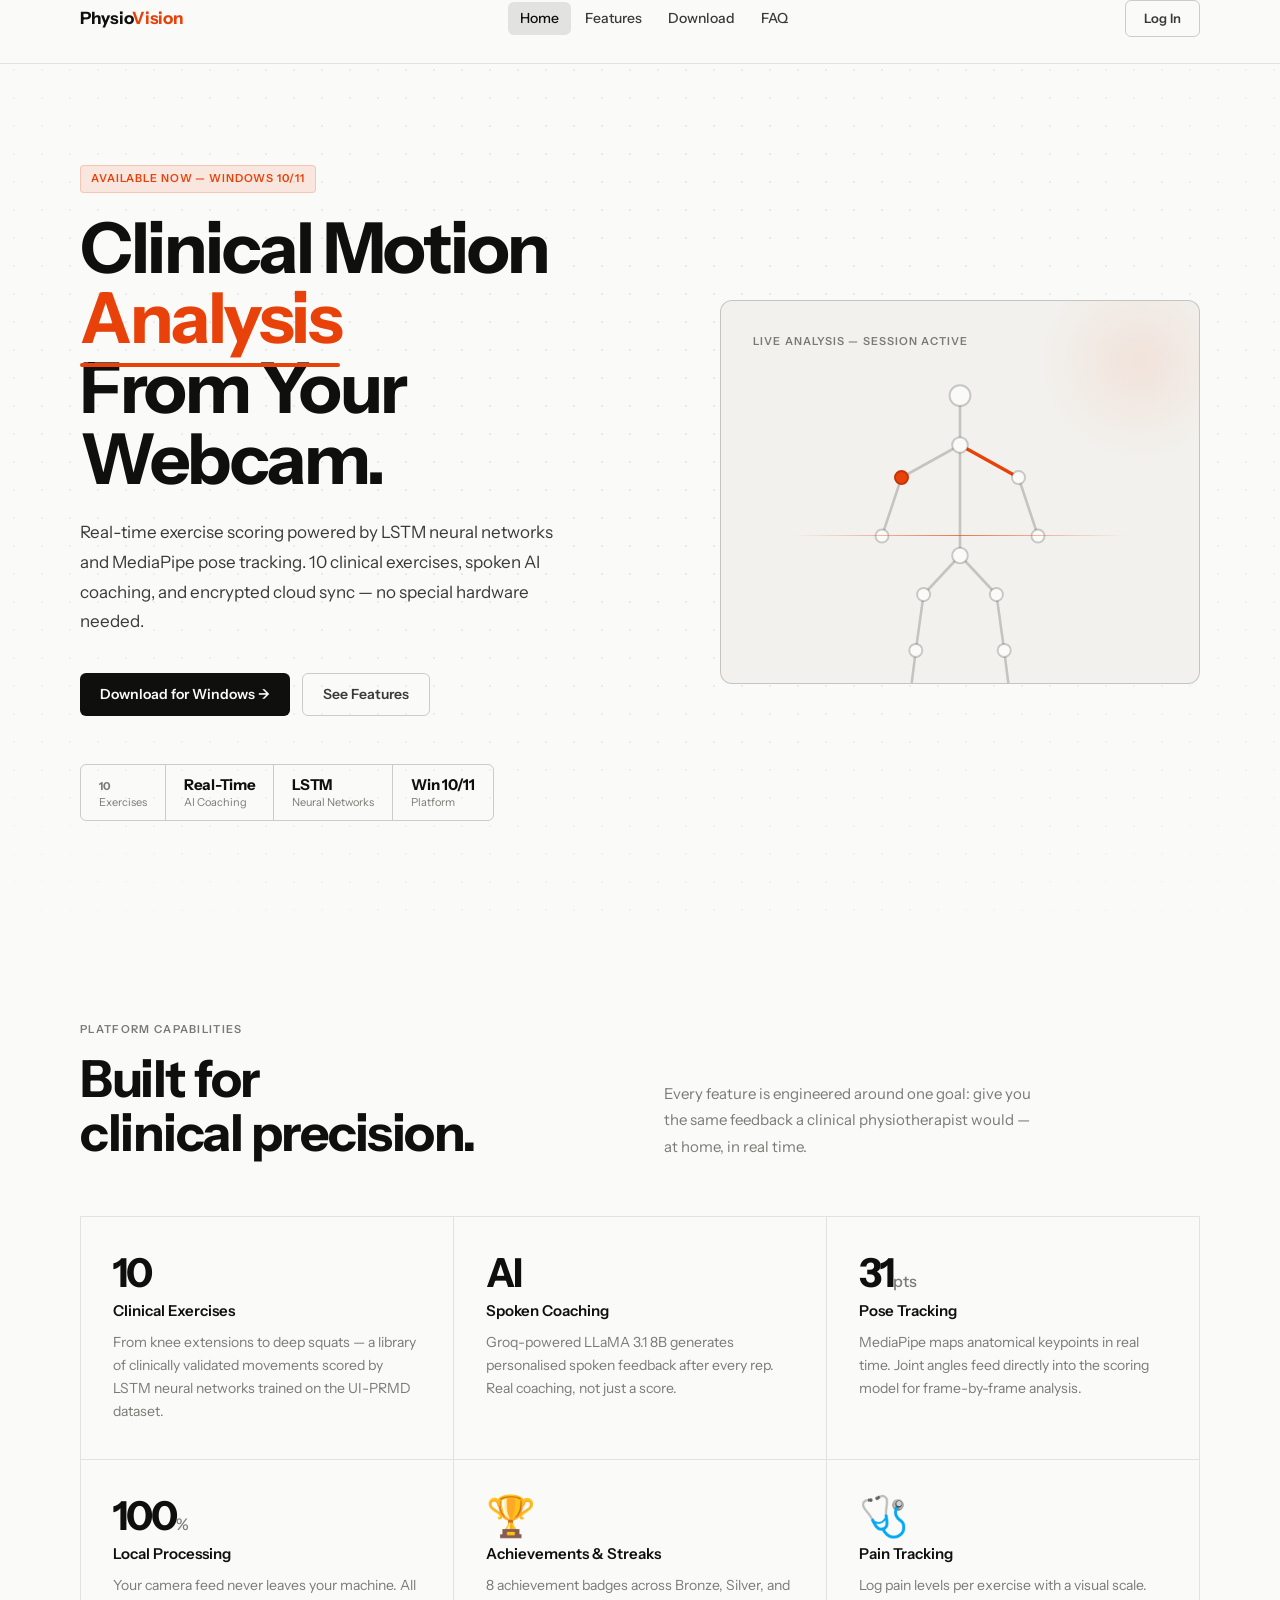
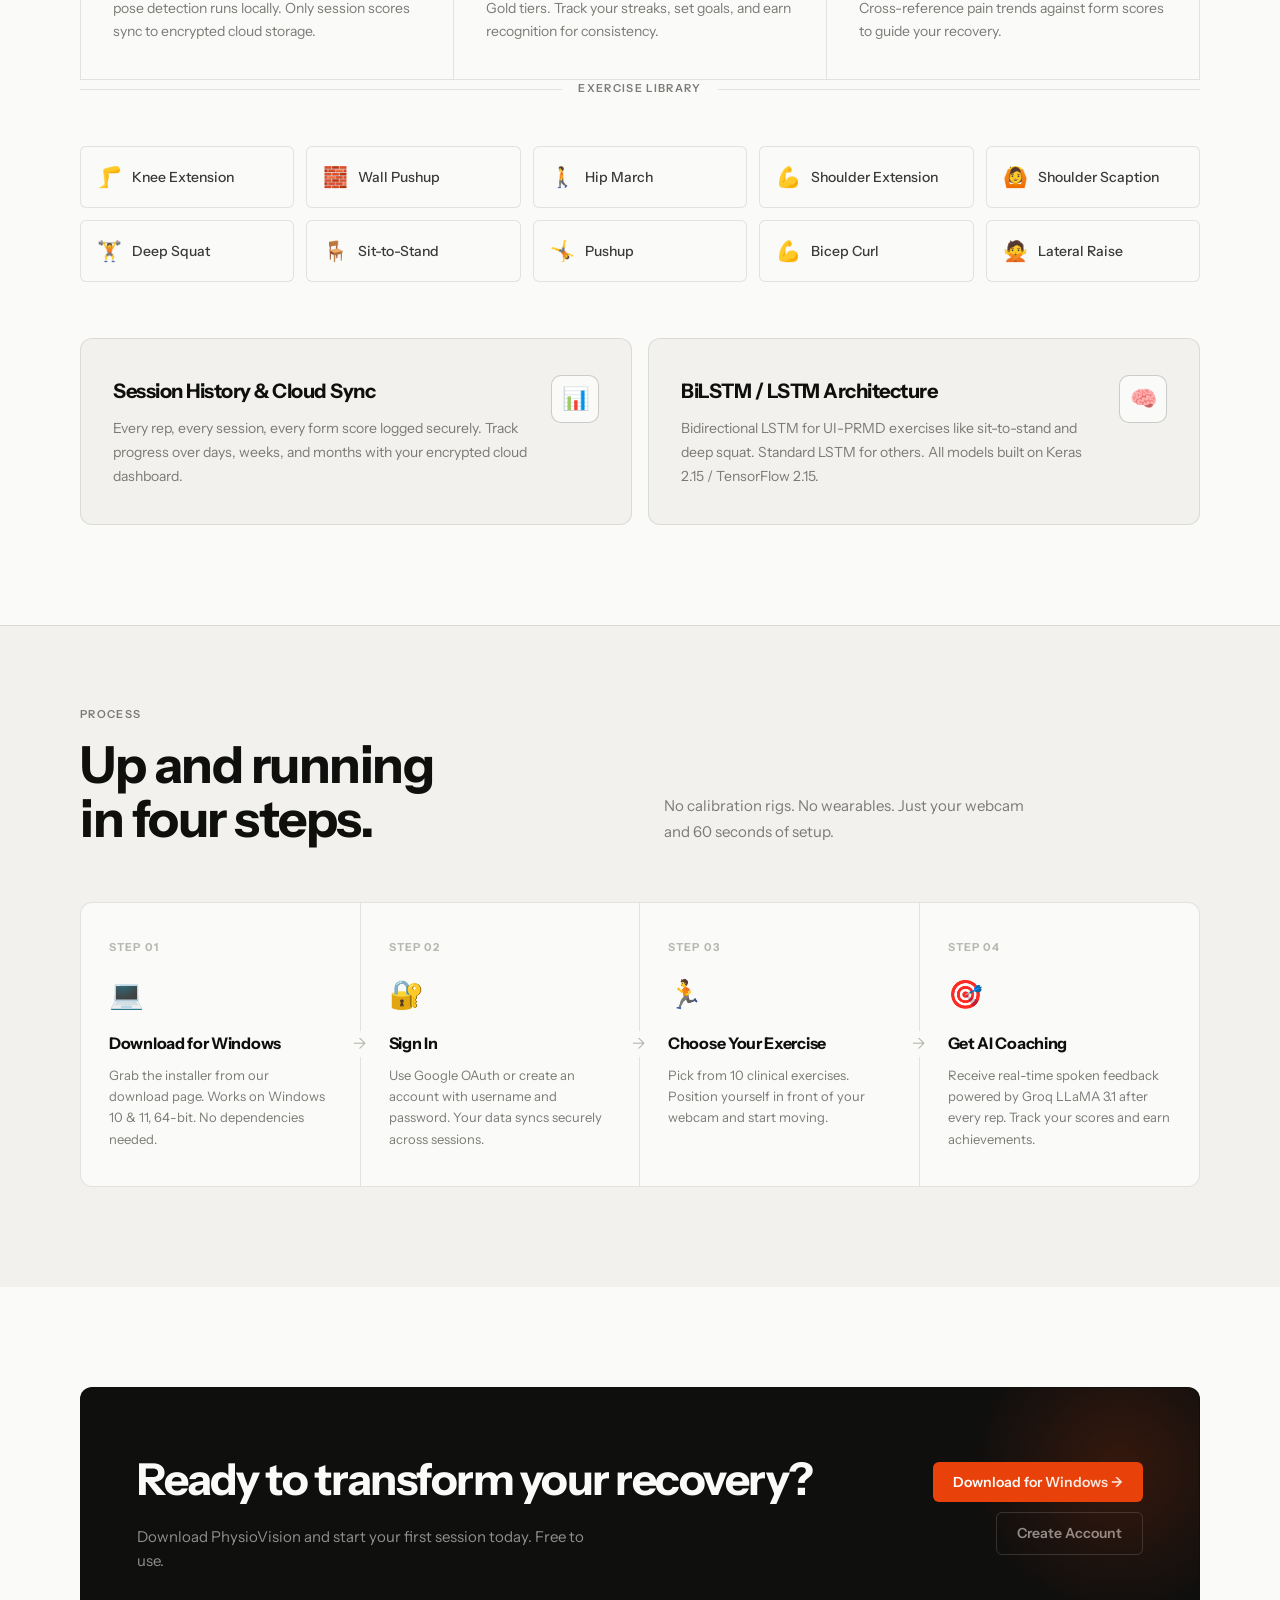
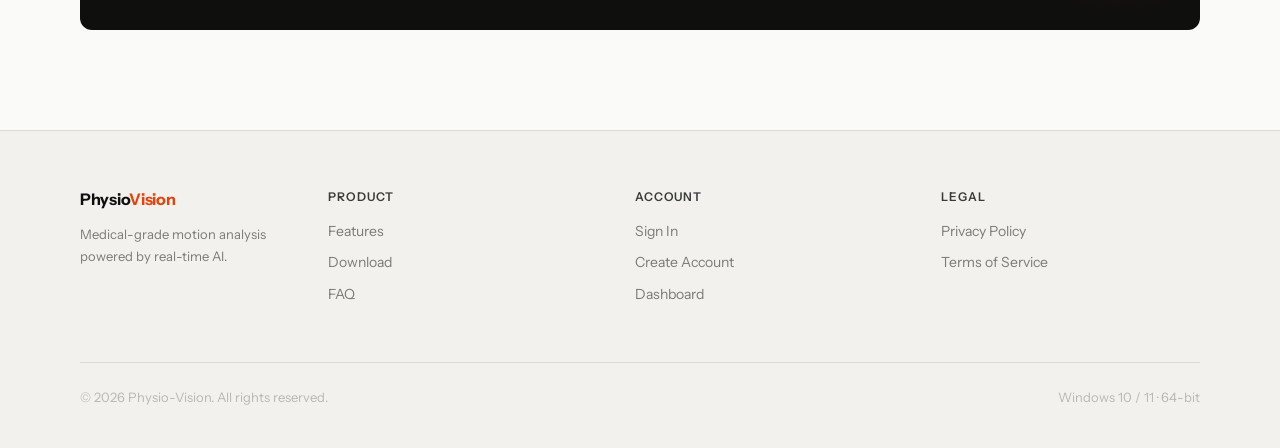
<file: PhysioVision Web/index.html>
<!DOCTYPE html>
<html lang="en">
<head>
  <meta charset="UTF-8" />
  <meta name="viewport" content="width=device-width, initial-scale=1.0" />
  <title>Physio-Vision | Clinical Motion Analysis</title>
  <meta name="description" content="Real-time clinical motion analysis powered by LSTM neural networks. 10 exercises, AI coaching, and achievement tracking — all from your webcam." />
  <link rel="icon" href="Vision_favicon.png" />
  <link rel="preconnect" href="https://fonts.googleapis.com" />
  <link rel="preconnect" href="https://fonts.gstatic.com" crossorigin />
  <link rel="stylesheet" href="css/style.css" />
  <link rel="stylesheet" href="css/index.css" />
</head>
<body>

  <nav>
    <div class="container">
      <div class="nav-inner">
        <a href="index.html" class="logo">Physio<em>Vision</em></a>
        <div class="nav-links">
          <a href="index.html" class="active">Home</a>
          <a href="#features">Features</a>
          <a href="download.html">Download</a>
          <a href="faq.html">FAQ</a>
        </div>
        <div class="nav-right">
          <a href="login.html" class="nav-auth-btn desktop-only" data-auth-link>Log In</a>
          <button class="nav-toggle" aria-label="Toggle menu" aria-expanded="false">
            <span class="nav-toggle-bar"></span>
            <span class="nav-toggle-bar"></span>
            <span class="nav-toggle-bar"></span>
          </button>
        </div>
      </div>
    </div>
  </nav>
  <div class="nav-mobile">
    <a href="index.html">Home</a>
    <a href="#features">Features</a>
    <a href="download.html">Download</a>
    <a href="faq.html">FAQ</a>
    <a href="login.html" data-auth-link>Log In</a>
  </div>

  <section class="hero">
    <div class="container">
      <div class="hero-inner">
        <div>
          <div class="badge hero-badge reveal">Available Now — Windows 10/11</div>
          <h1 class="hero-title reveal reveal-delay-1">
            Clinical Motion<br>
            <span class="accent-word">Analysis</span><br>
            From Your Webcam.
          </h1>
          <p class="hero-desc reveal reveal-delay-2">
            Real-time exercise scoring powered by LSTM neural networks and MediaPipe pose tracking.
            10 clinical exercises, spoken AI coaching, and encrypted cloud sync — no special hardware needed.
          </p>
          <div class="hero-actions reveal reveal-delay-3">
            <a href="download.html" class="btn btn-primary">Download for Windows →</a>
            <a href="#features" class="btn btn-outline">See Features</a>
          </div>
          <div class="hero-specs reveal reveal-delay-4">
            <div class="spec-item">
              <strong><span data-count="10" data-suffix="">10</span></strong>
              <span>Exercises</span>
            </div>
            <div class="spec-item">
              <strong>Real-Time</strong>
              <span>AI Coaching</span>
            </div>
            <div class="spec-item">
              <strong>LSTM</strong>
              <span>Neural Networks</span>
            </div>
            <div class="spec-item">
              <strong>Win 10/11</strong>
              <span>Platform</span>
            </div>
          </div>
        </div>

        <div class="hero-visual reveal reveal-delay-2">
          <div class="visual-label">Live Analysis — Session Active</div>
          <div class="joint-diagram">
            <div class="scan-line"></div>
            <svg viewBox="0 0 200 260" fill="none" xmlns="http://www.w3.org/2000/svg">
              <line class="j-line" x1="100" y1="30" x2="100" y2="60" />
              <line class="j-line" x1="100" y1="60" x2="55"  y2="85" />
              <line class="j-line" x1="100" y1="60" x2="145" y2="85" />
              <line class="j-line" x1="55"  y1="85" x2="40"  y2="130"/>
              <line class="j-line" x1="145" y1="85" x2="160" y2="130"/>
              <line class="j-line" x1="100" y1="60" x2="100" y2="145"/>
              <line class="j-line" x1="100" y1="145" x2="72"  y2="175"/>
              <line class="j-line" x1="100" y1="145" x2="128" y2="175"/>
              <line class="j-line" x1="72"  y1="175" x2="66"  y2="218"/>
              <line class="j-line" x1="128" y1="175" x2="134" y2="218"/>
              <line class="j-line" x1="66"  y1="218" x2="62"  y2="250"/>
              <line class="j-line" x1="134" y1="218" x2="138" y2="250"/>
              <circle class="j-node" cx="100" cy="22"  r="8"  />
              <circle class="j-node" cx="100" cy="60"  r="6"  />
              <circle class="j-node" cx="55"  cy="85"  r="5"  />
              <circle class="j-node" cx="145" cy="85"  r="5"  />
              <circle class="j-node" cx="40"  cy="130" r="5"  />
              <circle class="j-node" cx="160" cy="130" r="5"  />
              <circle class="j-node" cx="100" cy="145" r="6"  />
              <circle class="j-node" cx="72"  cy="175" r="5"  />
              <circle class="j-node" cx="128" cy="175" r="5"  />
              <circle class="j-node" cx="66"  cy="218" r="5"  />
              <circle class="j-node" cx="134" cy="218" r="5"  />
            </svg>
          </div>
          <div class="visual-score">
            <div>
              <div class="visual-label" style="margin-bottom:4px;">Form Score</div>
              <div class="score-num">94<span>%</span></div>
            </div>
            <div class="score-bars">
              <div class="score-bar"></div>
              <div class="score-bar"></div>
              <div class="score-bar"></div>
              <div class="score-bar"></div>
              <div class="score-bar"></div>
              <div class="score-bar"></div>
              <div class="score-bar"></div>
            </div>
          </div>
        </div>
      </div>
    </div>
  </section>

  <section id="features" class="features-section">
    <div class="container">
      <div class="section-header reveal">
        <div class="section-header-left">
          <p class="label">Platform Capabilities</p>
          <h2 class="display-title">Built for<br>clinical precision.</h2>
        </div>
        <p class="section-sub">
          Every feature is engineered around one goal: give you the same feedback
          a clinical physiotherapist would — at home, in real time.
        </p>
      </div>

      <div class="spec-grid reveal">
        <div class="spec-cell">
          <div class="spec-num"><span data-count="10" data-suffix="">10</span></div>
          <div class="spec-cell-title">Clinical Exercises</div>
          <div class="spec-cell-desc">From knee extensions to deep squats — a library of clinically validated movements scored by LSTM neural networks trained on the UI-PRMD dataset.</div>
        </div>
        <div class="spec-cell">
          <div class="spec-num">AI</div>
          <div class="spec-cell-title">Spoken Coaching</div>
          <div class="spec-cell-desc">Groq-powered LLaMA 3.1 8B generates personalised spoken feedback after every rep. Real coaching, not just a score.</div>
        </div>
        <div class="spec-cell">
          <div class="spec-num"><span data-count="33" data-suffix="">33</span><span class="spec-unit">pts</span></div>
          <div class="spec-cell-title">Pose Tracking</div>
          <div class="spec-cell-desc">MediaPipe maps anatomical keypoints in real time. Joint angles feed directly into the scoring model for frame-by-frame analysis.</div>
        </div>
        <div class="spec-cell">
          <div class="spec-num">100<span class="spec-unit">%</span></div>
          <div class="spec-cell-title">Local Processing</div>
          <div class="spec-cell-desc">Your camera feed never leaves your machine. All pose detection runs locally. Only session scores sync to encrypted cloud storage.</div>
        </div>
        <div class="spec-cell">
          <div class="spec-num">🏆</div>
          <div class="spec-cell-title">Achievements &amp; Streaks</div>
          <div class="spec-cell-desc">8 achievement badges across Bronze, Silver, and Gold tiers. Track your streaks, set goals, and earn recognition for consistency.</div>
        </div>
        <div class="spec-cell">
          <div class="spec-num">🩺</div>
          <div class="spec-cell-title">Pain Tracking</div>
          <div class="spec-cell-desc">Log pain levels per exercise with a visual scale. Cross-reference pain trends against form scores to guide your recovery.</div>
        </div>
      </div>

      <div class="section-rule reveal">
        <span class="label">Exercise Library</span>
      </div>
      <div class="exercise-grid reveal">
        <div class="exercise-card"><span class="exercise-icon">🦵</span><span>Knee Extension</span></div>
        <div class="exercise-card"><span class="exercise-icon">🧱</span><span>Wall Pushup</span></div>
        <div class="exercise-card"><span class="exercise-icon">🚶</span><span>Hip March</span></div>
        <div class="exercise-card"><span class="exercise-icon">💪</span><span>Shoulder Extension</span></div>
        <div class="exercise-card"><span class="exercise-icon">🙆</span><span>Shoulder Scaption</span></div>
        <div class="exercise-card"><span class="exercise-icon">🏋️</span><span>Deep Squat</span></div>
        <div class="exercise-card"><span class="exercise-icon">🪑</span><span>Sit-to-Stand</span></div>
        <div class="exercise-card"><span class="exercise-icon">🤸</span><span>Pushup</span></div>
        <div class="exercise-card"><span class="exercise-icon">💪</span><span>Bicep Curl</span></div>
        <div class="exercise-card"><span class="exercise-icon">🙅</span><span>Lateral Raise</span></div>
      </div>

      <div class="feature-cards" style="margin-top:56px;">
        <div class="feature-card reveal reveal-delay-1">
          <div>
            <h3>Session History &amp; Cloud Sync</h3>
            <p>Every rep, every session, every form score logged securely. Track progress over days, weeks, and months with your encrypted cloud dashboard.</p>
          </div>
          <div class="feature-icon">📊</div>
        </div>
        <div class="feature-card reveal reveal-delay-2">
          <div>
            <h3>BiLSTM / LSTM Architecture</h3>
            <p>Bidirectional LSTM for UI-PRMD exercises like sit-to-stand and deep squat. Standard LSTM for others. All models built on Keras 2.15 / TensorFlow 2.15.</p>
          </div>
          <div class="feature-icon">🧠</div>
        </div>
      </div>
    </div>
  </section>

  <section id="how-it-works" class="how-section">
    <div class="container">
      <div class="section-header reveal">
        <div class="section-header-left">
          <p class="label">Process</p>
          <h2 class="display-title">Up and running<br>in four steps.</h2>
        </div>
        <p class="section-sub">No calibration rigs. No wearables. Just your webcam and 60 seconds of setup.</p>
      </div>
      <div class="steps-track reveal">
        <div class="step">
          <div class="step-num">Step 01</div>
          <div class="step-icon">💻</div>
          <h4>Download for Windows</h4>
          <p>Grab the installer from our download page. Works on Windows 10 &amp; 11, 64-bit. No dependencies needed.</p>
        </div>
        <div class="step">
          <div class="step-num">Step 02</div>
          <div class="step-icon">🔐</div>
          <h4>Sign In</h4>
          <p>Use Google OAuth or create an account with username and password. Your data syncs securely across sessions.</p>
        </div>
        <div class="step">
          <div class="step-num">Step 03</div>
          <div class="step-icon">🏃</div>
          <h4>Choose Your Exercise</h4>
          <p>Pick from 10 clinical exercises. Position yourself in front of your webcam and start moving.</p>
        </div>
        <div class="step">
          <div class="step-num">Step 04</div>
          <div class="step-icon">🎯</div>
          <h4>Get AI Coaching</h4>
          <p>Receive real-time spoken feedback powered by Groq LLaMA 3.1 after every rep. Track your scores and earn achievements.</p>
        </div>
      </div>
    </div>
  </section>

  <section class="cta-section">
    <div class="container">
      <div class="cta-box reveal">
        <div>
          <h2>Ready to transform your recovery?</h2>
          <p>Download PhysioVision and start your first session today. Free to use.</p>
        </div>
        <div class="cta-actions">
          <a href="download.html" class="btn btn-accent">Download for Windows →</a>
          <a href="signup.html" class="btn btn-outline" style="border-color:rgba(255,255,255,0.15); color:rgba(250,250,248,0.55);">Create Account</a>
        </div>
      </div>
    </div>
  </section>

  <footer>
    <div class="container">
      <div class="footer-grid">
        <div class="footer-brand">
          <a href="index.html" class="logo">Physio<em>Vision</em></a>
          <p>Medical-grade motion analysis powered by real-time AI.</p>
        </div>
        <div class="footer-col">
          <div class="footer-col-title">Product</div>
          <a href="#features">Features</a>
          <a href="download.html">Download</a>
          <a href="faq.html">FAQ</a>
        </div>
        <div class="footer-col">
          <div class="footer-col-title">Account</div>
          <a href="login.html">Sign In</a>
          <a href="signup.html">Create Account</a>
          <a href="dashboard.html">Dashboard</a>
        </div>
        <div class="footer-col">
          <div class="footer-col-title">Legal</div>
          <a href="privacy.html">Privacy Policy</a>
          <a href="terms.html">Terms of Service</a>
        </div>
      </div>
      <div class="footer-bottom">
        <span>&copy; 2026 Physio-Vision. All rights reserved.</span>
        <span>Windows 10 / 11 &middot; 64-bit</span>
      </div>
    </div>
  </footer>

  <script src="js/security.js"></script>
  <script src="js/shared.js"></script>
  <script src="js/index.js"></script>
</body>
</html>
</file>
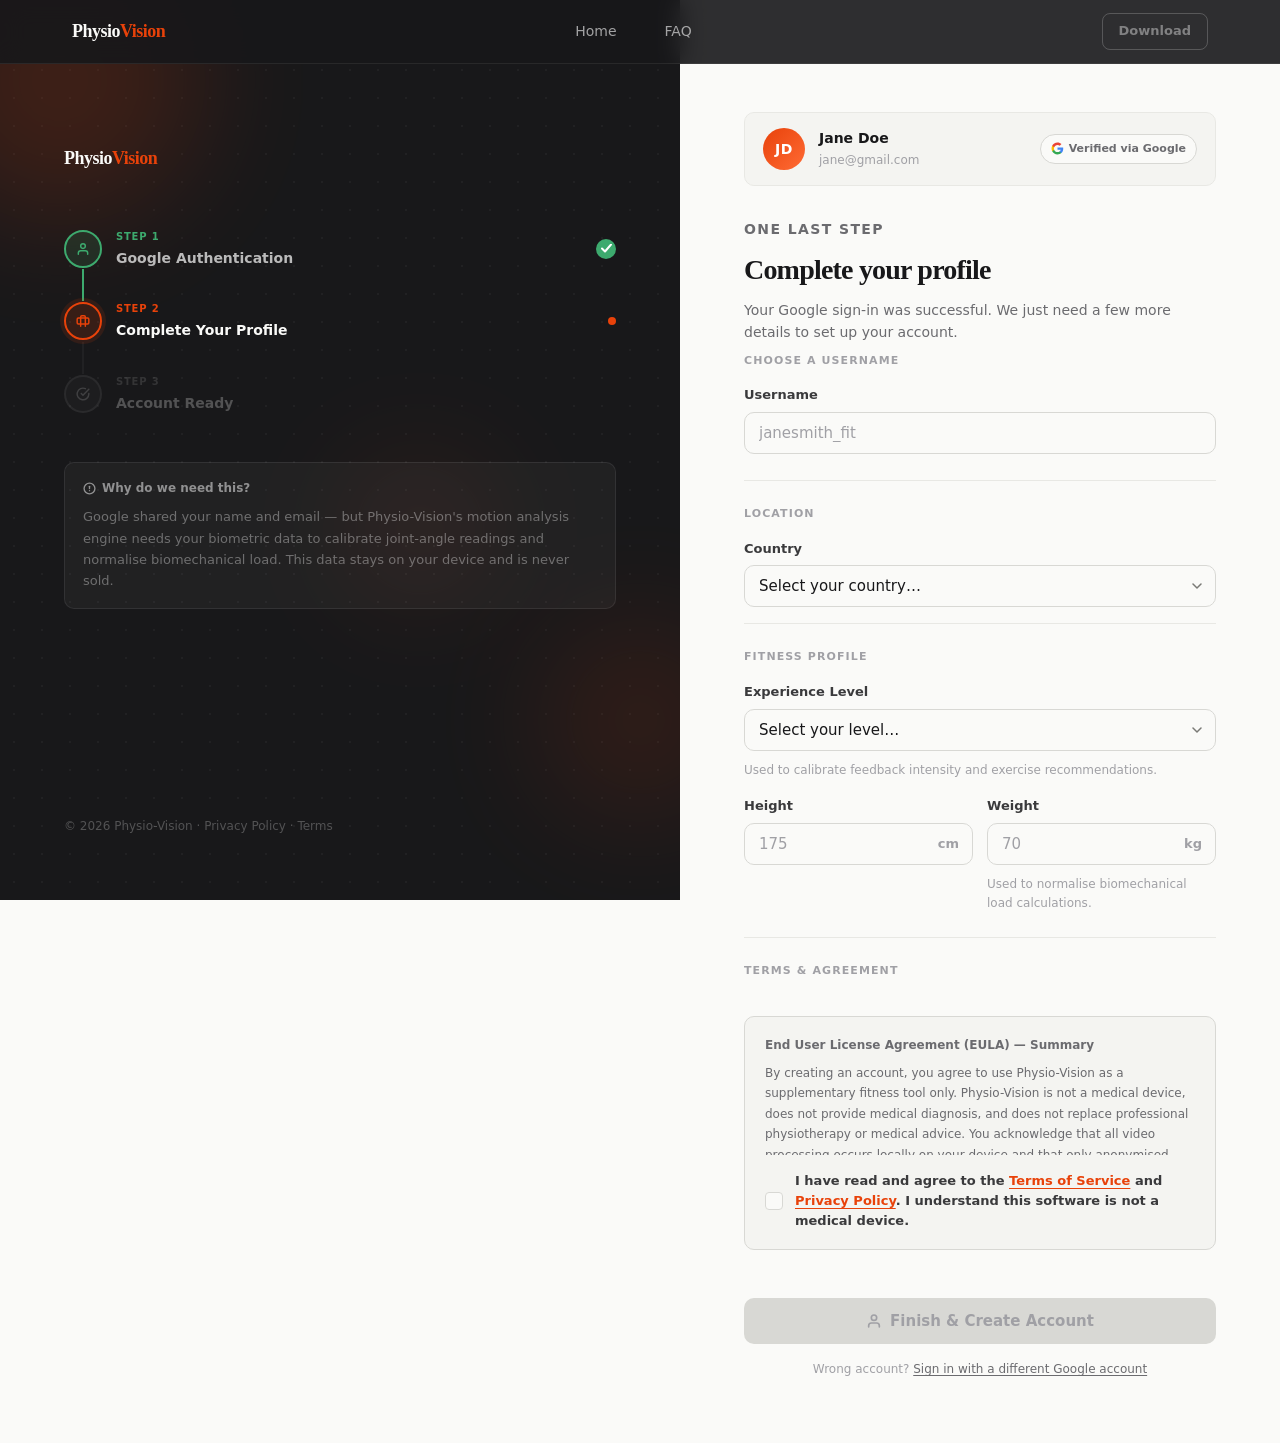
<file: PhysioVision Web/complete-profile.html>
<!DOCTYPE html>
<html lang="en">
<head>
  <meta charset="UTF-8" />
  <meta name="viewport" content="width=device-width, initial-scale=1.0" />
  <title>Complete Your Profile | Physio-Vision</title>
  <meta name="description" content="Almost there — finish setting up your Physio-Vision account." />
  <link rel="icon" href="Vision_favicon.png" />
  <link rel="preconnect" href="https://fonts.googleapis.com" />
  <link rel="preconnect" href="https://fonts.gstatic.com" crossorigin />
  <link rel="stylesheet" href="css/style.css" />
  <link rel="stylesheet" href="css/complete-profile.css" />
  <script src="https://challenges.cloudflare.com/turnstile/v0/api.js" async defer></script>
</head>
<body>

  <nav>
    <div class="container nav-inner">
      <a href="index.html" class="logo">Physio<em>Vision</em></a>
      <div class="nav-links">
        <a href="index.html">Home</a>
        <a href="faq.html">FAQ</a>
      </div>
      <div class="nav-right">
        <a href="download.html" class="btn btn-outline">Download</a>
      </div>
    </div>
  </nav>

  <div class="cp-page">

    <!-- ── LEFT PANEL ── -->
    <div class="cp-left">
      <!-- Animated background orbs -->
      <div class="orb orb-1"></div>
      <div class="orb orb-2"></div>
      <div class="orb orb-3"></div>

      <div class="cp-left-content">
        <a href="index.html" class="logo">Physio<em>Vision</em></a>

        <!-- Step tracker -->
        <div class="step-track">
          <div class="step done">
            <div class="step-icon">
              <svg width="14" height="14" viewBox="0 0 24 24" fill="none" stroke="currentColor" stroke-width="2.5" stroke-linecap="round"><path d="M20 21v-2a4 4 0 0 0-4-4H8a4 4 0 0 0-4 4v2"/><circle cx="12" cy="7" r="4"/></svg>
            </div>
            <div class="step-label">
              <span class="step-num">Step 1</span>
              <span class="step-title">Google Authentication</span>
            </div>
            <div class="step-check">
              <svg width="11" height="9" viewBox="0 0 11 9" fill="none"><path d="M1 4.5l3 3 6-7" stroke="currentColor" stroke-width="2" stroke-linecap="round" stroke-linejoin="round"/></svg>
            </div>
          </div>

          <div class="step-connector">
            <div class="step-connector-fill"></div>
          </div>

          <div class="step active">
            <div class="step-icon">
              <svg width="14" height="14" viewBox="0 0 24 24" fill="none" stroke="currentColor" stroke-width="2.5" stroke-linecap="round"><path d="M20 7H4a2 2 0 0 0-2 2v6a2 2 0 0 0 2 2h16a2 2 0 0 0 2-2V9a2 2 0 0 0-2-2z"/><path d="M16 21V5a2 2 0 0 0-2-2h-4a2 2 0 0 0-2 2v16"/></svg>
            </div>
            <div class="step-label">
              <span class="step-num">Step 2</span>
              <span class="step-title">Complete Your Profile</span>
            </div>
            <div class="step-pulse"></div>
          </div>

          <div class="step-connector dim"></div>

          <div class="step dim">
            <div class="step-icon">
              <svg width="14" height="14" viewBox="0 0 24 24" fill="none" stroke="currentColor" stroke-width="2.5" stroke-linecap="round"><path d="M22 11.08V12a10 10 0 1 1-5.93-9.14"/><polyline points="22 4 12 14.01 9 11.01"/></svg>
            </div>
            <div class="step-label">
              <span class="step-num">Step 3</span>
              <span class="step-title">Account Ready</span>
            </div>
          </div>
        </div>

        <!-- Why we need this -->
        <div class="why-box">
          <p class="why-title">
            <svg width="13" height="13" viewBox="0 0 24 24" fill="none" stroke="currentColor" stroke-width="2.5" stroke-linecap="round"><circle cx="12" cy="12" r="10"/><line x1="12" y1="8" x2="12" y2="12"/><line x1="12" y1="16" x2="12.01" y2="16"/></svg>
            Why do we need this?
          </p>
          <p class="why-body">
            Google shared your name and email — but Physio-Vision's motion analysis engine needs your 
            biometric data to calibrate joint-angle readings and normalise biomechanical load. 
            This data stays on your device and is never sold.
          </p>
        </div>
      </div>

      <div class="cp-left-footer">
        &copy; 2026 Physio-Vision &middot; <a href="privacy.html">Privacy Policy</a> &middot; <a href="terms.html">Terms</a>
      </div>
    </div>

    <!-- ── RIGHT PANEL ── -->
    <div class="cp-right">

      <!-- Google identity card -->
      <div class="identity-card">
        <div class="identity-avatar" id="identity-avatar">JD</div>
        <div class="identity-info">
          <p class="identity-name" id="identity-name">Jane Doe</p>
          <p class="identity-email" id="identity-email">jane@gmail.com</p>
        </div>
        <div class="identity-badge">
          <svg width="13" height="13" viewBox="0 0 24 24"><path fill="#4285F4" d="M22.56 12.25c0-.78-.07-1.53-.2-2.25H12v4.26h5.92c-.26 1.37-1.04 2.53-2.21 3.31v2.77h3.57c2.08-1.92 3.28-4.74 3.28-8.09z"/><path fill="#34A853" d="M12 23c2.97 0 5.46-.98 7.28-2.66l-3.57-2.77c-.98.66-2.23 1.06-3.71 1.06-2.86 0-5.29-1.93-6.16-4.53H2.18v2.84C3.99 20.53 7.7 23 12 23z"/><path fill="#FBBC05" d="M5.84 14.09c-.22-.66-.35-1.36-.35-2.09s.13-1.43.35-2.09V7.07H2.18C1.43 8.55 1 10.22 1 12s.43 3.45 1.18 4.93l3.66-2.84z"/><path fill="#EA4335" d="M12 5.38c1.62 0 3.06.56 4.21 1.64l3.15-3.15C17.45 2.09 14.97 1 12 1 7.7 1 3.47 3.47 2.18 7.07l3.66 2.84c.87-2.6 3.3-4.53 6.16-4.53z"/></svg>
          Verified via Google
        </div>
      </div>

      <div class="cp-form-header">
        <p class="label">One last step</p>
        <h1>Complete your profile</h1>
        <p>Your Google sign-in was successful. We just need a few more details to set up your account.</p>
      </div>

      <form id="cp-form" novalidate>

        <!-- USERNAME -->
        <p class="form-section-title">Choose a Username</p>

        <div class="form-group">
          <label for="username">Username</label>
          <input class="form-input" type="text" id="username" name="username"
            placeholder="janesmith_fit" required minlength="3" maxlength="20" autocomplete="username" />
          <span class="hint" id="username-hint"></span>
          <span class="error-msg"></span>
        </div>

        <!-- LOCATION -->
        <p class="form-section-title">Location</p>

        <div class="form-group">
          <label for="country">Country</label>
          <div class="select-wrap">
            <select class="form-select" id="country" name="country" required>
              <option value="" disabled selected>Select your country…</option>
            </select>
          </div>
          <span class="error-msg"></span>
        </div>

        <!-- FITNESS PROFILE -->
        <p class="form-section-title">Fitness Profile</p>

        <div class="form-group">
          <label for="level">Experience Level</label>
          <div class="select-wrap">
            <select class="form-select" id="level" name="level" required>
              <option value="" disabled selected>Select your level…</option>
              <option value="beginner">Beginner — I'm just getting started</option>
              <option value="intermediate">Intermediate — I exercise regularly</option>
              <option value="advanced">Advanced — I train competitively or professionally</option>
            </select>
          </div>
          <span class="hint">Used to calibrate feedback intensity and exercise recommendations.</span>
          <span class="error-msg"></span>
        </div>

        <div class="form-row">
          <div class="form-group">
            <label for="height">Height</label>
            <div class="input-unit-wrap">
              <input class="form-input" type="number" id="height" name="height_cm"
                placeholder="175" min="50" max="280" required />
              <span class="input-unit-label">cm</span>
            </div>
            <span class="error-msg"></span>
          </div>
          <div class="form-group">
            <label for="weight">Weight</label>
            <div class="input-unit-wrap">
              <input class="form-input" type="number" id="weight" name="weight_kg"
                placeholder="70" min="10" max="500" required />
              <span class="input-unit-label">kg</span>
            </div>
            <span class="hint">Used to normalise biomechanical load calculations.</span>
            <span class="error-msg"></span>
          </div>
        </div>

        <!-- EULA -->
        <p class="form-section-title">Terms &amp; Agreement</p>

        <div class="eula-wrap">
          <div class="eula-scroll">
            <p><strong>End User License Agreement (EULA) — Summary</strong></p>
            <p style="margin-top:8px;">
              By creating an account, you agree to use Physio-Vision as a supplementary 
              fitness tool only. Physio-Vision is not a medical device, does not provide 
              medical diagnosis, and does not replace professional physiotherapy or medical 
              advice. You acknowledge that all video processing occurs locally on your 
              device and that only anonymised numeric session data is synced to our servers.
              You agree not to redistribute, reverse engineer, or resell the software.
              Physio-Vision reserves the right to revoke Beta access at any time.
              For the full terms, please visit <a href="terms.html">physiovision.app/terms</a>.
            </p>
          </div>
          <div class="form-group" style="margin-bottom:0;">
            <label class="eula-check-row">
              <div class="custom-checkbox">
                <input type="checkbox" id="eula" name="eula_accepted" required />
                <div class="checkbox-box">
                  <svg width="10" height="8" viewBox="0 0 10 8" fill="none">
                    <path d="M1 4l3 3 5-6" stroke="white" stroke-width="1.8" stroke-linecap="round" stroke-linejoin="round"/>
                  </svg>
                </div>
              </div>
              <span class="eula-text">
                I have read and agree to the <a href="terms.html">Terms of Service</a> 
                and <a href="privacy.html">Privacy Policy</a>. I understand this software is not a medical device.
              </span>
            </label>
            <span class="error-msg"></span>
          </div>
        </div>

        <!-- SUBMIT -->

        <div class="form-group" style="display: flex; justify-content: center; margin: 10px 0 20px;">
       <div class="cf-turnstile" data-sitekey="0x4AAAAAADMHf-gX5yX2YfQp" data-theme="dark"></div>
     </div>

        <button type="submit" class="btn-submit" id="btn-submit" disabled>
          <svg width="16" height="16" viewBox="0 0 24 24" fill="none" stroke="currentColor" stroke-width="2.5" stroke-linecap="round"><path d="M20 21v-2a4 4 0 0 0-4-4H8a4 4 0 0 0-4 4v2"/><circle cx="12" cy="7" r="4"/></svg>
          Finish &amp; Create Account
        </button>

        <p class="cp-footer-note">
          Wrong account? <a href="login.html">Sign in with a different Google account</a>
        </p>

      </form>
    </div>

  </div>

  <script src="js/security.js"></script>
  <script src="js/shared.js"></script>
  <script src="js/complete-profile.js"></script>
</body>
</html>
</file>
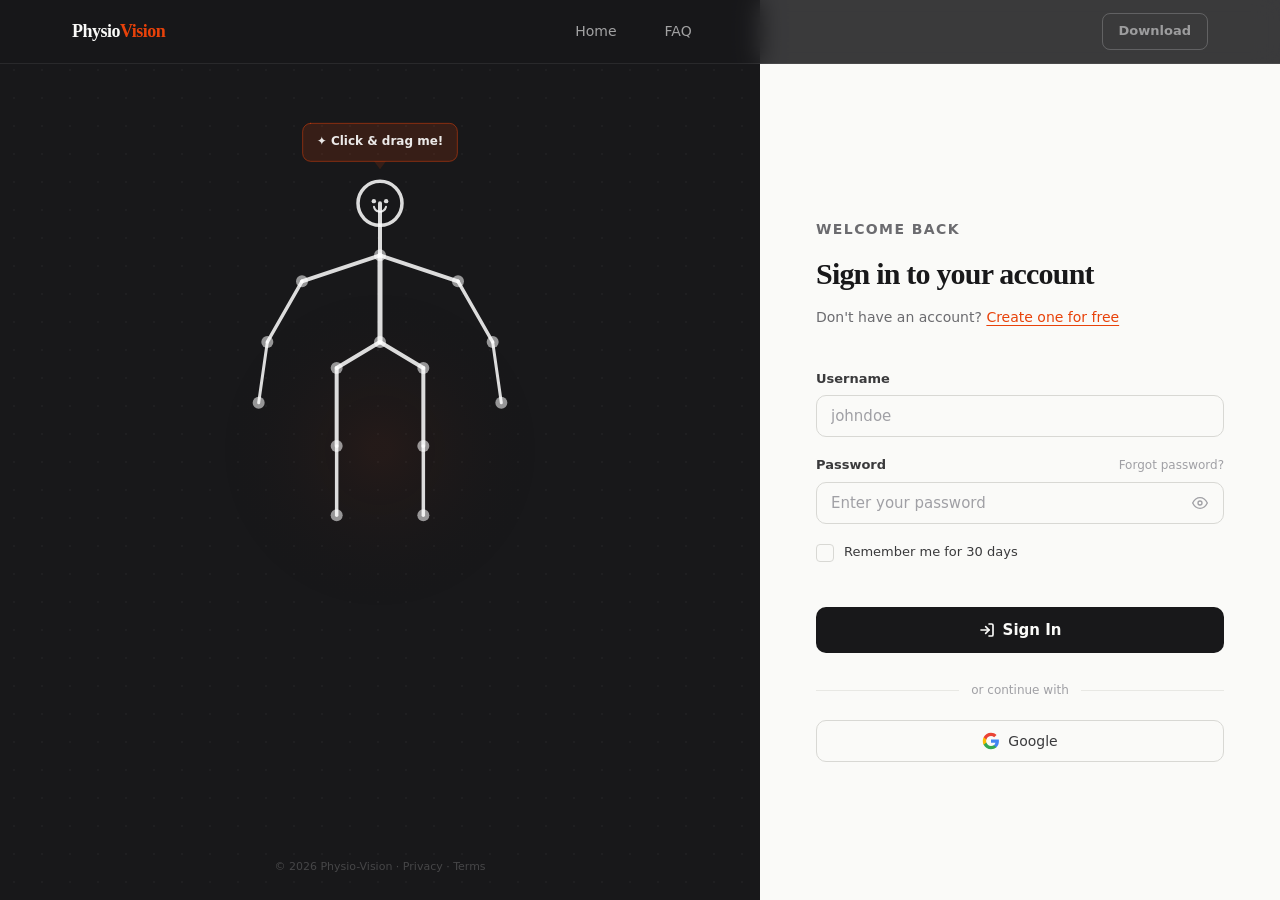
<file: PhysioVision Web/dashboard.html>
<!DOCTYPE html>
<html lang="en">
<head>
  <meta charset="UTF-8" />
  <meta name="viewport" content="width=device-width, initial-scale=1.0" />
  <title>Dashboard | Physio-Vision</title>
  <link rel="icon" href="Vision_favicon.png" />
  <link rel="preconnect" href="https://fonts.googleapis.com" />
  <link rel="preconnect" href="https://fonts.gstatic.com" crossorigin />
  <link href="https://fonts.googleapis.com/css2?family=DM+Sans:wght@300;400;500;600;700&family=DM+Mono:wght@400;500&display=swap" rel="stylesheet" />
  <link rel="stylesheet" href="css/style.css" />
  <link rel="stylesheet" href="css/dashboard.css" />
</head>
<body>

  <aside id="sidebar" class="sidebar">
    <div class="sidebar-top">
      <a href="index.html" class="logo">Physio<em>Vision</em></a>
    </div>
    <nav class="sidebar-nav">
      <a class="nav-item active" data-page="overview" href="#">
        <svg width="16" height="16" viewBox="0 0 16 16" fill="none"><rect x="1" y="1" width="6" height="6" rx="1" stroke="currentColor" stroke-width="1.5"/><rect x="9" y="1" width="6" height="6" rx="1" stroke="currentColor" stroke-width="1.5"/><rect x="1" y="9" width="6" height="6" rx="1" stroke="currentColor" stroke-width="1.5"/><rect x="9" y="9" width="6" height="6" rx="1" stroke="currentColor" stroke-width="1.5"/></svg>
        Overview
      </a>
      <a class="nav-item" data-page="achievements" href="#">
        <svg width="16" height="16" viewBox="0 0 16 16" fill="none"><circle cx="8" cy="6" r="5" stroke="currentColor" stroke-width="1.5"/><path d="M5 12l-1 3h8l-1-3" stroke="currentColor" stroke-width="1.5" stroke-linejoin="round"/></svg>
        Achievements
      </a>
      <a class="nav-item" data-page="sessions" href="#">
        <svg width="16" height="16" viewBox="0 0 16 16" fill="none"><path d="M2 4h12M2 8h12M2 12h8" stroke="currentColor" stroke-width="1.5" stroke-linecap="round"/></svg>
        Sessions
      </a>
      <a class="nav-item" data-page="goals" href="#">
        <svg width="16" height="16" viewBox="0 0 16 16" fill="none"><circle cx="8" cy="8" r="7" stroke="currentColor" stroke-width="1.5"/><circle cx="8" cy="8" r="3" stroke="currentColor" stroke-width="1.5"/><circle cx="8" cy="8" r="1" fill="currentColor"/></svg>
        Goals
      </a>
      <a class="nav-item" data-page="pain" href="#">
        <svg width="16" height="16" viewBox="0 0 16 16" fill="none"><path d="M8 1v14M1 8h14" stroke="currentColor" stroke-width="1.5" stroke-linecap="round"/></svg>
        Pain Tracking
      </a>
    </nav>
    <div class="sidebar-bottom">
      <a href="index.html" class="nav-item back-link">&larr; Back to site</a>
      <button class="signout-btn">Sign out</button>
    </div>
  </aside>

  <main class="main">
    <header class="topbar">
      <button id="sidebar-toggle" class="sidebar-toggle" aria-label="Toggle sidebar">
        <span></span><span></span><span></span>
      </button>
      <div class="topbar-left">
        <h1 id="page-title">Overview</h1>
        <span id="topbar-date" class="topbar-date"></span>
      </div>
      <div class="topbar-right">
        <div class="user-pill">
          <div id="dash-avatar" class="avatar">--</div>
          <span id="dash-name">Loading...</span>
        </div>
      </div>
    </header>

    <div class="content">

      <div id="tab-overview" class="tab-content active">
        <div class="stat-grid">
          <div class="stat-card sc-sessions">
            <div class="stat-icon-wrap">
              <svg width="20" height="20" viewBox="0 0 20 20" fill="none"><rect x="2" y="2" width="6" height="6" rx="1.5" stroke="currentColor" stroke-width="1.5"/><rect x="12" y="2" width="6" height="6" rx="1.5" stroke="currentColor" stroke-width="1.5"/><rect x="2" y="12" width="6" height="6" rx="1.5" stroke="currentColor" stroke-width="1.5"/><rect x="12" y="12" width="6" height="6" rx="1.5" stroke="currentColor" stroke-width="1.5"/></svg>
            </div>
            <p class="stat-label">Total Sessions</p>
            <p id="stat-sessions" class="stat-value">0</p>
          </div>
          <div class="stat-card sc-score">
            <div class="stat-icon-wrap">
              <svg width="20" height="20" viewBox="0 0 20 20" fill="none"><path d="M10 2l2.5 5 5.5.8-4 3.9.9 5.3L10 14.5 5.1 17l.9-5.3-4-3.9 5.5-.8z" stroke="currentColor" stroke-width="1.5" stroke-linejoin="round"/></svg>
            </div>
            <p class="stat-label">Avg Score</p>
            <p id="stat-score" class="stat-value">0</p>
          </div>
          <div class="stat-card sc-minutes">
            <div class="stat-icon-wrap">
              <svg width="20" height="20" viewBox="0 0 20 20" fill="none"><circle cx="10" cy="10" r="8" stroke="currentColor" stroke-width="1.5"/><path d="M10 6v4l3 2" stroke="currentColor" stroke-width="1.5" stroke-linecap="round" stroke-linejoin="round"/></svg>
            </div>
            <p class="stat-label">Active Minutes</p>
            <p id="stat-minutes" class="stat-value">0</p>
          </div>
          <div class="stat-card sc-streak">
            <div class="stat-icon-wrap">
              <svg width="20" height="20" viewBox="0 0 20 20" fill="none"><path d="M10 2c0 3-3 5-3 8a4 4 0 108 0c0-3-3-5-3-8" stroke="currentColor" stroke-width="1.5" stroke-linecap="round" stroke-linejoin="round"/></svg>
            </div>
            <p class="stat-label">Streak</p>
            <p id="stat-streak" class="stat-value streak-display">0 days</p>
          </div>
        </div>

        <div class="overview-grid">
          <div class="card chart-card">
            <div class="card-header">
              <h3>Score Trend</h3>
              <div class="chart-tabs">
                <button class="chart-tab active" data-range="14">14 sessions</button>
                <button class="chart-tab" data-range="30">30 sessions</button>
              </div>
            </div>
            <canvas id="score-chart"></canvas>
          </div>

          <div class="card exercise-breakdown-card">
            <div class="card-header">
              <h3>Exercise Breakdown</h3>
            </div>
            <div id="exercise-breakdown" class="exercise-breakdown"></div>
          </div>
        </div>

        <div class="overview-grid">
          <div class="card">
            <h3 class="card-title">Recent Sessions</h3>
            <div id="recent-sessions"></div>
          </div>
          <div class="card">
            <h3 class="card-title">Personal Bests</h3>
            <div id="personal-bests"></div>
          </div>
        </div>

        <div class="card">
          <div class="card-header">
            <h3>Weekly Activity</h3>
            <span id="activity-summary" class="card-sub"></span>
          </div>
          <div id="weekly-heatmap" class="weekly-heatmap"></div>
        </div>

        <div class="card">
          <h3 class="card-title">Recent Achievements</h3>
          <div id="recent-achievements"></div>
        </div>
      </div>

      <div id="tab-achievements" class="tab-content">
        <h2 class="tab-heading">Achievements</h2>
        <div id="achievements-grid" class="achievements-grid"></div>
      </div>

      <div id="tab-sessions" class="tab-content">
        <h2 class="tab-heading">Session History</h2>
        <div class="filter-bar">
          <select id="session-filter" class="filter-select"><option value="">All Exercises</option></select>
          <span id="session-count" class="filter-count"></span>
        </div>
        <table class="session-table">
          <thead>
            <tr>
              <th class="sort-btn" data-sort="exercise">Exercise &UpDownArrow;</th>
              <th class="sort-btn" data-sort="date">Date &UpDownArrow;</th>
              <th class="sort-btn" data-sort="score">Score &UpDownArrow;</th>
              <th>Reps</th>
            </tr>
          </thead>
          <tbody id="session-tbody"></tbody>
        </table>
        <div id="session-pagination" class="pagination"></div>
      </div>

      <div id="tab-goals" class="tab-content">
        <h2 class="tab-heading">Goals</h2>
        <div id="goals-list"></div>
      </div>

      <div id="tab-pain" class="tab-content">
        <h2 class="tab-heading">Pain Tracking</h2>
        <div id="pain-list"></div>
      </div>

    </div>
  </main>

  <script src="js/security.js"></script>
  <script src="js/shared.js"></script>
  <script src="js/dashboard.js"></script>
</body>
</html>
</file>
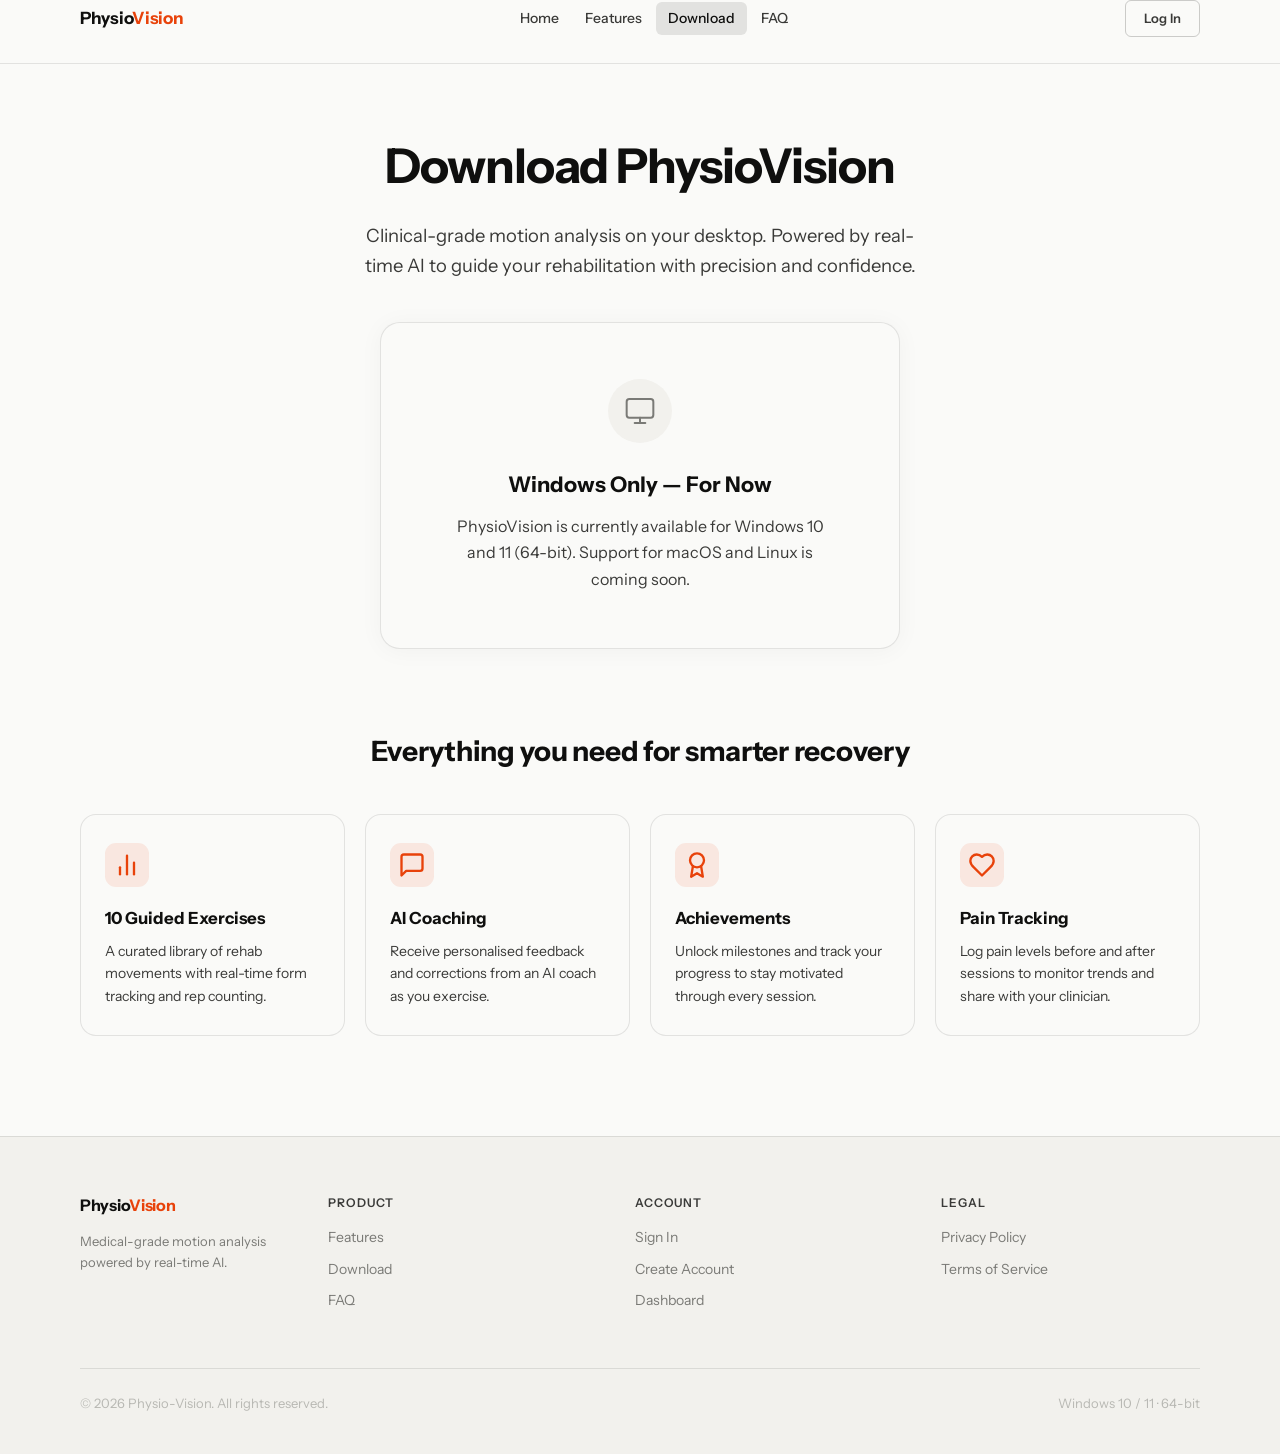
<file: PhysioVision Web/download.html>
<!DOCTYPE html>
<html lang="en">
<head>
  <meta charset="UTF-8">
  <meta name="viewport" content="width=device-width, initial-scale=1.0">
  <title>Download | Physio-Vision</title>
  <meta name="description" content="Download PhysioVision for Windows — clinical-grade motion analysis powered by real-time AI. Available for Windows 10 and 11, 64-bit.">
  <link rel="icon" href="Vision_favicon.png">
  <link rel="preconnect" href="https://fonts.googleapis.com">
  <link rel="preconnect" href="https://fonts.gstatic.com" crossorigin>
  <link href="https://fonts.googleapis.com/css2?family=Instrument+Sans:wght@400;500;600;700&display=swap" rel="stylesheet">
  <link rel="stylesheet" href="css/style.css">
  <link rel="stylesheet" href="css/download.css">
  <script src="https://challenges.cloudflare.com/turnstile/v0/api.js" async defer></script>
</head>
<body>

<nav>
  <div class="container">
    <div class="nav-inner">
      <a href="index.html" class="logo">Physio<em>Vision</em></a>
      <div class="nav-links">
        <a href="index.html">Home</a>
        <a href="index.html#features">Features</a>
        <a href="download.html">Download</a>
        <a href="faq.html">FAQ</a>
      </div>
      <div class="nav-right">
        <a href="login.html" class="nav-auth-btn desktop-only" data-auth-link>Log In</a>
        <button class="nav-toggle" aria-label="Toggle menu" aria-expanded="false">
          <span class="nav-toggle-bar"></span>
          <span class="nav-toggle-bar"></span>
          <span class="nav-toggle-bar"></span>
        </button>
      </div>
    </div>
  </div>
</nav>
<div class="nav-mobile">
  <a href="index.html">Home</a>
  <a href="index.html#features">Features</a>
  <a href="download.html">Download</a>
  <a href="faq.html">FAQ</a>
  <a href="login.html" data-auth-link>Log In</a>
</div>

<main>
  <section class="download-hero">
    <div class="container">
      <h1>Download PhysioVision</h1>
      <p class="download-subtitle">Clinical-grade motion analysis on your desktop. Powered by real-time AI to guide your rehabilitation with precision and confidence.</p>
    </div>
  </section>

  <section class="download-section">
    <div class="container">
      <div id="download-content"></div>
    </div>
  </section>

  <section class="download-features-section">
    <div class="container">
      <h2 class="download-features-heading">Everything you need for smarter recovery</h2>
      <div class="download-features">
        <div class="download-feature-card">
          <div class="download-feature-icon">
            <svg width="28" height="28" viewBox="0 0 24 24" fill="none" stroke="currentColor" stroke-width="2" stroke-linecap="round" stroke-linejoin="round"><path d="M18 20V10"/><path d="M12 20V4"/><path d="M6 20v-6"/></svg>
          </div>
          <h3>10 Guided Exercises</h3>
          <p>A curated library of rehab movements with real-time form tracking and rep counting.</p>
        </div>
        <div class="download-feature-card">
          <div class="download-feature-icon">
            <svg width="28" height="28" viewBox="0 0 24 24" fill="none" stroke="currentColor" stroke-width="2" stroke-linecap="round" stroke-linejoin="round"><path d="M21 15a2 2 0 0 1-2 2H7l-4 4V5a2 2 0 0 1 2-2h14a2 2 0 0 1 2 2z"/></svg>
          </div>
          <h3>AI Coaching</h3>
          <p>Receive personalised feedback and corrections from an AI coach as you exercise.</p>
        </div>
        <div class="download-feature-card">
          <div class="download-feature-icon">
            <svg width="28" height="28" viewBox="0 0 24 24" fill="none" stroke="currentColor" stroke-width="2" stroke-linecap="round" stroke-linejoin="round"><circle cx="12" cy="8" r="6"/><path d="M15.477 12.89 17 22l-5-3-5 3 1.523-9.11"/></svg>
          </div>
          <h3>Achievements</h3>
          <p>Unlock milestones and track your progress to stay motivated through every session.</p>
        </div>
        <div class="download-feature-card">
          <div class="download-feature-icon">
            <svg width="28" height="28" viewBox="0 0 24 24" fill="none" stroke="currentColor" stroke-width="2" stroke-linecap="round" stroke-linejoin="round"><path d="M19 14c1.49-1.46 3-3.21 3-5.5A5.5 5.5 0 0 0 16.5 3c-1.76 0-3 .5-4.5 2-1.5-1.5-2.74-2-4.5-2A5.5 5.5 0 0 0 2 8.5c0 2.3 1.5 4.05 3 5.5l7 7Z"/></svg>
          </div>
          <h3>Pain Tracking</h3>
          <p>Log pain levels before and after sessions to monitor trends and share with your clinician.</p>
        </div>
      </div>
    </div>
  </section>
</main>

<footer>
  <div class="container">
    <div class="footer-grid">
      <div class="footer-brand">
        <a href="index.html" class="logo">Physio<em>Vision</em></a>
        <p>Medical-grade motion analysis powered by real-time AI.</p>
      </div>
      <div class="footer-col">
        <div class="footer-col-title">Product</div>
        <a href="index.html#features">Features</a>
        <a href="download.html">Download</a>
        <a href="faq.html">FAQ</a>
      </div>
      <div class="footer-col">
        <div class="footer-col-title">Account</div>
        <a href="login.html">Sign In</a>
        <a href="signup.html">Create Account</a>
        <a href="dashboard.html">Dashboard</a>
      </div>
      <div class="footer-col">
        <div class="footer-col-title">Legal</div>
        <a href="privacy.html">Privacy Policy</a>
        <a href="terms.html">Terms of Service</a>
      </div>
    </div>
    <div class="footer-bottom">
      <span>&copy; 2026 Physio-Vision. All rights reserved.</span>
      <span>Windows 10 / 11 &middot; 64-bit</span>
    </div>
  </div>
</footer>

<script src="js/security.js"></script>
<script src="js/shared.js"></script>
<script src="js/download.js"></script>
</body>
</html>
</file>
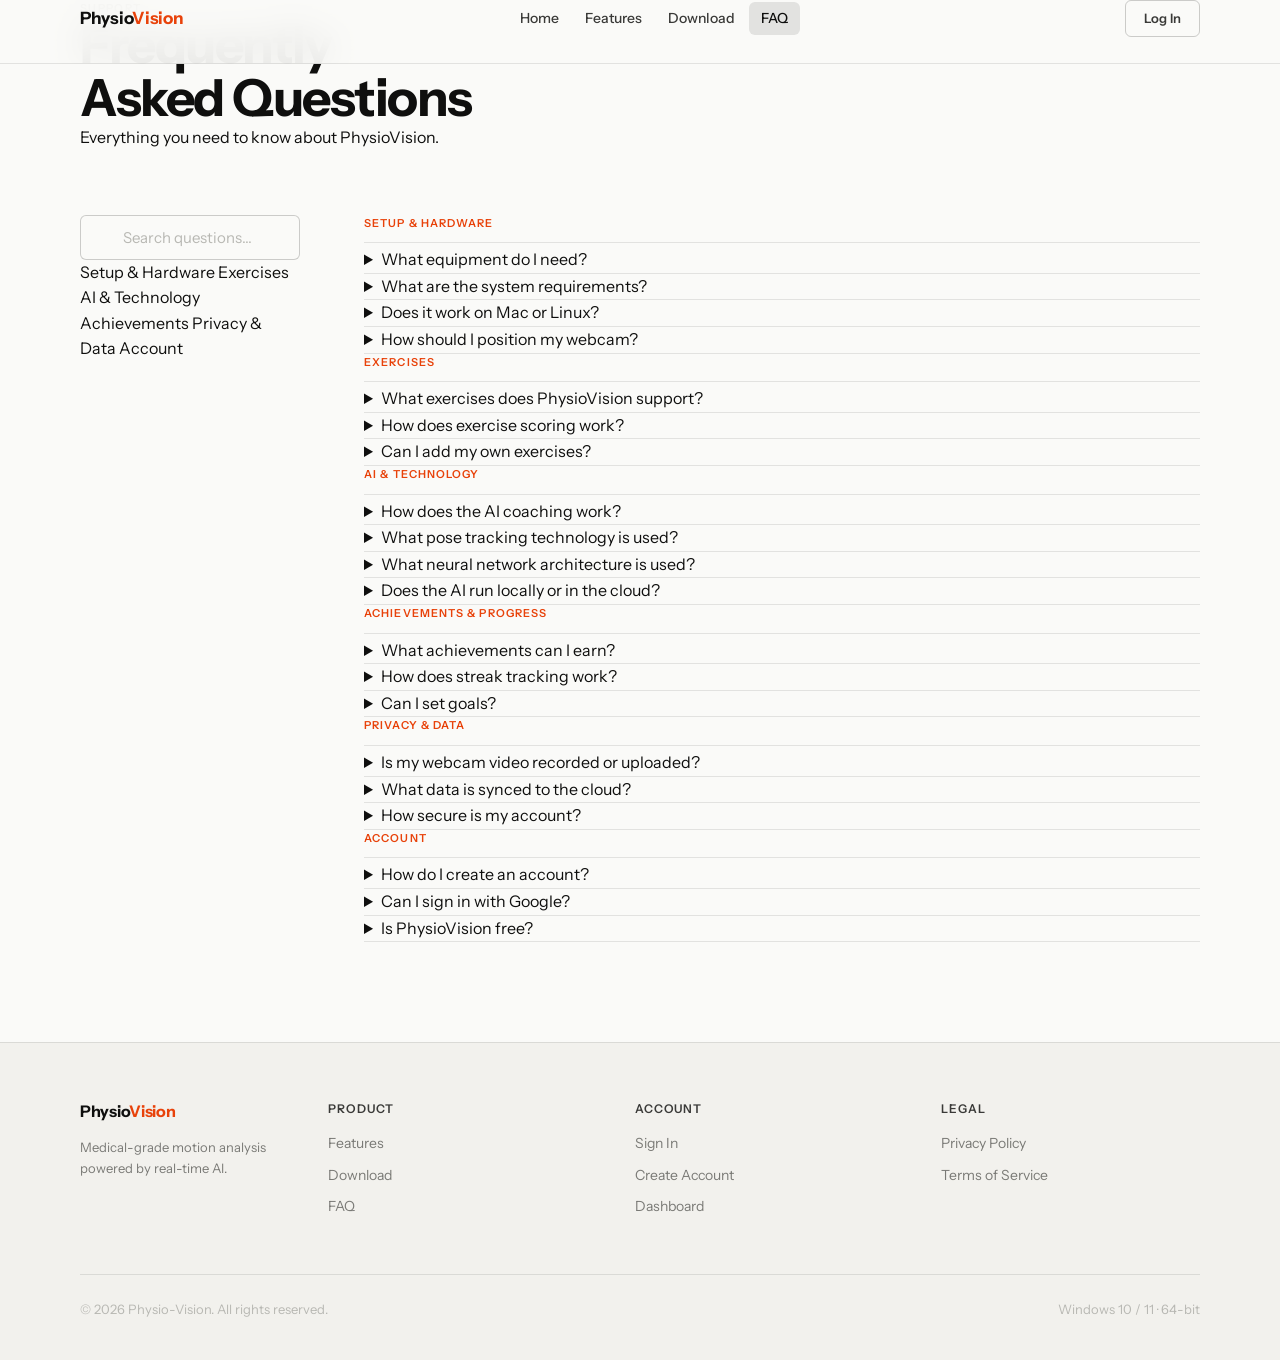
<file: PhysioVision Web/faq.html>
<!DOCTYPE html>
<html lang="en">
<head>
  <meta charset="UTF-8" />
  <meta name="viewport" content="width=device-width, initial-scale=1.0" />
  <title>FAQ | Physio-Vision</title>
  <meta name="description" content="Frequently asked questions about PhysioVision — exercises, AI coaching, achievements, privacy, and system requirements." />
  <link rel="icon" href="Vision_favicon.png" />
  <link rel="preconnect" href="https://fonts.googleapis.com" />
  <link rel="preconnect" href="https://fonts.gstatic.com" crossorigin />
  <link rel="stylesheet" href="css/style.css" />
  <link rel="stylesheet" href="css/faq.css" />
</head>
<body>

  <nav>
    <div class="container">
      <div class="nav-inner">
        <a href="index.html" class="logo">Physio<em>Vision</em></a>
        <div class="nav-links">
          <a href="index.html">Home</a>
          <a href="index.html#features">Features</a>
          <a href="download.html">Download</a>
          <a href="faq.html" class="active">FAQ</a>
        </div>
        <div class="nav-right">
          <a href="login.html" class="nav-auth-btn desktop-only" data-auth-link>Log In</a>
          <button class="nav-toggle" aria-label="Toggle menu" aria-expanded="false">
            <span class="nav-toggle-bar"></span>
            <span class="nav-toggle-bar"></span>
            <span class="nav-toggle-bar"></span>
          </button>
        </div>
      </div>
    </div>
  </nav>
  <div class="nav-mobile">
    <a href="index.html">Home</a>
    <a href="index.html#features">Features</a>
    <a href="download.html">Download</a>
    <a href="faq.html" class="active">FAQ</a>
    <a href="login.html" data-auth-link>Log In</a>
  </div>

  <section class="faq-page">
    <div class="container">
      <div class="faq-header reveal">
        <p class="label">Support</p>
        <h1 class="display-title">Frequently<br>Asked Questions</h1>
        <p class="faq-sub">Everything you need to know about PhysioVision.</p>
      </div>

      <div class="faq-layout">
        <aside class="faq-sidebar reveal">
          <input type="text" id="faq-search" class="faq-search" placeholder="Search questions..." />
          <div class="faq-cats">
            <a href="#cat-setup" class="faq-cat active">Setup &amp; Hardware</a>
            <a href="#cat-exercises" class="faq-cat">Exercises</a>
            <a href="#cat-tech" class="faq-cat">AI &amp; Technology</a>
            <a href="#cat-achievements" class="faq-cat">Achievements</a>
            <a href="#cat-privacy" class="faq-cat">Privacy &amp; Data</a>
            <a href="#cat-account" class="faq-cat">Account</a>
          </div>
        </aside>

        <div class="faq-content">

          <div id="cat-setup" class="faq-category reveal">
            <h2 class="faq-category-title">Setup &amp; Hardware</h2>

            <details class="faq-item">
              <summary>What equipment do I need?</summary>
              <div class="faq-answer">
                <p>Just a Windows PC with a webcam. PhysioVision uses your built-in or USB webcam for pose tracking — no wearables, depth sensors, or special hardware required.</p>
              </div>
            </details>

            <details class="faq-item">
              <summary>What are the system requirements?</summary>
              <div class="faq-answer">
                <p>Windows 10 or Windows 11, 64-bit. A webcam capable of at least 720p. A reasonably modern CPU — the app uses MediaPipe for pose detection which runs efficiently on most hardware.</p>
              </div>
            </details>

            <details class="faq-item">
              <summary>Does it work on Mac or Linux?</summary>
              <div class="faq-answer">
                <p>Currently PhysioVision is Windows-only. Mac and Linux support may come in the future, but there's no timeline yet.</p>
              </div>
            </details>

            <details class="faq-item">
              <summary>How should I position my webcam?</summary>
              <div class="faq-answer">
                <p>Place your camera so your full body is visible in the frame. A distance of about 2–3 metres works best. The app will guide you with on-screen positioning cues.</p>
              </div>
            </details>
          </div>

          <div id="cat-exercises" class="faq-category reveal">
            <h2 class="faq-category-title">Exercises</h2>

            <details class="faq-item">
              <summary>What exercises does PhysioVision support?</summary>
              <div class="faq-answer">
                <p>PhysioVision currently supports 10 clinical exercises:</p>
                <ul>
                  <li>Knee Extension</li>
                  <li>Wall Pushup</li>
                  <li>Hip March</li>
                  <li>Shoulder Extension</li>
                  <li>Shoulder Scaption</li>
                  <li>Deep Squat</li>
                  <li>Sit-to-Stand</li>
                  <li>Pushup</li>
                  <li>Bicep Curl</li>
                  <li>Lateral Raise</li>
                </ul>
              </div>
            </details>

            <details class="faq-item">
              <summary>How does exercise scoring work?</summary>
              <div class="faq-answer">
                <p>Your form is analysed frame-by-frame using LSTM neural networks trained on the UI-PRMD (University of Idaho Physical Rehabilitation Movement Dataset). The model compares your joint angles against clinically correct form to produce a form score for each rep.</p>
              </div>
            </details>

            <details class="faq-item">
              <summary>Can I add my own exercises?</summary>
              <div class="faq-answer">
                <p>Not currently. Each exercise requires a dedicated trained model. We may expand the exercise library in future updates.</p>
              </div>
            </details>
          </div>

          <div id="cat-tech" class="faq-category reveal">
            <h2 class="faq-category-title">AI &amp; Technology</h2>

            <details class="faq-item">
              <summary>How does the AI coaching work?</summary>
              <div class="faq-answer">
                <p>After each rep, your form data is sent to Groq's LLaMA 3.1 8B Instant model, which generates personalised spoken feedback about your technique. The coaching is specific to each rep — not generic tips.</p>
              </div>
            </details>

            <details class="faq-item">
              <summary>What pose tracking technology is used?</summary>
              <div class="faq-answer">
                <p>PhysioVision uses Google's MediaPipe Pose for real-time body landmark detection. MediaPipe extracts anatomical keypoints from your webcam feed, which are then processed by our scoring models.</p>
              </div>
            </details>

            <details class="faq-item">
              <summary>What neural network architecture is used?</summary>
              <div class="faq-answer">
                <p>The app uses a mixed architecture built on Keras 2.15 / TensorFlow 2.15:</p>
                <ul>
                  <li><strong>Bidirectional LSTM</strong> for UI-PRMD exercises like sit-to-stand and deep squat</li>
                  <li><strong>Standard LSTM</strong> for exercises like bicep curl and lateral raise</li>
                </ul>
                <p>All models were trained on the UI-PRMD (University of Idaho Physical Rehabilitation Movement Dataset).</p>
              </div>
            </details>

            <details class="faq-item">
              <summary>Does the AI run locally or in the cloud?</summary>
              <div class="faq-answer">
                <p>Pose detection and exercise scoring run entirely on your local machine — no video is sent anywhere. Only the spoken coaching uses a cloud API (Groq) to generate feedback text, which is then spoken locally.</p>
              </div>
            </details>
          </div>

          <div id="cat-achievements" class="faq-category reveal">
            <h2 class="faq-category-title">Achievements &amp; Progress</h2>

            <details class="faq-item">
              <summary>What achievements can I earn?</summary>
              <div class="faq-answer">
                <p>There are 8 achievement badges, each with Bronze, Silver, and Gold tiers:</p>
                <ul>
                  <li><strong>First Rep</strong> — Complete your first repetition</li>
                  <li><strong>Consistent</strong> — Maintain a regular exercise schedule</li>
                  <li><strong>Dedicated</strong> — Show long-term commitment</li>
                  <li><strong>Centurion</strong> — Reach 100 total reps</li>
                  <li><strong>Perfect Score</strong> — Achieve a perfect form score</li>
                  <li><strong>High Scorer</strong> — Consistently score above thresholds</li>
                  <li><strong>All-Rounder</strong> — Complete sessions across multiple exercises</li>
                  <li><strong>Pain Warrior</strong> — Continue exercising while managing pain levels</li>
                </ul>
              </div>
            </details>

            <details class="faq-item">
              <summary>How does streak tracking work?</summary>
              <div class="faq-answer">
                <p>PhysioVision tracks your daily exercise streak. Complete at least one session per day to maintain it. Your current and longest streaks are displayed on your dashboard.</p>
              </div>
            </details>

            <details class="faq-item">
              <summary>Can I set goals?</summary>
              <div class="faq-answer">
                <p>Yes. The goals system lets you set targets for sessions, reps, and scores. Progress is tracked automatically and visible on your dashboard.</p>
              </div>
            </details>
          </div>

          <div id="cat-privacy" class="faq-category reveal">
            <h2 class="faq-category-title">Privacy &amp; Data</h2>

            <details class="faq-item">
              <summary>Is my webcam video recorded or uploaded?</summary>
              <div class="faq-answer">
                <p>No. Your webcam feed is processed locally in real time for pose detection. No video frames are ever recorded, stored, or transmitted to any server.</p>
              </div>
            </details>

            <details class="faq-item">
              <summary>What data is synced to the cloud?</summary>
              <div class="faq-answer">
                <p>Only session metadata is synced: exercise name, date, form scores, rep counts, and pain levels. This data is encrypted before transmission and stored in encrypted cloud storage.</p>
              </div>
            </details>

            <details class="faq-item">
              <summary>How secure is my account?</summary>
              <div class="faq-answer">
                <p>PhysioVision supports Google OAuth for secure authentication. If you use a username/password instead, your password is hashed server-side and never stored in plain text. All API communication uses HTTPS.</p>
              </div>
            </details>
          </div>

          <div id="cat-account" class="faq-category reveal">
            <h2 class="faq-category-title">Account</h2>

            <details class="faq-item">
              <summary>How do I create an account?</summary>
              <div class="faq-answer">
                <p>You can sign up with Google OAuth (one click) or create a username/password account. Visit the <a href="signup.html">sign up page</a> to get started.</p>
              </div>
            </details>

            <details class="faq-item">
              <summary>Can I sign in with Google?</summary>
              <div class="faq-answer">
                <p>Yes. Google OAuth is fully supported both on the website and in the desktop app. It's the fastest way to get started.</p>
              </div>
            </details>

            <details class="faq-item">
              <summary>Is PhysioVision free?</summary>
              <div class="faq-answer">
                <p>PhysioVision is currently free to use. Download it from the <a href="download.html">download page</a> and create your account.</p>
              </div>
            </details>
          </div>

        </div>
      </div>
    </div>
  </section>

  <footer>
    <div class="container">
      <div class="footer-grid">
        <div class="footer-brand">
          <a href="index.html" class="logo">Physio<em>Vision</em></a>
          <p>Medical-grade motion analysis powered by real-time AI.</p>
        </div>
        <div class="footer-col">
          <div class="footer-col-title">Product</div>
          <a href="index.html#features">Features</a>
          <a href="download.html">Download</a>
          <a href="faq.html">FAQ</a>
        </div>
        <div class="footer-col">
          <div class="footer-col-title">Account</div>
          <a href="login.html">Sign In</a>
          <a href="signup.html">Create Account</a>
          <a href="dashboard.html">Dashboard</a>
        </div>
        <div class="footer-col">
          <div class="footer-col-title">Legal</div>
          <a href="privacy.html">Privacy Policy</a>
          <a href="terms.html">Terms of Service</a>
        </div>
      </div>
      <div class="footer-bottom">
        <span>&copy; 2026 Physio-Vision. All rights reserved.</span>
        <span>Windows 10 / 11 &middot; 64-bit</span>
      </div>
    </div>
  </footer>

  <script src="js/security.js"></script>
  <script src="js/shared.js"></script>
  <script src="js/faq.js"></script>
</body>
</html>
</file>
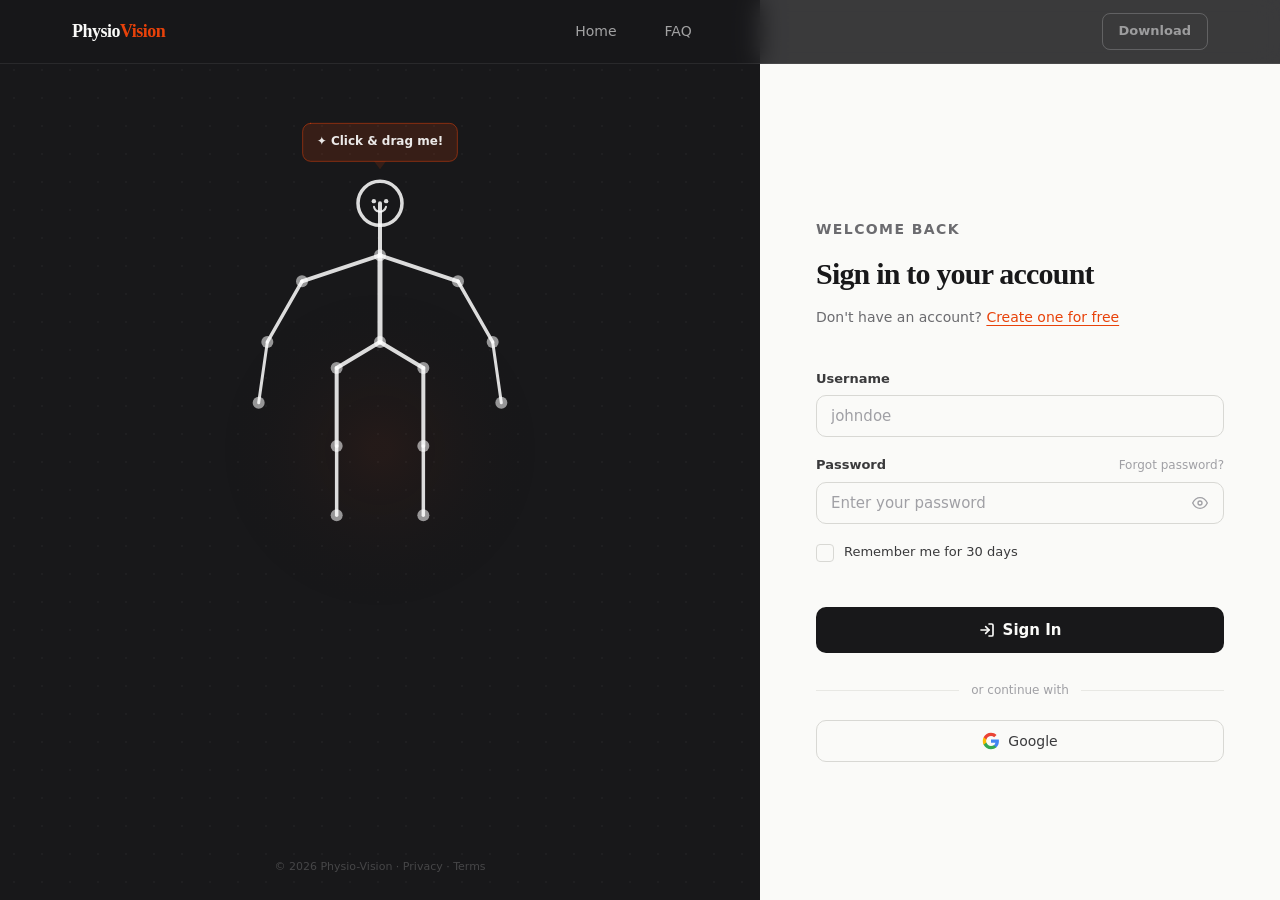
<file: PhysioVision Web/login.html>
<!DOCTYPE html>
<html lang="en">
<head>
  <meta charset="UTF-8" />
  <meta name="viewport" content="width=device-width, initial-scale=1.0" />
  <title>Sign In | Physio-Vision</title>
  <meta name="description" content="Sign in to your Physio-Vision account." />
  <link rel="icon" href="Vision_favicon.png" />
  <link rel="preconnect" href="https://fonts.googleapis.com" />
  <link rel="preconnect" href="https://fonts.gstatic.com" crossorigin />
  <link rel="stylesheet" href="css/style.css" />
  <link rel="stylesheet" href="css/login.css" />
  <script src="https://challenges.cloudflare.com/turnstile/v0/api.js" async defer></script>
</head>
<body>

  <nav>
    <div class="container nav-inner">
      <a href="index.html" class="logo">Physio<em>Vision</em></a>
      <div class="nav-links">
        <a href="index.html">Home</a>
        <a href="faq.html">FAQ</a>
      </div>
      <div class="nav-right">
        <a href="download.html" class="btn btn-outline">Download</a>
      </div>
    </div>
  </nav>

  <div class="login-page">
    <div class="login-left">
      <canvas id="ragdoll-canvas"></canvas>
      <div class="login-left-footer">
        &copy; 2026 Physio-Vision &middot; <a href="privacy.html">Privacy</a> &middot; <a href="terms.html">Terms</a>
      </div>
    </div>

    <div class="login-right">
      <div class="login-form-header">
        <a href="index.html" class="logo mobile-logo">Physio<em>Vision</em></a>
        <p class="label">Welcome back</p>
        <h1>Sign in to your account</h1>
        <p>Don't have an account? <a href="signup.html">Create one for free</a></p>
      </div>

      <form id="login-form" novalidate autocomplete="off">
        <div class="form-group">
          <label for="username">Username</label>
          <input class="form-input" type="text" id="username" name="username"
            placeholder="johndoe" required autocomplete="username" minlength="3" maxlength="30" />
          <span class="error-msg"></span>
        </div>

        <div class="form-group">
          <label for="password">
            Password
            <a href="#" class="forgot-link" id="forgot-link">Forgot password?</a>
          </label>
          <div class="password-wrap">
            <input class="form-input" type="password" id="password" name="password"
              placeholder="Enter your password" required autocomplete="current-password" minlength="8" maxlength="128" />
            <button type="button" class="pw-toggle" aria-label="Toggle password visibility">
              <svg class="eye-open" width="16" height="16" viewBox="0 0 24 24" fill="none" stroke="currentColor" stroke-width="2" stroke-linecap="round"><path d="M1 12s4-8 11-8 11 8 11 8-4 8-11 8-11-8-11-8z"/><circle cx="12" cy="12" r="3"/></svg>
              <svg class="eye-closed" width="16" height="16" viewBox="0 0 24 24" fill="none" stroke="currentColor" stroke-width="2" stroke-linecap="round" style="display:none"><path d="M17.94 17.94A10.07 10.07 0 0 1 12 20c-7 0-11-8-11-8a18.45 18.45 0 0 1 5.06-5.94M9.9 4.24A9.12 9.12 0 0 1 12 4c7 0 11 8 11 8a18.5 18.5 0 0 1-2.16 3.19m-6.72-1.07a3 3 0 1 1-4.24-4.24"/><line x1="1" y1="1" x2="23" y2="23"/></svg>
            </button>
          </div>
          <span class="error-msg"></span>
        </div>

        <div class="remember-row">
          <label class="remember-label">
            <div class="custom-checkbox">
              <input type="checkbox" id="remember" name="remember" />
              <div class="checkbox-box">
                <svg width="10" height="8" viewBox="0 0 10 8" fill="none">
                  <path d="M1 4l3 3 5-6" stroke="white" stroke-width="1.8" stroke-linecap="round" stroke-linejoin="round"/>
                </svg>
              </div>
            </div>
            <span>Remember me for 30 days</span>
          </label>
        </div>

        <div class="form-group" style="display: flex; justify-content: center; margin: 10px 0 20px;">
          <div class="cf-turnstile" data-sitekey="0x4AAAAAADMHf-gX5yX2YfQp" data-theme="dark"></div>
        </div>

        <button type="submit" class="btn-submit" id="btn-submit">
          <svg width="16" height="16" viewBox="0 0 24 24" fill="none" stroke="currentColor" stroke-width="2.5" stroke-linecap="round"><path d="M15 3h4a2 2 0 0 1 2 2v14a2 2 0 0 1-2 2h-4"/><polyline points="10 17 15 12 10 7"/><line x1="15" y1="12" x2="3" y2="12"/></svg>
          Sign In
        </button>

        <div class="divider"><span>or continue with</span></div>

        <div class="social-row" style="grid-template-columns:1fr">
          <button type="button" class="btn-social" id="google-btn">
            <svg width="18" height="18" viewBox="0 0 24 24"><path fill="#4285F4" d="M22.56 12.25c0-.78-.07-1.53-.2-2.25H12v4.26h5.92c-.26 1.37-1.04 2.53-2.21 3.31v2.77h3.57c2.08-1.92 3.28-4.74 3.28-8.09z"/><path fill="#34A853" d="M12 23c2.97 0 5.46-.98 7.28-2.66l-3.57-2.77c-.98.66-2.23 1.06-3.71 1.06-2.86 0-5.29-1.93-6.16-4.53H2.18v2.84C3.99 20.53 7.7 23 12 23z"/><path fill="#FBBC05" d="M5.84 14.09c-.22-.66-.35-1.36-.35-2.09s.13-1.43.35-2.09V7.07H2.18C1.43 8.55 1 10.22 1 12s.43 3.45 1.18 4.93l3.66-2.84z"/><path fill="#EA4335" d="M12 5.38c1.62 0 3.06.56 4.21 1.64l3.15-3.15C17.45 2.09 14.97 1 12 1 7.7 1 3.99 3.47 2.18 7.07l3.66 2.84c.87-2.6 3.3-4.53 6.16-4.53z"/></svg>
            Google
          </button>
        </div>
      </form>
    </div>
  </div>

  <script src="js/security.js"></script>
  <script src="js/shared.js"></script>
  <script src="js/login.js"></script>
</body>
</html>
</file>
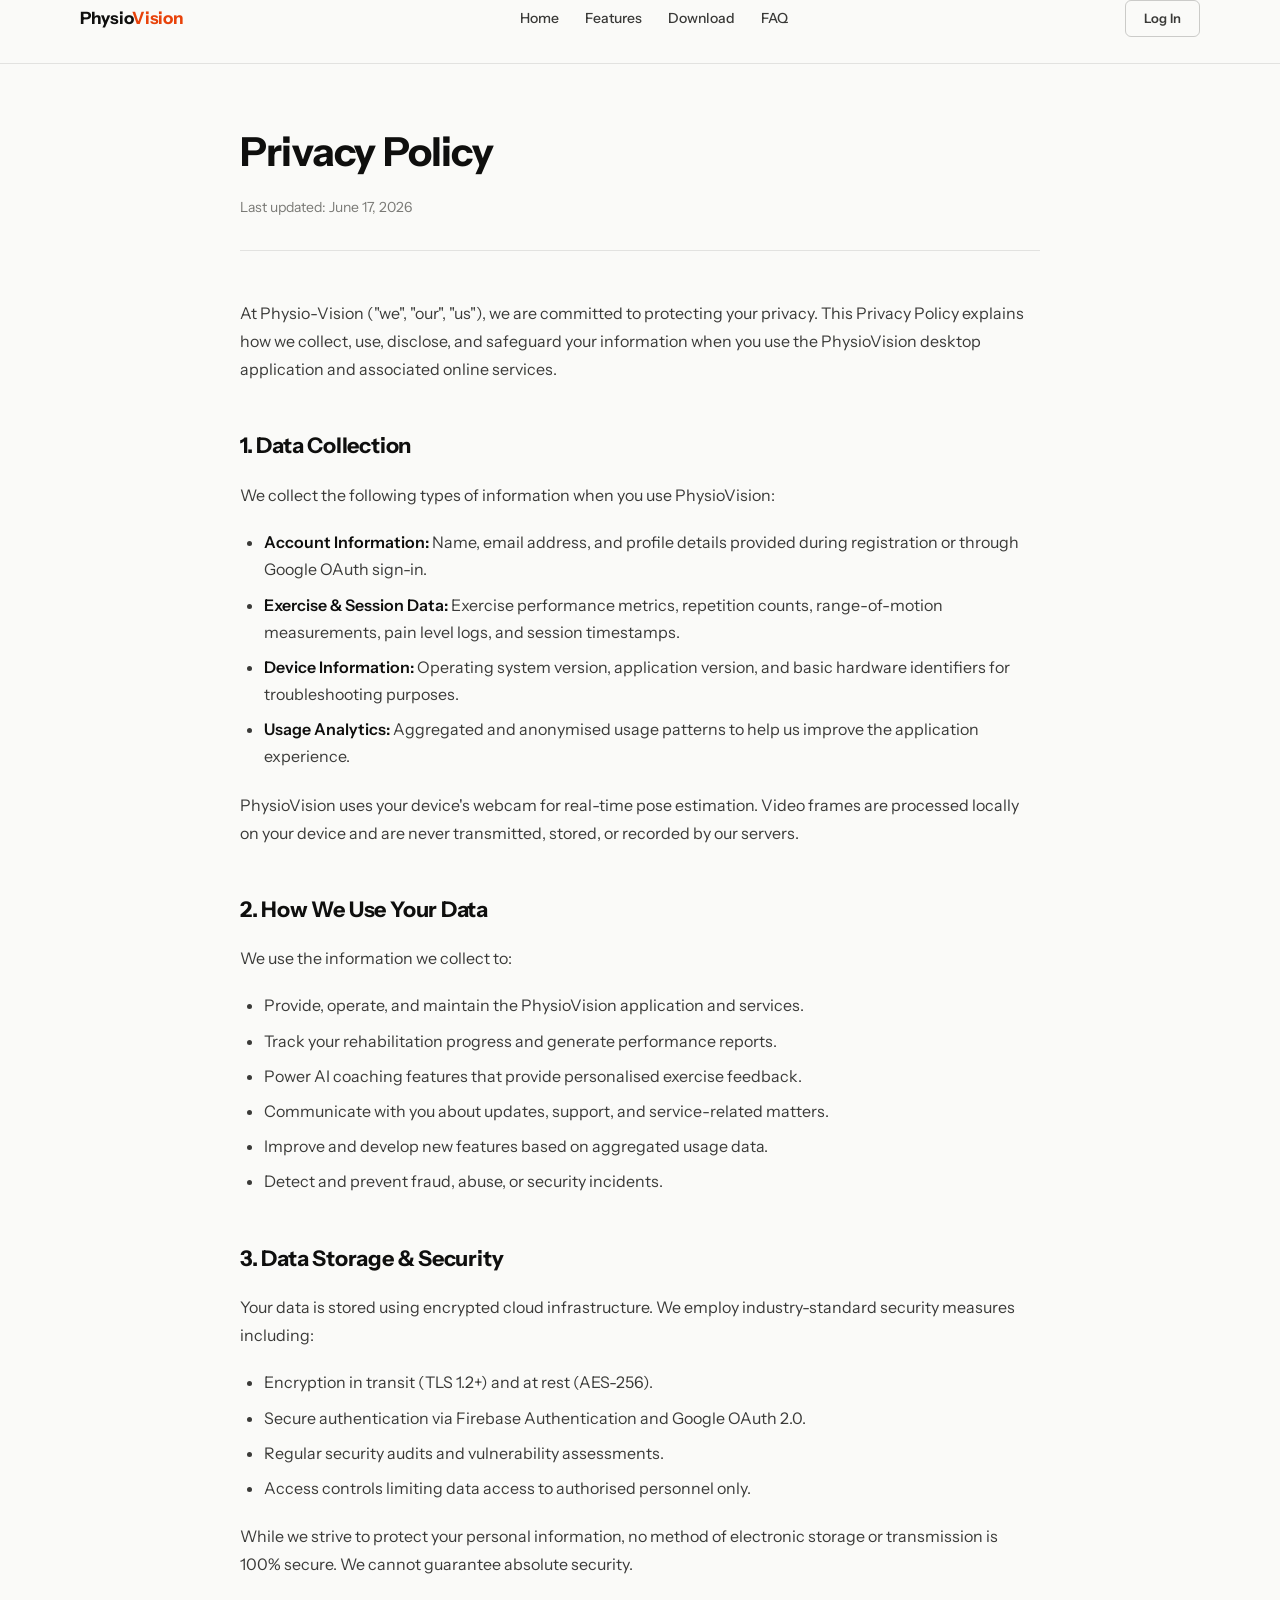
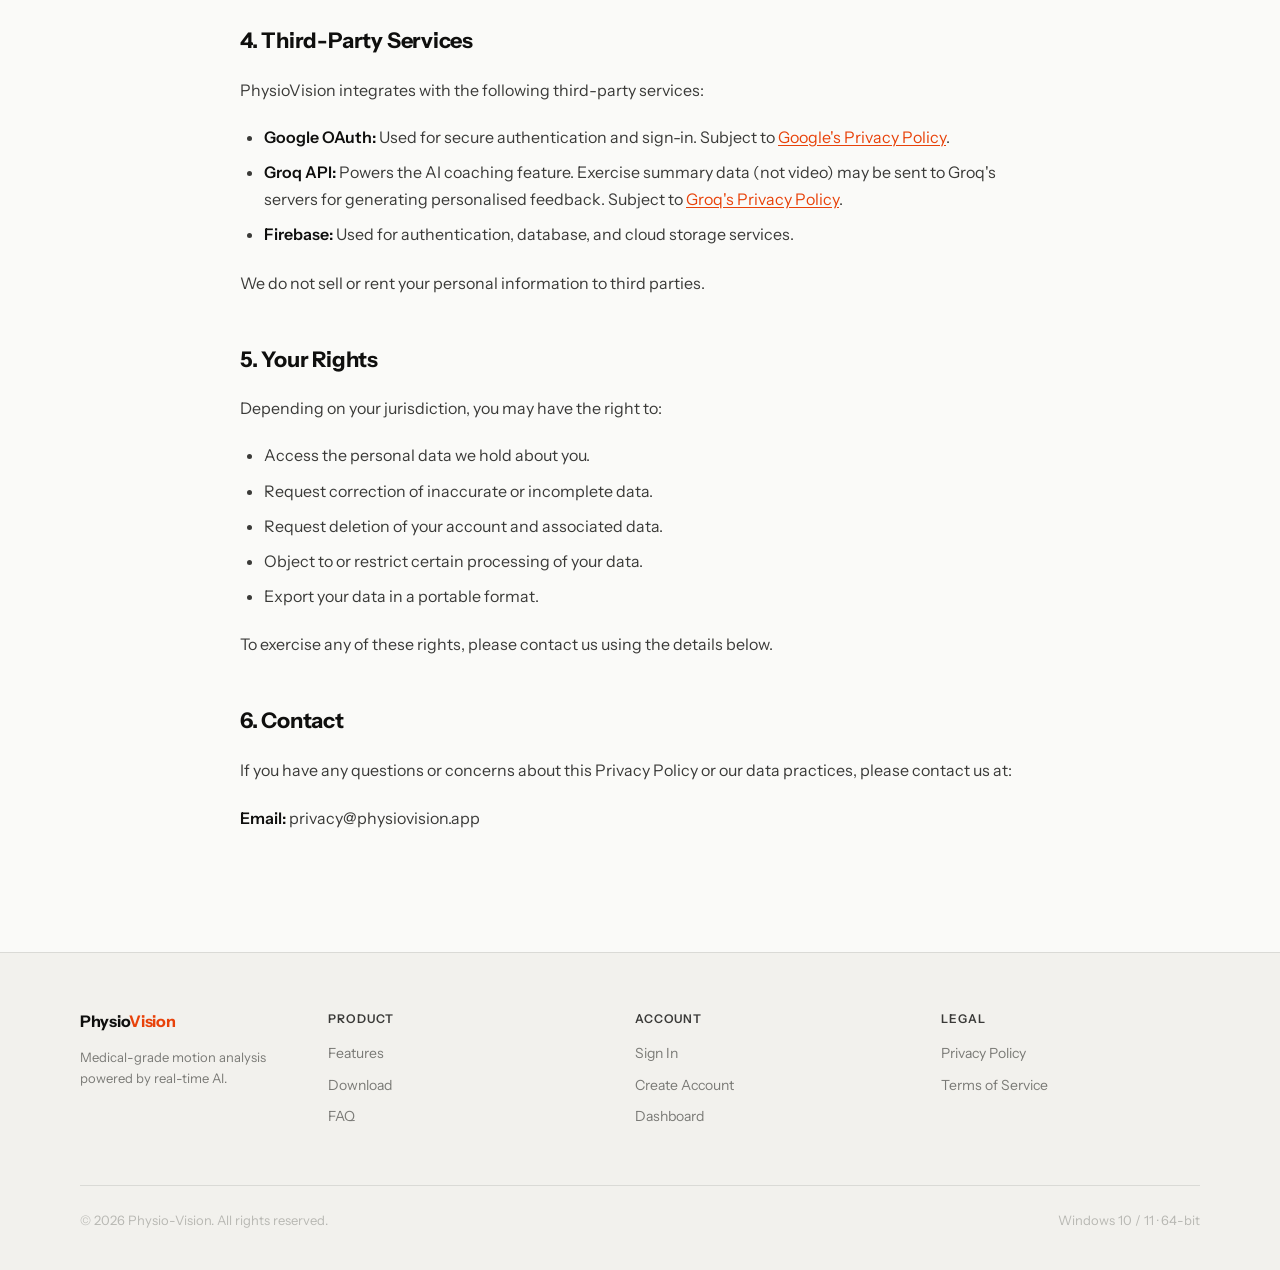
<file: PhysioVision Web/privacy.html>
<!DOCTYPE html>
<html lang="en">
<head>
  <meta charset="UTF-8">
  <meta name="viewport" content="width=device-width, initial-scale=1.0">
  <title>Privacy Policy | Physio-Vision</title>
  <meta name="description" content="Privacy Policy for PhysioVision — learn how we collect, use, and protect your personal data.">
  <link rel="icon" href="Vision_favicon.png">
  <link rel="preconnect" href="https://fonts.googleapis.com">
  <link rel="preconnect" href="https://fonts.gstatic.com" crossorigin>
  <link href="https://fonts.googleapis.com/css2?family=Instrument+Sans:wght@400;500;600;700&display=swap" rel="stylesheet">
  <link rel="stylesheet" href="css/style.css">
  <link rel="stylesheet" href="css/legal.css">
</head>
<body>

<nav>
  <div class="container">
    <div class="nav-inner">
      <a href="index.html" class="logo">Physio<em>Vision</em></a>
      <div class="nav-links">
        <a href="index.html">Home</a>
        <a href="index.html#features">Features</a>
        <a href="download.html">Download</a>
        <a href="faq.html">FAQ</a>
      </div>
      <div class="nav-right">
        <a href="login.html" class="nav-auth-btn desktop-only" data-auth-link>Sign in</a>
        <button class="nav-toggle" aria-label="Toggle menu" aria-expanded="false">
          <span class="nav-toggle-bar"></span>
          <span class="nav-toggle-bar"></span>
          <span class="nav-toggle-bar"></span>
        </button>
      </div>
    </div>
  </div>
</nav>
<div class="nav-mobile">
  <a href="index.html">Home</a>
  <a href="index.html#features">Features</a>
  <a href="download.html">Download</a>
  <a href="faq.html">FAQ</a>
  <a href="login.html" data-auth-link>Sign in</a>
</div>

<main class="legal-page">
  <div class="container">
    <div class="legal-container">
      <header class="legal-header">
        <h1>Privacy Policy</h1>
        <p class="legal-updated">Last updated: June 17, 2026</p>
      </header>

      <div class="legal-body">
        <p>At Physio-Vision ("we", "our", "us"), we are committed to protecting your privacy. This Privacy Policy explains how we collect, use, disclose, and safeguard your information when you use the PhysioVision desktop application and associated online services.</p>

        <h2>1. Data Collection</h2>
        <p>We collect the following types of information when you use PhysioVision:</p>
        <ul>
          <li><strong>Account Information:</strong> Name, email address, and profile details provided during registration or through Google OAuth sign-in.</li>
          <li><strong>Exercise &amp; Session Data:</strong> Exercise performance metrics, repetition counts, range-of-motion measurements, pain level logs, and session timestamps.</li>
          <li><strong>Device Information:</strong> Operating system version, application version, and basic hardware identifiers for troubleshooting purposes.</li>
          <li><strong>Usage Analytics:</strong> Aggregated and anonymised usage patterns to help us improve the application experience.</li>
        </ul>
        <p>PhysioVision uses your device's webcam for real-time pose estimation. Video frames are processed locally on your device and are never transmitted, stored, or recorded by our servers.</p>

        <h2>2. How We Use Your Data</h2>
        <p>We use the information we collect to:</p>
        <ul>
          <li>Provide, operate, and maintain the PhysioVision application and services.</li>
          <li>Track your rehabilitation progress and generate performance reports.</li>
          <li>Power AI coaching features that provide personalised exercise feedback.</li>
          <li>Communicate with you about updates, support, and service-related matters.</li>
          <li>Improve and develop new features based on aggregated usage data.</li>
          <li>Detect and prevent fraud, abuse, or security incidents.</li>
        </ul>

        <h2>3. Data Storage &amp; Security</h2>
        <p>Your data is stored using encrypted cloud infrastructure. We employ industry-standard security measures including:</p>
        <ul>
          <li>Encryption in transit (TLS 1.2+) and at rest (AES-256).</li>
          <li>Secure authentication via Firebase Authentication and Google OAuth 2.0.</li>
          <li>Regular security audits and vulnerability assessments.</li>
          <li>Access controls limiting data access to authorised personnel only.</li>
        </ul>
        <p>While we strive to protect your personal information, no method of electronic storage or transmission is 100% secure. We cannot guarantee absolute security.</p>

        <h2>4. Third-Party Services</h2>
        <p>PhysioVision integrates with the following third-party services:</p>
        <ul>
          <li><strong>Google OAuth:</strong> Used for secure authentication and sign-in. Subject to <a href="https://policies.google.com/privacy" target="_blank" rel="noopener">Google's Privacy Policy</a>.</li>
          <li><strong>Groq API:</strong> Powers the AI coaching feature. Exercise summary data (not video) may be sent to Groq's servers for generating personalised feedback. Subject to <a href="https://groq.com/privacy-policy/" target="_blank" rel="noopener">Groq's Privacy Policy</a>.</li>
          <li><strong>Firebase:</strong> Used for authentication, database, and cloud storage services.</li>
        </ul>
        <p>We do not sell or rent your personal information to third parties.</p>

        <h2>5. Your Rights</h2>
        <p>Depending on your jurisdiction, you may have the right to:</p>
        <ul>
          <li>Access the personal data we hold about you.</li>
          <li>Request correction of inaccurate or incomplete data.</li>
          <li>Request deletion of your account and associated data.</li>
          <li>Object to or restrict certain processing of your data.</li>
          <li>Export your data in a portable format.</li>
        </ul>
        <p>To exercise any of these rights, please contact us using the details below.</p>

        <h2>6. Contact</h2>
        <p>If you have any questions or concerns about this Privacy Policy or our data practices, please contact us at:</p>
        <p><strong>Email:</strong> privacy@physiovision.app</p>
      </div>
    </div>
  </div>
</main>

<footer>
  <div class="container">
    <div class="footer-grid">
      <div class="footer-brand">
        <a href="index.html" class="logo">Physio<em>Vision</em></a>
        <p>Medical-grade motion analysis powered by real-time AI.</p>
      </div>
      <div class="footer-col">
        <div class="footer-col-title">Product</div>
        <a href="index.html#features">Features</a>
        <a href="download.html">Download</a>
        <a href="faq.html">FAQ</a>
      </div>
      <div class="footer-col">
        <div class="footer-col-title">Account</div>
        <a href="login.html">Sign In</a>
        <a href="signup.html">Create Account</a>
        <a href="dashboard.html">Dashboard</a>
      </div>
      <div class="footer-col">
        <div class="footer-col-title">Legal</div>
        <a href="privacy.html">Privacy Policy</a>
        <a href="terms.html">Terms of Service</a>
      </div>
    </div>
    <div class="footer-bottom">
      <span>&copy; 2026 Physio-Vision. All rights reserved.</span>
      <span>Windows 10 / 11 &middot; 64-bit</span>
    </div>
  </div>
</footer>

<script src="js/security.js"></script>
<script src="js/shared.js"></script>
</body>
</html>
</file>
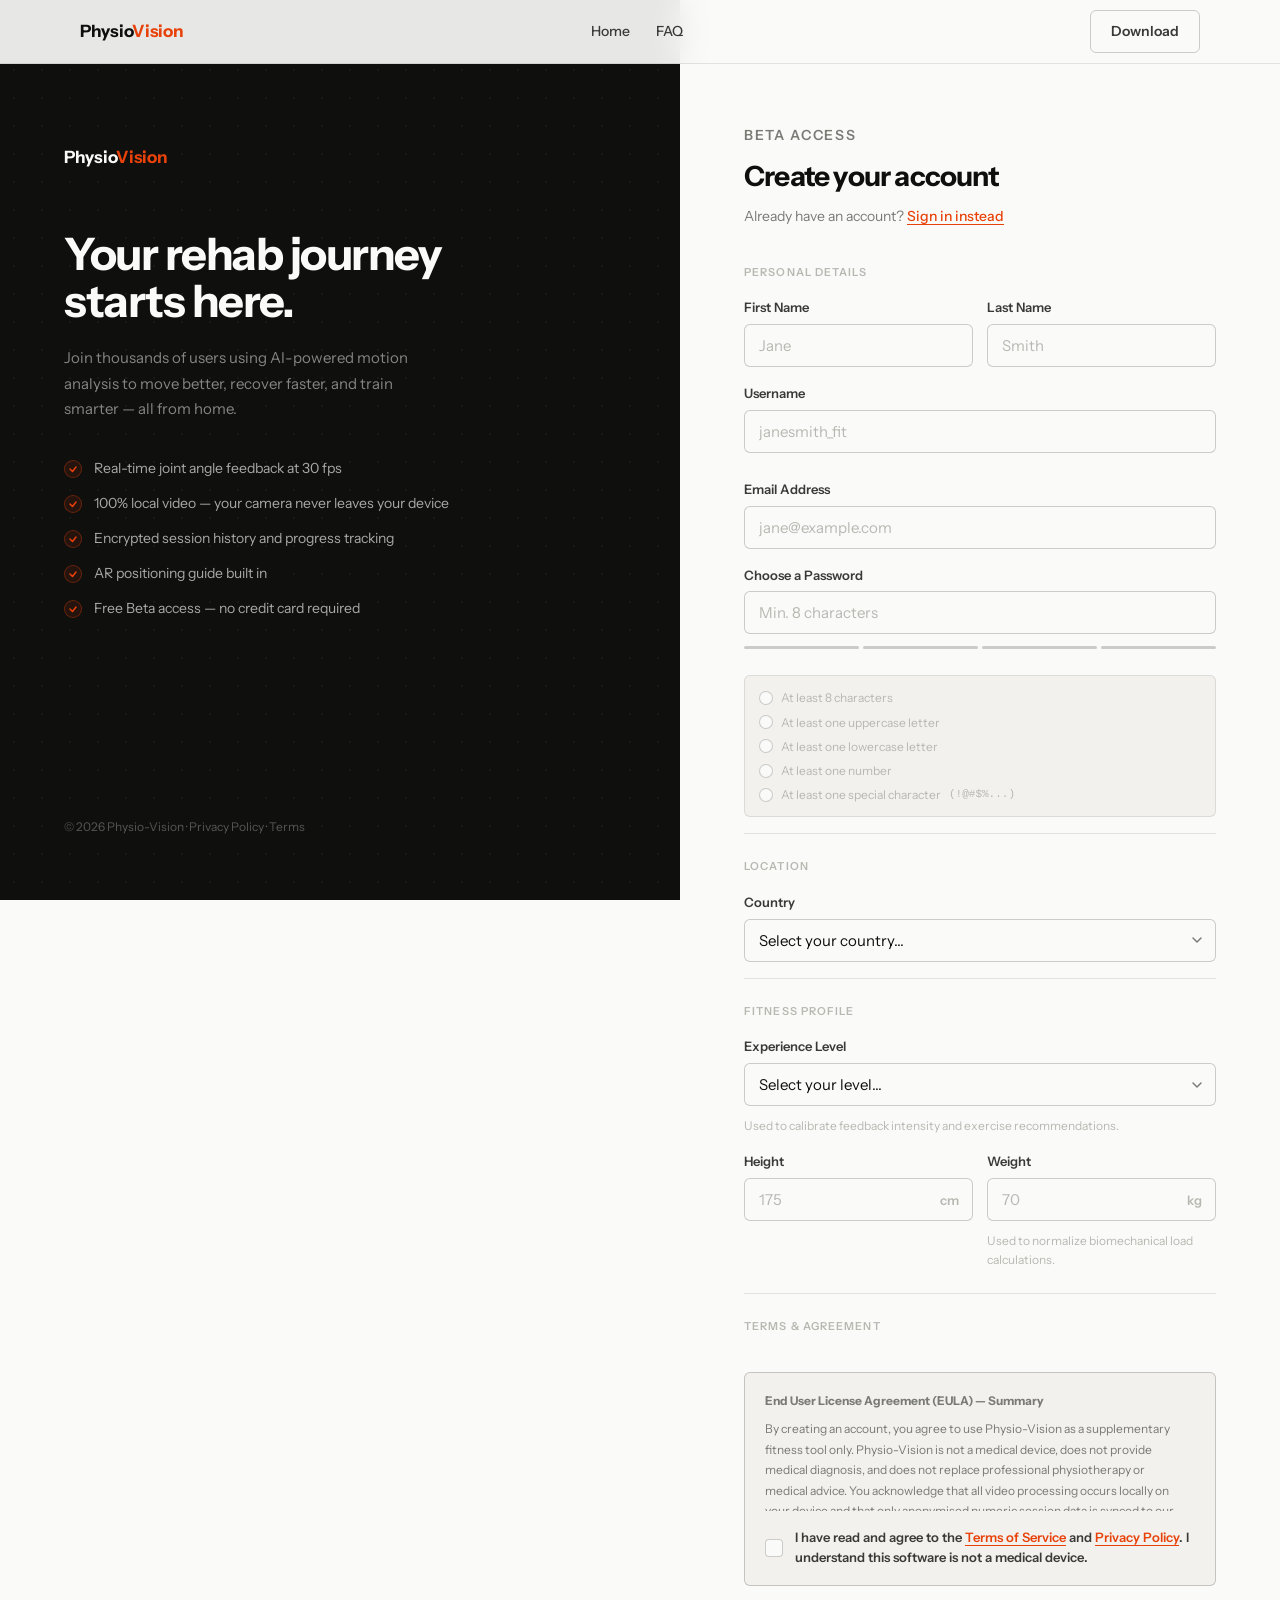
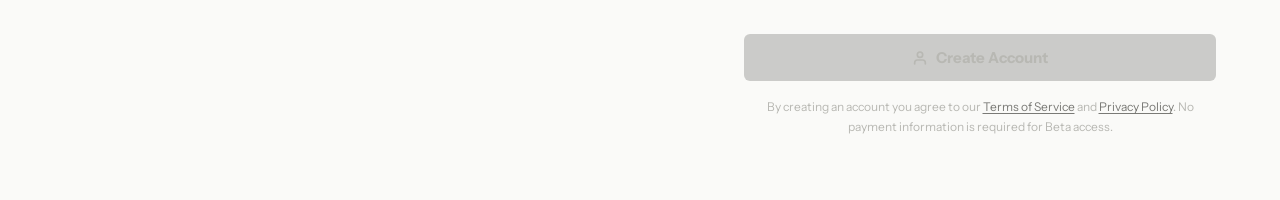
<file: PhysioVision Web/signup.html>
<!DOCTYPE html>
<html lang="en">
<head>
  <meta charset="UTF-8" />
  <meta name="viewport" content="width=device-width, initial-scale=1.0" />
  <title>Create Account | Physio-Vision</title>
  <meta name="description" content="Create your Physio-Vision account and start your recovery." />
  <link rel="icon" href="Vision_favicon.png" />
  <link rel="preconnect" href="https://fonts.googleapis.com" />
  <link rel="preconnect" href="https://fonts.gstatic.com" crossorigin />
  <link rel="stylesheet" href="css/style.css" />
  <link rel="stylesheet" href="css/signup.css" />
  <script src="https://challenges.cloudflare.com/turnstile/v0/api.js" async defer></script>
</head>
<body>

  <!-- Minimal nav for signup — no distractions -->
  <nav>
    <div class="container nav-inner">
      <a href="index.html" class="logo">Physio<em>Vision</em></a>
      <div class="nav-links">
        <a href="index.html">Home</a>
        <a href="faq.html">FAQ</a>
      </div>
      <div class="nav-right">
        <a href="download.html" class="btn btn-outline">Download</a>
      </div>
    </div>
  </nav>

  <!-- ═══════════════════════════════════════
       SPLIT LAYOUT
  ═══════════════════════════════════════ -->
  <div class="signup-page">

    <!-- ── LEFT PANEL ── -->
    <div class="signup-left">
      <div class="signup-left-content">
        <a href="index.html" class="logo">Physio<em>Vision</em></a>

        <h2>Your rehab journey<br>starts here.</h2>
        <p>
          Join thousands of users using AI-powered motion analysis to move better, 
          recover faster, and train smarter — all from home.
        </p>

        <ul class="signup-features">
          <li>Real-time joint angle feedback at 30 fps</li>
          <li>100% local video — your camera never leaves your device</li>
          <li>Encrypted session history and progress tracking</li>
          <li>AR positioning guide built in</li>
          <li>Free Beta access — no credit card required</li>
        </ul>
      </div>

      <div class="signup-left-footer">
        &copy; 2026 Physio-Vision &middot; <a href="privacy.html" style="color:inherit;">Privacy Policy</a> &middot; <a href="terms.html" style="color:inherit;">Terms</a>
      </div>
    </div>

    <!-- ── RIGHT PANEL — FORM ── -->
    <div class="signup-right">
      <div class="signup-form-header">
        <p class="label">Beta Access</p>
        <h1>Create your account</h1>
        <p>Already have an account? <a href="login.html">Sign in instead</a></p>
      </div>

      <form id="signup-form" novalidate autocomplete="off">

        <!-- ── PERSONAL DETAILS ── -->
        <p class="form-section-title">Personal Details</p>

        <div class="form-row">
          <div class="form-group">
            <label for="first-name">First Name</label>
            <input
              class="form-input"
              type="text"
              id="first-name"
              name="first_name"
              placeholder="Jane"
              required
              autocomplete="given-name"
            />
            <span class="error-msg"></span>
          </div>
          <div class="form-group">
            <label for="last-name">Last Name</label>
            <input
              class="form-input"
              type="text"
              id="last-name"
              name="last_name"
              placeholder="Smith"
              required
              autocomplete="family-name"
            />
            <span class="error-msg"></span>
          </div>
        </div>

        <div class="form-group">
          <label for="username">Username</label>
          <input
            class="form-input"
            type="text"
            id="username"
            name="username"
            placeholder="janesmith_fit"
            required
            autocomplete="username"
            minlength="3"
            maxlength="20"
          />
          <span class="hint" id="username-hint"></span>
          <span class="error-msg"></span>
        </div>

        <div class="form-group">
          <label for="email">Email Address</label>
          <input
            class="form-input"
            type="email"
            id="email"
            name="email"
            placeholder="jane@example.com"
            required
            autocomplete="email"
          />
          <span class="error-msg"></span>
        </div>

        <div class="form-group">
          <label for="password">Choose a Password</label>
          <input
            class="form-input"
            type="password"
            id="password"
            name="password"
            placeholder="Min. 8 characters"
            required
            autocomplete="new-password"
            minlength="8"
          />
          <!-- Password strength indicator -->
          <div class="pw-strength">
            <div class="pw-bar"></div>
            <div class="pw-bar"></div>
            <div class="pw-bar"></div>
            <div class="pw-bar"></div>
          </div>
          <span class="pw-label"></span>
          <!-- Password requirements -->
          <ul class="pw-reqs" id="pw-reqs">
            <li data-req="length">At least 8 characters</li>
            <li data-req="upper">At least one uppercase letter</li>
            <li data-req="lower">At least one lowercase letter</li>
            <li data-req="number">At least one number</li>
            <li data-req="special">At least one special character <span class="pw-req-example">(!@#$%...)</span></li>
          </ul>
          <span class="error-msg"></span>
        </div>

        <!-- ── LOCATION ── -->
        <p class="form-section-title">Location</p>

        <div class="form-group">
          <label for="country">Country</label>
          <div class="select-wrap">
            <select class="form-select" id="country" name="country" required>
              <option value="" disabled selected>Select your country…</option>
              <!-- Populated by signup.js -->
            </select>
          </div>
          <span class="error-msg"></span>
        </div>

        <!-- ── FITNESS PROFILE ── -->
        <p class="form-section-title">Fitness Profile</p>

        <div class="form-group">
          <label for="level">Experience Level</label>
          <div class="select-wrap">
            <select class="form-select" id="level" name="level" required>
              <option value="" disabled selected>Select your level…</option>
              <option value="beginner">Beginner — I'm just getting started</option>
              <option value="intermediate">Intermediate — I exercise regularly</option>
              <option value="advanced">Advanced — I train competitively or professionally</option>
            </select>
          </div>
          <span class="hint">Used to calibrate feedback intensity and exercise recommendations.</span>
          <span class="error-msg"></span>
        </div>

        <div class="form-row">
          <div class="form-group">
            <label for="height">Height</label>
            <div class="input-unit-wrap">
              <input
                class="form-input"
                type="number"
                id="height"
                name="height_cm"
                placeholder="175"
                min="50"
                max="280"
                required
              />
              <span class="input-unit-label">cm</span>
            </div>
            <span class="error-msg"></span>
          </div>
          <div class="form-group">
            <label for="weight">Weight</label>
            <div class="input-unit-wrap">
              <input
                class="form-input"
                type="number"
                id="weight"
                name="weight_kg"
                placeholder="70"
                min="10"
                max="500"
                required
              />
              <span class="input-unit-label">kg</span>
            </div>
            <span class="hint">Used to normalize biomechanical load calculations.</span>
            <span class="error-msg"></span>
          </div>
        </div>

        <!-- ── EULA ── -->
        <p class="form-section-title">Terms &amp; Agreement</p>

        <div class="eula-wrap">
          <div class="eula-scroll">
            <p><strong>End User License Agreement (EULA) — Summary</strong></p>
            <p style="margin-top:8px;">
              By creating an account, you agree to use Physio-Vision as a supplementary 
              fitness tool only. Physio-Vision is not a medical device, does not provide 
              medical diagnosis, and does not replace professional physiotherapy or medical 
              advice. You acknowledge that all video processing occurs locally on your 
              device and that only anonymised numeric session data is synced to our servers.
              You agree not to redistribute, reverse engineer, or resell the software.
              Physio-Vision reserves the right to revoke Beta access at any time.
              For the full terms, please visit <a href="terms.html">physiovision.app/terms</a>.
            </p>
          </div>

          <div class="form-group" style="margin-bottom:0;">
            <label class="eula-check-row">
              <div class="custom-checkbox">
                <input type="checkbox" id="eula" name="eula_accepted" required />
                <div class="checkbox-box">
                  <svg width="10" height="8" viewBox="0 0 10 8" fill="none">
                    <path d="M1 4l3 3 5-6" stroke="white" stroke-width="1.8" stroke-linecap="round" stroke-linejoin="round"/>
                  </svg>
                </div>
              </div>
              <span class="eula-text">
                I have read and agree to the <a href="terms.html">Terms of Service</a> 
                and <a href="privacy.html">Privacy Policy</a>. I understand this software is not a 
                medical device.
              </span>
            </label>
            <span class="error-msg"></span>
          </div>
        </div>

        <!-- ── SUBMIT ── -->

        <div class="form-group" style="display: flex; justify-content: center; margin: 10px 0 20px;">
       <div class="cf-turnstile" data-sitekey="0x4AAAAAADMHf-gX5yX2YfQp" data-theme="dark"></div>
     </div>

        <button
          type="submit"
          class="btn-submit"
          id="btn-submit"
          disabled
        >
          <svg width="16" height="16" viewBox="0 0 24 24" fill="none" stroke="currentColor" stroke-width="2.5" stroke-linecap="round"><path d="M20 21v-2a4 4 0 0 0-4-4H8a4 4 0 0 0-4 4v2"/><circle cx="12" cy="7" r="4"/></svg>
          Create Account
        </button>

        <p style="margin-top:16px; font-size:12px; color:var(--ink-faint); text-align:center; line-height:1.6;">
          By creating an account you agree to our 
          <a href="terms.html" style="color:var(--ink-muted); text-decoration:underline; text-underline-offset:2px;">Terms of Service</a> 
          and 
          <a href="privacy.html" style="color:var(--ink-muted); text-decoration:underline; text-underline-offset:2px;">Privacy Policy</a>.
          No payment information is required for Beta access.
        </p>

      </form>
    </div><!-- /signup-right -->

  </div><!-- /signup-page -->

  <script src="js/security.js"></script>
  <script src="js/shared.js"></script>
  <script src="js/signup.js"></script>
</body>
</html>
</file>
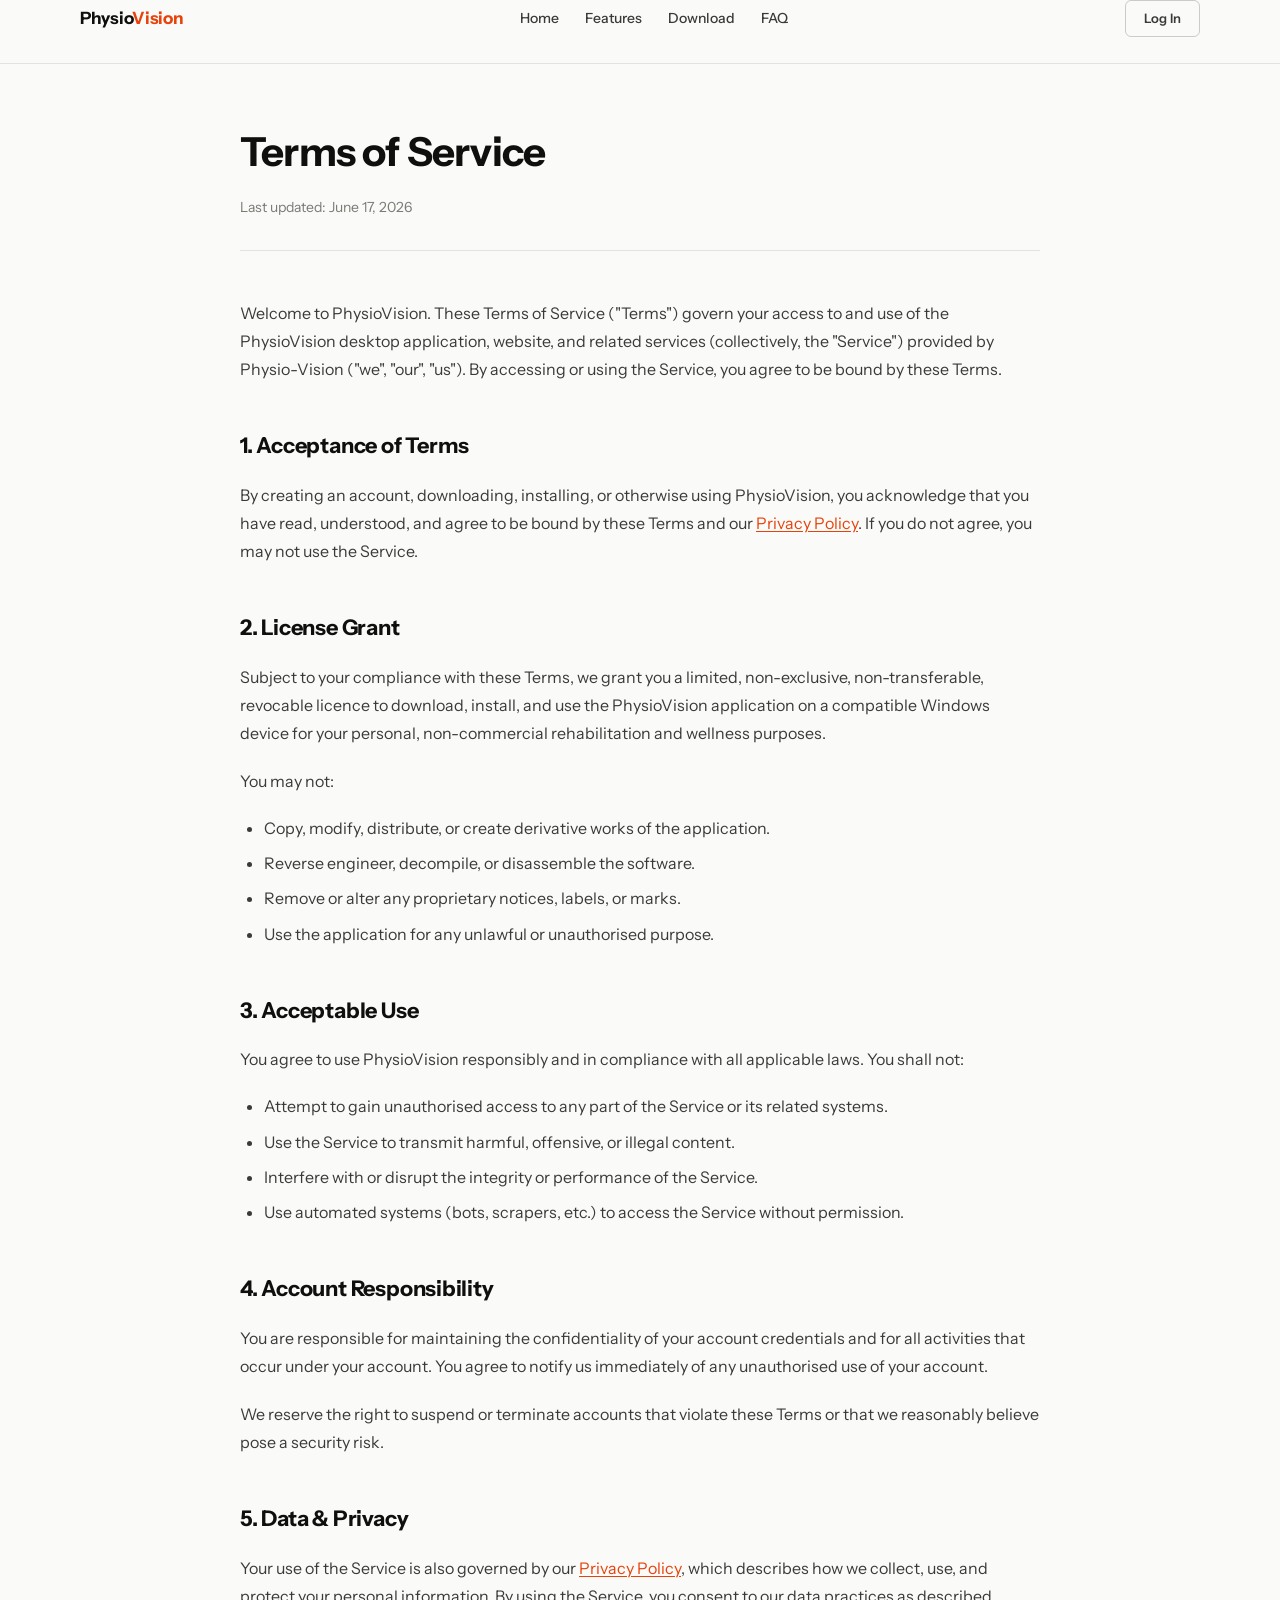
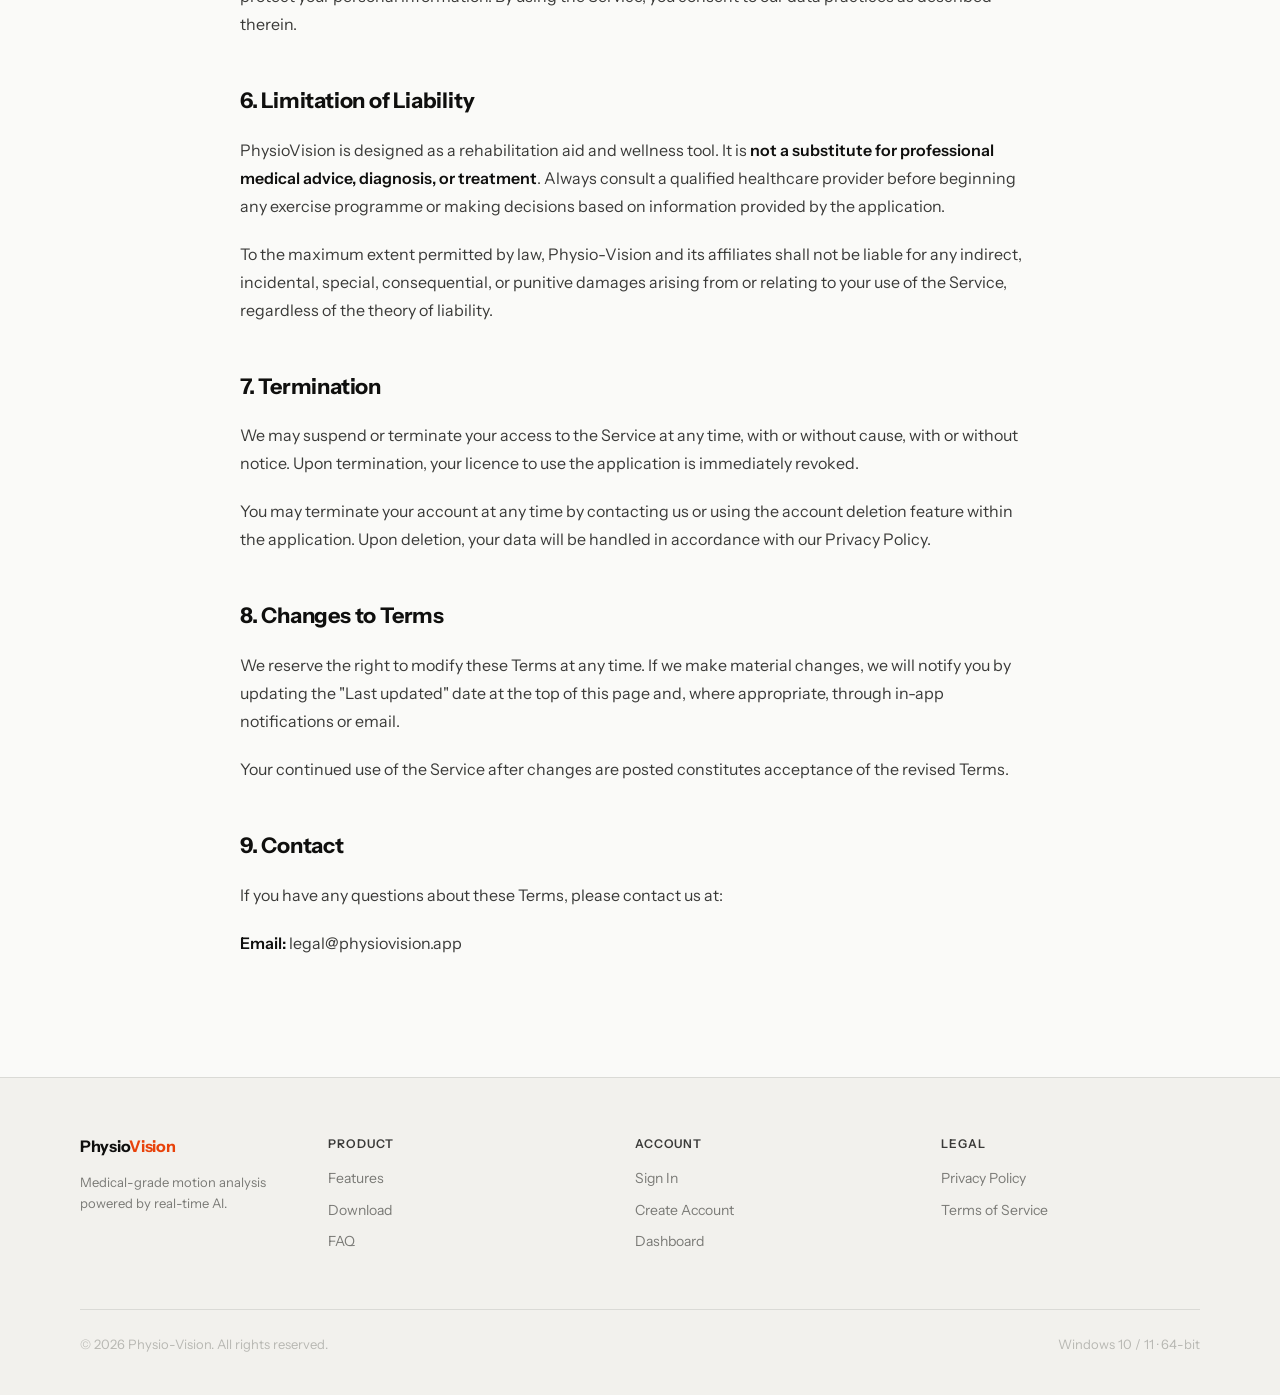
<file: PhysioVision Web/terms.html>
<!DOCTYPE html>
<html lang="en">
<head>
  <meta charset="UTF-8">
  <meta name="viewport" content="width=device-width, initial-scale=1.0">
  <title>Terms of Service | Physio-Vision</title>
  <meta name="description" content="Terms of Service for PhysioVision — review the terms governing your use of the PhysioVision application and services.">
  <link rel="icon" href="Vision_favicon.png">
  <link rel="preconnect" href="https://fonts.googleapis.com">
  <link rel="preconnect" href="https://fonts.gstatic.com" crossorigin>
  <link href="https://fonts.googleapis.com/css2?family=Instrument+Sans:wght@400;500;600;700&display=swap" rel="stylesheet">
  <link rel="stylesheet" href="css/style.css">
  <link rel="stylesheet" href="css/legal.css">
</head>
<body>

<nav>
  <div class="container">
    <div class="nav-inner">
      <a href="index.html" class="logo">Physio<em>Vision</em></a>
      <div class="nav-links">
        <a href="index.html">Home</a>
        <a href="index.html#features">Features</a>
        <a href="download.html">Download</a>
        <a href="faq.html">FAQ</a>
      </div>
      <div class="nav-right">
        <a href="login.html" class="nav-auth-btn desktop-only" data-auth-link>Sign in</a>
        <button class="nav-toggle" aria-label="Toggle menu" aria-expanded="false">
          <span class="nav-toggle-bar"></span>
          <span class="nav-toggle-bar"></span>
          <span class="nav-toggle-bar"></span>
        </button>
      </div>
    </div>
  </div>
</nav>
<div class="nav-mobile">
  <a href="index.html">Home</a>
  <a href="index.html#features">Features</a>
  <a href="download.html">Download</a>
  <a href="faq.html">FAQ</a>
  <a href="login.html" data-auth-link>Sign in</a>
</div>

<main class="legal-page">
  <div class="container">
    <div class="legal-container">
      <header class="legal-header">
        <h1>Terms of Service</h1>
        <p class="legal-updated">Last updated: June 17, 2026</p>
      </header>

      <div class="legal-body">
        <p>Welcome to PhysioVision. These Terms of Service ("Terms") govern your access to and use of the PhysioVision desktop application, website, and related services (collectively, the "Service") provided by Physio-Vision ("we", "our", "us"). By accessing or using the Service, you agree to be bound by these Terms.</p>

        <h2>1. Acceptance of Terms</h2>
        <p>By creating an account, downloading, installing, or otherwise using PhysioVision, you acknowledge that you have read, understood, and agree to be bound by these Terms and our <a href="privacy.html">Privacy Policy</a>. If you do not agree, you may not use the Service.</p>

        <h2>2. License Grant</h2>
        <p>Subject to your compliance with these Terms, we grant you a limited, non-exclusive, non-transferable, revocable licence to download, install, and use the PhysioVision application on a compatible Windows device for your personal, non-commercial rehabilitation and wellness purposes.</p>
        <p>You may not:</p>
        <ul>
          <li>Copy, modify, distribute, or create derivative works of the application.</li>
          <li>Reverse engineer, decompile, or disassemble the software.</li>
          <li>Remove or alter any proprietary notices, labels, or marks.</li>
          <li>Use the application for any unlawful or unauthorised purpose.</li>
        </ul>

        <h2>3. Acceptable Use</h2>
        <p>You agree to use PhysioVision responsibly and in compliance with all applicable laws. You shall not:</p>
        <ul>
          <li>Attempt to gain unauthorised access to any part of the Service or its related systems.</li>
          <li>Use the Service to transmit harmful, offensive, or illegal content.</li>
          <li>Interfere with or disrupt the integrity or performance of the Service.</li>
          <li>Use automated systems (bots, scrapers, etc.) to access the Service without permission.</li>
        </ul>

        <h2>4. Account Responsibility</h2>
        <p>You are responsible for maintaining the confidentiality of your account credentials and for all activities that occur under your account. You agree to notify us immediately of any unauthorised use of your account.</p>
        <p>We reserve the right to suspend or terminate accounts that violate these Terms or that we reasonably believe pose a security risk.</p>

        <h2>5. Data &amp; Privacy</h2>
        <p>Your use of the Service is also governed by our <a href="privacy.html">Privacy Policy</a>, which describes how we collect, use, and protect your personal information. By using the Service, you consent to our data practices as described therein.</p>

        <h2>6. Limitation of Liability</h2>
        <p>PhysioVision is designed as a rehabilitation aid and wellness tool. It is <strong>not a substitute for professional medical advice, diagnosis, or treatment</strong>. Always consult a qualified healthcare provider before beginning any exercise programme or making decisions based on information provided by the application.</p>
        <p>To the maximum extent permitted by law, Physio-Vision and its affiliates shall not be liable for any indirect, incidental, special, consequential, or punitive damages arising from or relating to your use of the Service, regardless of the theory of liability.</p>

        <h2>7. Termination</h2>
        <p>We may suspend or terminate your access to the Service at any time, with or without cause, with or without notice. Upon termination, your licence to use the application is immediately revoked.</p>
        <p>You may terminate your account at any time by contacting us or using the account deletion feature within the application. Upon deletion, your data will be handled in accordance with our Privacy Policy.</p>

        <h2>8. Changes to Terms</h2>
        <p>We reserve the right to modify these Terms at any time. If we make material changes, we will notify you by updating the "Last updated" date at the top of this page and, where appropriate, through in-app notifications or email.</p>
        <p>Your continued use of the Service after changes are posted constitutes acceptance of the revised Terms.</p>

        <h2>9. Contact</h2>
        <p>If you have any questions about these Terms, please contact us at:</p>
        <p><strong>Email:</strong> legal@physiovision.app</p>
      </div>
    </div>
  </div>
</main>

<footer>
  <div class="container">
    <div class="footer-grid">
      <div class="footer-brand">
        <a href="index.html" class="logo">Physio<em>Vision</em></a>
        <p>Medical-grade motion analysis powered by real-time AI.</p>
      </div>
      <div class="footer-col">
        <div class="footer-col-title">Product</div>
        <a href="index.html#features">Features</a>
        <a href="download.html">Download</a>
        <a href="faq.html">FAQ</a>
      </div>
      <div class="footer-col">
        <div class="footer-col-title">Account</div>
        <a href="login.html">Sign In</a>
        <a href="signup.html">Create Account</a>
        <a href="dashboard.html">Dashboard</a>
      </div>
      <div class="footer-col">
        <div class="footer-col-title">Legal</div>
        <a href="privacy.html">Privacy Policy</a>
        <a href="terms.html">Terms of Service</a>
      </div>
    </div>
    <div class="footer-bottom">
      <span>&copy; 2026 Physio-Vision. All rights reserved.</span>
      <span>Windows 10 / 11 &middot; 64-bit</span>
    </div>
  </div>
</footer>

<script src="js/security.js"></script>
<script src="js/shared.js"></script>
</body>
</html>
</file>
<file: PhysioVision Web/css/style.css>
/* ============================================================
   PHYSIO-VISION — Global Design System v2
   Aesthetic: Light Industrial / Technical Editorial
   Inspired by: Framework.com — precise, structured, bold
   Fonts: Cabinet Grotesk (display) + Instrument Sans (body)
   Palette: Near-white base, pure black type, orange-red accent
   ============================================================ */

@import url('https://fonts.googleapis.com/css2?family=Instrument+Sans:ital,wght@0,400;0,500;0,600;1,400&display=swap');
/* Cabinet Grotesk via Fontshare CDN */
@import url('https://api.fontshare.com/v2/css?f[]=cabinet-grotesk@800,700,500&display=swap');

/* ──────────────────────────────────────────
   1. DESIGN TOKENS
────────────────────────────────────────── */
:root {
  /* Palette */
  --white:       #FAFAF8;
  --off-white:   #F2F1ED;
  --paper:       #EDECEA;
  --ink:         #0F0F0E;
  --ink-sec:     #3A3A38;
  --ink-muted:   #7A7A76;
  --ink-faint:   #B8B8B3;

  --accent:      #E8420A;        /* Framework-style orange-red */
  --accent-dim:  rgba(232,66,10,0.10);
  --accent-dark: #C23408;

  --border:      rgba(15,15,14,0.10);
  --border-hi:   rgba(15,15,14,0.20);

  /* Semantic colors */
  --error:       #D94040;
  --error-dim:   rgba(217,64,64,0.10);
  --success:     #3DAA6E;
  --success-dim: rgba(61,170,110,0.12);
  --warning:     #E8A020;

  /* Typography */
  --font-display: 'Cabinet Grotesk', 'Instrument Sans', sans-serif;
  --font-body:    'Instrument Sans', sans-serif;

  /* Layout */
  --nav-h:    64px;
  --radius:   6px;
  --radius-lg:12px;
  --max-w:    1200px;

  /* Motion */
  --ease: cubic-bezier(0.22, 1, 0.36, 1);
}

/* ──────────────────────────────────────────
   2. RESET
────────────────────────────────────────── */
*, *::before, *::after {
  margin: 0; padding: 0;
  box-sizing: border-box;
}

html { scroll-behavior: smooth; }

body {
  background: var(--white);
  color: var(--ink);
  font-family: var(--font-body);
  font-size: 16px;
  line-height: 1.6;
  overflow-x: hidden;
  -webkit-font-smoothing: antialiased;
}

a { text-decoration: none; color: inherit; }
img { display: block; max-width: 100%; }
button { font-family: var(--font-body); }

/* ──────────────────────────────────────────
   3. UTILITIES
────────────────────────────────────────── */
.container {
  max-width: var(--max-w);
  margin: 0 auto;
  padding: 0 40px;
}

.label {
  font-size: 11px;
  font-weight: 600;
  letter-spacing: 0.12em;
  text-transform: uppercase;
  color: var(--ink-muted);
}

.badge {
  display: inline-flex;
  align-items: center;
  gap: 6px;
  padding: 4px 10px;
  border-radius: 4px;
  background: var(--accent-dim);
  border: 1px solid rgba(232,66,10,0.2);
  color: var(--accent);
  font-size: 11px;
  font-weight: 600;
  letter-spacing: 0.08em;
  text-transform: uppercase;
}

/* Dot-grid texture (used on dark panels) */
.dot-texture::before {
  content: '';
  position: absolute;
  inset: 0;
  background-image: radial-gradient(circle, rgba(255,255,255,0.04) 1px, transparent 1px);
  background-size: 28px 28px;
  pointer-events: none;
}

/* ──────────────────────────────────────────
   4. NAVIGATION
────────────────────────────────────────── */
nav {
  position: fixed;
  top: 0; left: 0; right: 0;
  z-index: 999;
  height: var(--nav-h);
  background: rgba(250,250,248,0.92);
  backdrop-filter: blur(16px);
  -webkit-backdrop-filter: blur(16px);
  border-bottom: 1px solid var(--border);
  transition: border-color 0.3s;
}

nav.scrolled { border-color: var(--border-hi); }

.nav-inner {
  height: 100%;
  display: flex;
  align-items: center;
  justify-content: space-between;
  gap: 32px;
}

.logo {
  font-family: var(--font-display);
  font-size: 17px;
  font-weight: 800;
  letter-spacing: -0.3px;
  color: var(--ink);
  flex-shrink: 0;
}
.logo em {
  font-style: normal;
  color: var(--accent);
}

.nav-links {
  display: flex;
  align-items: center;
  gap: 2px;
  flex: 1;
  justify-content: center;
}

.nav-links a {
  padding: 5px 12px;
  border-radius: var(--radius);
  font-size: 14px;
  font-weight: 500;
  color: var(--ink-sec);
  transition: background 0.15s, color 0.15s;
}
.nav-links a:hover,
.nav-links a.active {
  background: var(--border);
  color: var(--ink);
}

.nav-right { display: flex; align-items: center; gap: 10px; }

/* Auth button in nav (Sign in / Dashboard) */
.nav-auth-btn {
  display: inline-flex;
  align-items: center;
  gap: 6px;
  padding: 7px 18px;
  border-radius: var(--radius);
  font-family: var(--font-body);
  font-size: 13px;
  font-weight: 600;
  cursor: pointer;
  border: 1.5px solid var(--border-hi);
  background: transparent;
  color: var(--ink-sec);
  transition: all 0.2s var(--ease);
  white-space: nowrap;
  text-decoration: none;
}
.nav-auth-btn:hover {
  background: var(--ink);
  color: var(--white);
  border-color: var(--ink);
  transform: translateY(-1px);
}

/* Mobile hamburger toggle */
.nav-toggle {
  display: none;
  background: none;
  border: none;
  cursor: pointer;
  padding: 4px;
  z-index: 1001;
}
.nav-toggle-bar {
  display: block;
  width: 22px;
  height: 2px;
  background: var(--ink);
  border-radius: 2px;
  transition: transform 0.25s var(--ease), opacity 0.2s;
  margin: 5px 0;
}
.nav-toggle.open .nav-toggle-bar:nth-child(1) {
  transform: translateY(7px) rotate(45deg);
}
.nav-toggle.open .nav-toggle-bar:nth-child(2) {
  opacity: 0;
}
.nav-toggle.open .nav-toggle-bar:nth-child(3) {
  transform: translateY(-7px) rotate(-45deg);
}

/* Mobile nav overlay */
.nav-mobile {
  display: none;
  position: fixed;
  top: var(--nav-h);
  left: 0; right: 0;
  background: var(--white);
  border-bottom: 1px solid var(--border);
  padding: 16px 24px 24px;
  flex-direction: column;
  gap: 4px;
  box-shadow: 0 8px 32px rgba(0,0,0,0.08);
  z-index: 998;
  opacity: 0;
  transform: translateY(-8px);
  transition: opacity 0.25s var(--ease), transform 0.25s var(--ease);
}
.nav-mobile.open {
  opacity: 1;
  transform: translateY(0);
}
.nav-mobile a {
  display: block;
  padding: 10px 14px;
  border-radius: var(--radius);
  font-size: 15px;
  font-weight: 500;
  color: var(--ink-sec);
  transition: background 0.15s, color 0.15s;
}
.nav-mobile a:hover,
.nav-mobile a.active {
  background: var(--border);
  color: var(--ink);
}

/* ──────────────────────────────────────────
   5. BUTTONS
────────────────────────────────────────── */
.btn {
  display: inline-flex;
  align-items: center;
  gap: 7px;
  padding: 9px 20px;
  border-radius: var(--radius);
  font-family: var(--font-body);
  font-size: 14px;
  font-weight: 600;
  cursor: pointer;
  transition: all 0.2s var(--ease);
  border: none;
  outline: none;
  white-space: nowrap;
  text-decoration: none;
}

.btn-primary {
  background: var(--ink);
  color: var(--white);
}
.btn-primary:hover {
  background: var(--accent);
  transform: translateY(-1px);
}

.btn-accent {
  background: var(--accent);
  color: #fff;
}
.btn-accent:hover {
  background: var(--accent-dark);
  transform: translateY(-1px);
  box-shadow: 0 4px 18px rgba(232,66,10,0.25);
}

.btn-outline {
  background: transparent;
  color: var(--ink-sec);
  border: 1px solid var(--border-hi);
}
.btn-outline:hover {
  background: var(--off-white);
  border-color: var(--ink-faint);
  color: var(--ink);
}

.btn-disabled {
  background: var(--paper);
  color: var(--ink-faint);
  border: 1px solid var(--border);
  cursor: not-allowed;
  pointer-events: none;
}

/* ──────────────────────────────────────────
   6. SECTION STRUCTURE
────────────────────────────────────────── */
.section-header {
  display: grid;
  grid-template-columns: 1fr 1fr;
  gap: 48px;
  align-items: end;
  margin-bottom: 56px;
}

.section-header-left .label { margin-bottom: 14px; }

.display-title {
  font-family: var(--font-display);
  font-size: clamp(32px, 4vw, 52px);
  font-weight: 800;
  letter-spacing: -1.5px;
  line-height: 1.05;
  color: var(--ink);
}

.section-sub {
  font-size: 15px;
  color: var(--ink-muted);
  line-height: 1.75;
  max-width: 380px;
  align-self: end;
}

/* Horizontal rule with label */
.section-rule {
  display: flex;
  align-items: center;
  gap: 16px;
  margin-bottom: 48px;
}
.section-rule::before,
.section-rule::after {
  content: '';
  flex: 1;
  height: 1px;
  background: var(--border);
}

/* ──────────────────────────────────────────
   7. SCROLL REVEAL
────────────────────────────────────────── */
.reveal {
  opacity: 0;
  transform: translateY(20px);
  transition: opacity 0.6s var(--ease), transform 0.6s var(--ease);
}
.reveal.visible { opacity: 1; transform: none; }
.reveal-delay-1 { transition-delay: 0.08s; }
.reveal-delay-2 { transition-delay: 0.16s; }
.reveal-delay-3 { transition-delay: 0.24s; }
.reveal-delay-4 { transition-delay: 0.32s; }

/* ──────────────────────────────────────────
   8. SHARED FORM STYLES
   Consolidated from login.css, signup.css,
   and complete-profile.css to eliminate
   duplication.
────────────────────────────────────────── */

/* Form groups */
.form-group {
  display: flex;
  flex-direction: column;
  gap: 6px;
  margin-bottom: 16px;
}

.form-group label {
  font-size: 13px;
  font-weight: 600;
  color: var(--ink-sec);
  display: flex;
  justify-content: space-between;
  align-items: center;
}

.form-group .hint {
  font-size: 12px;
  color: var(--ink-faint);
  margin-top: 4px;
}

/* Two-column form row */
.form-row {
  display: grid;
  grid-template-columns: 1fr 1fr;
  gap: 14px;
}

/* Section title within forms */
.form-section-title {
  font-size: 11px;
  font-weight: 600;
  letter-spacing: 0.1em;
  text-transform: uppercase;
  color: var(--ink-faint);
  padding: 24px 0 16px;
  border-top: 1px solid var(--border);
  margin-top: 8px;
}
.form-section-title:first-of-type {
  border-top: none;
  padding-top: 0;
}

/* Text inputs & selects */
.form-input,
.form-select {
  width: 100%;
  padding: 11px 14px;
  border-radius: var(--radius);
  border: 1px solid var(--border-hi);
  background: var(--white);
  color: var(--ink);
  font-family: var(--font-body);
  font-size: 15px;
  outline: none;
  transition: border-color 0.2s, box-shadow 0.2s, background 0.2s;
  appearance: none;
  -webkit-appearance: none;
}

.form-input:focus,
.form-select:focus {
  border-color: var(--accent);
  box-shadow: 0 0 0 3px var(--accent-dim);
  background: #fff;
}

.form-input:hover:not(:focus),
.form-select:hover:not(:focus) {
  border-color: var(--ink-faint);
}

.form-input::placeholder { color: var(--ink-faint); }

/* Select dropdown wrapper (custom arrow) */
.select-wrap { position: relative; }
.select-wrap::after {
  content: '';
  position: absolute;
  right: 14px;
  top: 50%;
  transform: translateY(-50%);
  width: 10px; height: 6px;
  background-image: url("data:image/svg+xml,%3Csvg width='10' height='6' viewBox='0 0 10 6' fill='none' xmlns='http://www.w3.org/2000/svg'%3E%3Cpath d='M1 1l4 4 4-4' stroke='%237A7A76' stroke-width='1.5' stroke-linecap='round' stroke-linejoin='round'/%3E%3C/svg%3E");
  background-repeat: no-repeat;
  background-position: center;
  pointer-events: none;
}
.select-wrap .form-select { padding-right: 38px; cursor: pointer; }

/* Number input with unit label (kg, cm) */
.input-unit-wrap { position: relative; }
.input-unit-wrap .form-input { padding-right: 44px; }
.input-unit-label {
  position: absolute;
  right: 14px;
  top: 50%;
  transform: translateY(-50%);
  font-size: 13px;
  font-weight: 600;
  color: var(--ink-faint);
  pointer-events: none;
}

/* Password field wrapper + toggle */
.password-wrap { position: relative; }
.password-wrap .form-input { padding-right: 44px; }
.pw-toggle {
  position: absolute;
  right: 12px;
  top: 50%;
  transform: translateY(-50%);
  background: none;
  border: none;
  cursor: pointer;
  color: var(--ink-faint);
  padding: 4px;
  display: flex;
  align-items: center;
  transition: color 0.2s;
}
.pw-toggle:hover { color: var(--ink); }

/* Password strength meter */
.pw-strength {
  display: flex;
  gap: 4px;
  margin-top: 6px;
}
.pw-bar {
  flex: 1;
  height: 3px;
  border-radius: 2px;
  background: var(--border-hi);
  transition: background 0.3s;
}
.pw-bar.weak   { background: #E55; }
.pw-bar.ok     { background: var(--warning); }
.pw-bar.strong { background: var(--success); }

.pw-label {
  font-size: 11px;
  color: var(--ink-faint);
  margin-top: 4px;
  transition: color 0.2s;
}

/* Password requirements list */
.pw-reqs {
  list-style: none;
  display: flex;
  flex-direction: column;
  gap: 5px;
  margin-top: 10px;
  padding: 12px 14px;
  border-radius: var(--radius);
  background: var(--off-white);
  border: 1px solid var(--border);
}
.pw-reqs li {
  font-size: 12px;
  color: var(--ink-faint);
  display: flex;
  align-items: center;
  gap: 8px;
  transition: color 0.25s;
}
.pw-reqs li::before {
  content: '';
  width: 14px; height: 14px;
  border-radius: 50%;
  border: 1.5px solid var(--border-hi);
  flex-shrink: 0;
  background: var(--white);
  transition: border-color 0.25s, background 0.25s;
  background-image: none;
}
.pw-reqs li.met { color: var(--success); }
.pw-reqs li.met::before {
  border-color: var(--success);
  background: var(--success);
  background-image: url("data:image/svg+xml,%3Csvg width='8' height='7' viewBox='0 0 8 7' fill='none' xmlns='http://www.w3.org/2000/svg'%3E%3Cpath d='M1 3.5l2 2 4-4' stroke='white' stroke-width='1.5' stroke-linecap='round' stroke-linejoin='round'/%3E%3C/svg%3E");
  background-repeat: no-repeat;
  background-position: center;
}
.pw-req-example {
  color: var(--ink-faint);
  font-family: monospace;
  font-size: 11px;
}

/* Custom checkbox */
.custom-checkbox {
  position: relative;
  flex-shrink: 0;
  margin-top: 1px;
}
.custom-checkbox input[type="checkbox"] {
  opacity: 0;
  position: absolute;
  width: 18px; height: 18px;
  cursor: pointer;
}
.checkbox-box {
  width: 18px; height: 18px;
  border-radius: 4px;
  border: 1.5px solid var(--border-hi);
  background: var(--white);
  display: flex;
  align-items: center;
  justify-content: center;
  transition: border-color 0.2s, background 0.2s;
}
.custom-checkbox input:checked + .checkbox-box {
  background: var(--accent);
  border-color: var(--accent);
}
.checkbox-box svg {
  opacity: 0;
  transition: opacity 0.15s;
}
.custom-checkbox input:checked + .checkbox-box svg { opacity: 1; }
.custom-checkbox input:focus + .checkbox-box {
  box-shadow: 0 0 0 3px var(--accent-dim);
}

/* EULA wrapper */
.eula-wrap {
  margin: 20px 0 28px;
  padding: 18px 20px;
  border: 1px solid var(--border-hi);
  border-radius: var(--radius);
  background: var(--off-white);
}
.eula-scroll {
  max-height: 120px;
  overflow-y: auto;
  margin-bottom: 16px;
  padding-right: 6px;
  font-size: 12px;
  color: var(--ink-muted);
  line-height: 1.7;
  scrollbar-width: thin;
  scrollbar-color: var(--border-hi) transparent;
}
.eula-check-row {
  display: flex;
  align-items: flex-start;
  gap: 12px;
  cursor: pointer;
}
.eula-text {
  font-size: 13px;
  color: var(--ink-sec);
  line-height: 1.55;
}
.eula-text a {
  color: var(--accent);
  text-decoration: underline;
  text-underline-offset: 3px;
}

/* Submit button (full-width form CTA) */
.btn-submit {
  width: 100%;
  padding: 14px;
  font-size: 15px;
  font-weight: 700;
  border-radius: var(--radius);
  background: var(--ink);
  color: var(--white);
  border: none;
  cursor: pointer;
  font-family: var(--font-body);
  transition: background 0.2s, transform 0.15s;
  display: flex;
  align-items: center;
  justify-content: center;
  gap: 8px;
}
.btn-submit:hover:not(:disabled) {
  background: var(--accent);
  transform: translateY(-1px);
}
.btn-submit:active:not(:disabled) { transform: translateY(0); }
.btn-submit:disabled {
  background: var(--border-hi);
  color: var(--ink-faint);
  cursor: not-allowed;
  transform: none;
}

/* Divider (or / and) */
.divider {
  display: flex;
  align-items: center;
  gap: 12px;
  margin-bottom: 20px;
}
.divider::before, .divider::after {
  content: '';
  flex: 1;
  height: 1px;
  background: var(--border);
}
.divider span {
  font-size: 12px;
  color: var(--ink-faint);
  white-space: nowrap;
}

/* Social login buttons */
.social-row {
  display: grid;
  grid-template-columns: 1fr 1fr;
  gap: 12px;
}
.btn-social {
  padding: 11px 16px;
  border: 1px solid var(--border-hi);
  border-radius: var(--radius);
  background: var(--white);
  color: var(--ink-sec);
  font-family: var(--font-body);
  font-size: 14px;
  font-weight: 500;
  cursor: pointer;
  display: flex;
  align-items: center;
  justify-content: center;
  gap: 8px;
  transition: border-color 0.2s, background 0.2s, transform 0.15s;
}
.btn-social:hover {
  border-color: var(--ink-faint);
  background: var(--off-white);
  transform: translateY(-1px);
}
.btn-social:active { transform: translateY(0); }

/* Forgot password link */
.forgot-link {
  font-size: 12px;
  font-weight: 500;
  color: var(--ink-faint);
  text-decoration: none;
  transition: color 0.2s;
}
.forgot-link:hover { color: var(--accent); }

/* Remember-me row */
.remember-row { margin-bottom: 24px; }
.remember-label {
  display: flex;
  align-items: center;
  gap: 10px;
  cursor: pointer;
  font-size: 13px;
  color: var(--ink-sec);
}

/* Form error / success states */
.form-group.error .form-input,
.form-group.error .form-select {
  border-color: var(--error);
  box-shadow: 0 0 0 3px var(--error-dim);
}
.form-group .error-msg {
  font-size: 12px;
  color: var(--error);
  display: none;
}
.form-group.error .error-msg { display: block; }

.form-group.success .form-input {
  border-color: var(--success);
  box-shadow: 0 0 0 3px var(--success-dim);
}

/* ──────────────────────────────────────────
   9. FOOTER
────────────────────────────────────────── */
footer {
  border-top: 1px solid var(--border);
  background: var(--off-white);
  padding: 56px 0 40px;
}

.footer-grid {
  display: grid;
  grid-template-columns: 200px 1fr 1fr 1fr;
  gap: 48px;
  margin-bottom: 48px;
}

.footer-brand .logo { font-size: 16px; margin-bottom: 12px; display: block; }
.footer-brand p { font-size: 13px; color: var(--ink-muted); line-height: 1.65; }

.footer-col-title {
  font-size: 12px;
  font-weight: 600;
  letter-spacing: 0.08em;
  text-transform: uppercase;
  color: var(--ink-sec);
  margin-bottom: 14px;
}

.footer-col a {
  display: block;
  font-size: 14px;
  color: var(--ink-muted);
  margin-bottom: 9px;
  transition: color 0.15s;
}
.footer-col a:hover { color: var(--ink); }

.footer-bottom {
  display: flex;
  align-items: center;
  justify-content: space-between;
  padding-top: 24px;
  border-top: 1px solid var(--border);
  font-size: 13px;
  color: var(--ink-faint);
  flex-wrap: wrap;
  gap: 12px;
}

/* ──────────────────────────────────────────
   10. RESPONSIVE
────────────────────────────────────────── */
@media (max-width: 900px) {
  .container { padding: 0 24px; }
  .footer-grid { grid-template-columns: 1fr 1fr; }
  .section-header { grid-template-columns: 1fr; gap: 16px; }
  .form-row { grid-template-columns: 1fr; }
}

@media (max-width: 600px) {
  .nav-links { display: none; }
  .nav-auth-btn.desktop-only { display: none; }
  .nav-toggle { display: flex; flex-direction: column; }
  .nav-mobile { display: flex; }
  .footer-grid { grid-template-columns: 1fr; }
  .social-row { grid-template-columns: 1fr; }
}
</file>
<file: PhysioVision Web/css/index.css>
/* ============================================================
   PHYSIO-VISION — index.css  (Homepage)
   ============================================================ */

/* ──────────────────────────────────────────
   ANNOUNCEMENT BAR
────────────────────────────────────────── */
.announce-bar {
  background: var(--ink);
  color: var(--white);
  text-align: center;
  padding: 10px 24px;
  font-size: 13px;
  font-weight: 500;
  position: fixed;
  top: 0; left: 0; right: 0;
  z-index: 1000;
}
.announce-bar a { color: var(--accent); text-decoration: underline; text-underline-offset: 3px; }

/* Shift nav down when bar is present */
body.has-bar nav  { top: 38px; }
body.has-bar .hero { padding-top: calc(var(--nav-h) + 38px + 100px); }

/* ──────────────────────────────────────────
   HERO
────────────────────────────────────────── */
.hero {
  padding: calc(var(--nav-h) + 100px) 0 100px;
  position: relative;
  overflow: hidden;
}

/* Subtle dot-grid texture */
.hero::before {
  content: '';
  position: absolute;
  inset: 0;
  background-image: radial-gradient(circle, rgba(15,15,14,0.08) 1px, transparent 1px);
  background-size: 28px 28px;
  z-index: 0;
  mask-image: radial-gradient(ellipse 90% 80% at 50% 40%, black 30%, transparent 100%);
  -webkit-mask-image: radial-gradient(ellipse 90% 80% at 50% 40%, black 30%, transparent 100%);
}

.hero-inner {
  position: relative;
  z-index: 1;
  display: grid;
  grid-template-columns: 1fr 480px;
  gap: 80px;
  align-items: center;
}

.hero-badge { margin-bottom: 20px; }

.hero-title {
  font-family: var(--font-display);
  font-size: clamp(44px, 5.5vw, 76px);
  font-weight: 800;
  letter-spacing: -2.5px;
  line-height: 1.0;
  color: var(--ink);
  margin-bottom: 24px;
}

.hero-title .accent-word {
  color: var(--accent);
  position: relative;
}

/* Underline squiggle on accent word */
.hero-title .accent-word::after {
  content: '';
  position: absolute;
  bottom: -6px;
  left: 0; right: 0;
  height: 4px;
  background: var(--accent);
  border-radius: 2px;
  transform: scaleX(0);
  transform-origin: left;
  animation: underline-in 0.6s 0.8s var(--ease) forwards;
}

@keyframes underline-in {
  to { transform: scaleX(1); }
}

.hero-desc {
  font-size: 17px;
  color: var(--ink-sec);
  line-height: 1.75;
  max-width: 480px;
  margin-bottom: 36px;
  font-weight: 400;
}

.hero-actions { display: flex; gap: 12px; flex-wrap: wrap; margin-bottom: 48px; }

/* Spec pills row */
.hero-specs {
  display: flex;
  gap: 0;
  border: 1px solid var(--border-hi);
  border-radius: var(--radius);
  overflow: hidden;
  width: fit-content;
}

.spec-item {
  padding: 10px 18px;
  border-right: 1px solid var(--border-hi);
  font-size: 12px;
  line-height: 1.3;
}
.spec-item:last-child { border-right: none; }
.spec-item strong {
  display: block;
  font-size: 15px;
  font-weight: 700;
  color: var(--ink);
  font-family: var(--font-display);
  letter-spacing: -0.3px;
}
.spec-item span { color: var(--ink-muted); font-size: 11px; }

/* Hero right — product visual card */
.hero-visual {
  background: var(--off-white);
  border: 1px solid var(--border-hi);
  border-radius: var(--radius-lg);
  padding: 32px;
  position: relative;
  overflow: hidden;
  aspect-ratio: 4/3.2;
  display: flex;
  flex-direction: column;
  justify-content: space-between;
}

.hero-visual::before {
  content: '';
  position: absolute;
  top: -40px; right: -40px;
  width: 200px; height: 200px;
  background: radial-gradient(circle, rgba(232,66,10,0.08) 0%, transparent 70%);
}

.visual-label {
  font-size: 11px;
  font-weight: 600;
  letter-spacing: 0.1em;
  text-transform: uppercase;
  color: var(--ink-muted);
}

/* Skeleton joint diagram */
.joint-diagram {
  flex: 1;
  display: flex;
  align-items: center;
  justify-content: center;
  position: relative;
  margin: 16px 0;
}

.joint-diagram svg {
  width: 100%;
  max-width: 260px;
  height: auto;
}

.j-line {
  stroke: var(--border-hi);
  stroke-width: 2;
  stroke-linecap: round;
  transition: stroke 0.3s;
}
.j-line.active { stroke: var(--accent); stroke-width: 2.5; }

.j-node {
  fill: var(--white);
  stroke: var(--border-hi);
  stroke-width: 1.5;
  transition: fill 0.3s, stroke 0.3s;
}
.j-node.active {
  fill: var(--accent);
  stroke: var(--accent-dark);
}

/* Animated scanning line */
.scan-line {
  position: absolute;
  left: 10%; right: 10%;
  height: 1px;
  background: linear-gradient(90deg, transparent, var(--accent), transparent);
  animation: scan 3s ease-in-out infinite;
  opacity: 0.7;
}

@keyframes scan {
  0%   { top: 20%; opacity: 0; }
  10%  { opacity: 0.7; }
  90%  { opacity: 0.7; }
  100% { top: 80%; opacity: 0; }
}

/* Score readout */
.visual-score {
  display: flex;
  align-items: center;
  justify-content: space-between;
}

.score-num {
  font-family: var(--font-display);
  font-size: 36px;
  font-weight: 800;
  letter-spacing: -1px;
  color: var(--ink);
}
.score-num span { color: var(--accent); font-size: 18px; }

.score-bars {
  display: flex;
  align-items: flex-end;
  gap: 4px;
  height: 32px;
}
.score-bar {
  width: 6px;
  border-radius: 3px 3px 0 0;
  background: var(--border-hi);
  animation: score-anim 2.8s ease-in-out infinite;
}
.score-bar:nth-child(1) { height: 40%; animation-delay: 0s; }
.score-bar:nth-child(2) { height: 65%; animation-delay: 0.2s; }
.score-bar:nth-child(3) { height: 80%; animation-delay: 0.4s; background: var(--accent); opacity: 0.5; }
.score-bar:nth-child(4) { height: 95%; animation-delay: 0.6s; background: var(--accent); }
.score-bar:nth-child(5) { height: 70%; animation-delay: 0.8s; background: var(--accent); opacity: 0.7; }
.score-bar:nth-child(6) { height: 55%; animation-delay: 1.0s; }
.score-bar:nth-child(7) { height: 45%; animation-delay: 1.2s; }

@keyframes score-anim {
  0%, 100% { transform: scaleY(0.8); }
  50%       { transform: scaleY(1); }
}

/* ──────────────────────────────────────────
   LOGO STRIP / SOCIAL PROOF
────────────────────────────────────────── */
.proof-strip {
  padding: 32px 0;
  border-top: 1px solid var(--border);
  border-bottom: 1px solid var(--border);
  background: var(--off-white);
}
.proof-inner {
  display: flex;
  align-items: center;
  gap: 48px;
  flex-wrap: wrap;
}
.proof-label {
  font-size: 12px;
  font-weight: 600;
  color: var(--ink-faint);
  letter-spacing: 0.08em;
  text-transform: uppercase;
  white-space: nowrap;
}
.proof-logos {
  display: flex;
  gap: 36px;
  align-items: center;
  flex-wrap: wrap;
}
.proof-logo {
  font-family: var(--font-display);
  font-size: 14px;
  font-weight: 700;
  color: var(--ink-faint);
  letter-spacing: -0.3px;
  transition: color 0.2s;
}
.proof-logo:hover { color: var(--ink-sec); }

/* ──────────────────────────────────────────
   SPECS / FEATURES SECTION
────────────────────────────────────────── */
.features-section { padding: 100px 0; }

/* Framework-style spec table layout */
.spec-grid {
  display: grid;
  grid-template-columns: repeat(3, 1fr);
  border-left: 1px solid var(--border);
  border-top: 1px solid var(--border);
}

.spec-cell {
  border-right: 1px solid var(--border);
  border-bottom: 1px solid var(--border);
  padding: 36px 32px;
  transition: background 0.2s;
  position: relative;
  overflow: hidden;
}

.spec-cell:hover { background: var(--off-white); }

.spec-cell::after {
  content: '';
  position: absolute;
  top: 0; left: 0;
  width: 3px;
  height: 0;
  background: var(--accent);
  transition: height 0.35s var(--ease);
}
.spec-cell:hover::after { height: 100%; }

.spec-num {
  font-family: var(--font-display);
  font-size: 40px;
  font-weight: 800;
  letter-spacing: -2px;
  color: var(--ink);
  margin-bottom: 6px;
  line-height: 1;
}
.spec-unit {
  font-size: 16px;
  font-weight: 500;
  color: var(--ink-muted);
  letter-spacing: 0;
}

.spec-cell-title {
  font-size: 15px;
  font-weight: 600;
  color: var(--ink);
  margin-bottom: 8px;
}

.spec-cell-desc {
  font-size: 14px;
  color: var(--ink-muted);
  line-height: 1.65;
}

/* Feature cards below spec grid */
.feature-cards {
  display: grid;
  grid-template-columns: repeat(2, 1fr);
  gap: 16px;
  margin-top: 16px;
}

.feature-card {
  background: var(--off-white);
  border: 1px solid var(--border);
  border-radius: var(--radius-lg);
  padding: 36px 32px;
  display: grid;
  grid-template-columns: 1fr auto;
  gap: 24px;
  align-items: start;
  transition: border-color 0.25s, box-shadow 0.25s;
}
.feature-card:hover {
  border-color: var(--border-hi);
  box-shadow: 0 4px 24px rgba(15,15,14,0.06);
}

.feature-card h3 {
  font-family: var(--font-display);
  font-size: 20px;
  font-weight: 700;
  letter-spacing: -0.5px;
  margin-bottom: 10px;
}
.feature-card p {
  font-size: 14px;
  color: var(--ink-muted);
  line-height: 1.7;
}

.feature-icon {
  width: 48px; height: 48px;
  border-radius: 10px;
  background: var(--white);
  border: 1px solid var(--border-hi);
  display: flex;
  align-items: center;
  justify-content: center;
  font-size: 22px;
  flex-shrink: 0;
}

/* ──────────────────────────────────────────
   HOW IT WORKS — horizontal step timeline
────────────────────────────────────────── */
.how-section { padding: 80px 0 100px; background: var(--off-white); border-top: 1px solid var(--border); }

.steps-track {
  display: grid;
  grid-template-columns: repeat(4, 1fr);
  gap: 0;
  border: 1px solid var(--border);
  border-radius: var(--radius-lg);
  overflow: hidden;
  background: var(--white);
  margin-top: 56px;
}

.step {
  padding: 36px 28px;
  border-right: 1px solid var(--border);
  position: relative;
  transition: background 0.2s;
}
.step:last-child { border-right: none; }
.step:hover { background: var(--off-white); }

.step-num {
  font-family: var(--font-display);
  font-size: 11px;
  font-weight: 700;
  letter-spacing: 0.1em;
  color: var(--ink-faint);
  text-transform: uppercase;
  margin-bottom: 16px;
}

.step-icon {
  font-size: 28px;
  margin-bottom: 14px;
}

.step h4 {
  font-family: var(--font-display);
  font-size: 16px;
  font-weight: 700;
  letter-spacing: -0.3px;
  margin-bottom: 8px;
}

.step p {
  font-size: 13px;
  color: var(--ink-muted);
  line-height: 1.65;
}

/* Arrow connector between steps */
.step::after {
  content: '→';
  position: absolute;
  right: -14px;
  top: 50%;
  transform: translateY(-50%);
  z-index: 2;
  font-size: 16px;
  color: var(--ink-faint);
  background: var(--white);
  width: 28px;
  text-align: center;
}
.step:last-child::after { display: none; }

/* ──────────────────────────────────────────
   CTA SECTION
────────────────────────────────────────── */
.cta-section { padding: 100px 0; }

.cta-box {
  display: grid;
  grid-template-columns: 1fr auto;
  align-items: center;
  gap: 48px;
  border: 1px solid var(--border-hi);
  border-radius: var(--radius-lg);
  padding: 56px 56px;
  background: var(--ink);
  position: relative;
  overflow: hidden;
}

.cta-box::before {
  content: '';
  position: absolute;
  top: -80px; right: -80px;
  width: 320px; height: 320px;
  background: radial-gradient(circle, rgba(232,66,10,0.18) 0%, transparent 65%);
}

.cta-box h2 {
  font-family: var(--font-display);
  font-size: clamp(28px, 3.5vw, 44px);
  font-weight: 800;
  letter-spacing: -1.5px;
  color: var(--white);
  margin-bottom: 10px;
}

.cta-box p {
  font-size: 15px;
  color: rgba(250,250,248,0.55);
  max-width: 460px;
}

.cta-actions { display: flex; flex-direction: column; gap: 10px; align-items: flex-end; flex-shrink: 0; }

/* Exercise Grid */
.exercise-grid {
  display: grid;
  grid-template-columns: repeat(5, 1fr);
  gap: 12px;
  margin-bottom: 48px;
}
.exercise-card {
  display: flex;
  align-items: center;
  gap: 10px;
  padding: 14px 16px;
  border: 1px solid var(--border);
  border-radius: var(--radius);
  background: var(--white);
  font-size: 14px;
  font-weight: 500;
  color: var(--ink-sec);
  transition: border-color 0.2s, transform 0.2s, box-shadow 0.2s;
}
.exercise-card:hover {
  border-color: var(--accent);
  transform: translateY(-2px);
  box-shadow: 0 4px 16px rgba(232,66,10,0.08);
}
.exercise-icon { font-size: 20px; flex-shrink: 0; }

@media (max-width: 1040px) {
  .hero-inner { grid-template-columns: 1fr; }
  .hero-visual { display: none; }
  .spec-grid { grid-template-columns: repeat(2, 1fr); }
  .steps-track { grid-template-columns: repeat(2, 1fr); }
  .step:nth-child(2) { border-right: none; }
  .step:nth-child(2)::after { display: none; }
  .exercise-grid { grid-template-columns: repeat(3, 1fr); }
}

@media (max-width: 700px) {
  .spec-grid { grid-template-columns: 1fr; }
  .feature-cards { grid-template-columns: 1fr; }
  .steps-track { grid-template-columns: 1fr; }
  .step { border-right: none; border-bottom: 1px solid var(--border); }
  .step::after { display: none; }
  .cta-box { grid-template-columns: 1fr; }
  .cta-actions { align-items: flex-start; }
  .exercise-grid { grid-template-columns: repeat(2, 1fr); }
}
</file>
<file: PhysioVision Web/css/complete-profile.css>
/* ============================================================
   PHYSIO-VISION — complete-profile.css
   ============================================================ */

:root {
  --ink: #18181A;
  --ink-sec: #3A3A3C;
  --ink-muted: #6B6B6F;
  --ink-faint: #A0A0A5;
  --white: #FAFAF8;
  --off-white: #F4F4F1;
  --border: #E8E8E4;
  --border-hi: #D8D8D4;
  --accent: #E8420A;
  --accent-dim: rgba(232,66,10,0.1);
  --green: #3DAA6E;
  --radius: 10px;
  --font-display: 'Georgia', serif;
  --font-body: system-ui, sans-serif;
  --nav-h: 64px;
}

*, *::before, *::after { box-sizing: border-box; margin: 0; padding: 0; }
body { font-family: var(--font-body); background: var(--white); color: var(--ink); }

/* NAV */
nav {
  position: fixed; top: 0; left: 0; right: 0; z-index: 100;
  height: var(--nav-h);
  display: flex; align-items: center;
  background: rgba(24,24,26,0.9);
  backdrop-filter: blur(12px);
  border-bottom: 1px solid rgba(255,255,255,0.07);
}
.container { width: 100%; max-width: 1200px; margin: 0 auto; padding: 0 32px; }
.nav-inner { display: flex; align-items: center; justify-content: space-between; }
.logo { font-size: 18px; font-weight: 800; color: var(--white); text-decoration: none; letter-spacing: -0.5px; }
.logo em { font-style: normal; color: var(--accent); }
.nav-links { display: flex; gap: 24px; }
.nav-links a { font-size: 14px; color: rgba(255,255,255,0.6); text-decoration: none; transition: color 0.2s; }
.nav-links a:hover { color: var(--white); }
.nav-right a { font-size: 13px; padding: 7px 16px; border: 1px solid rgba(255,255,255,0.2); border-radius: 8px; color: rgba(255,255,255,0.4); text-decoration: none; cursor: not-allowed; }

/* PAGE LAYOUT */
.cp-page {
  min-height: 100vh;
  display: grid;
  grid-template-columns: 1fr 600px;
}

/* ── LEFT PANEL ── */
.cp-left {
  background: var(--ink);
  padding: calc(var(--nav-h) + 80px) 64px 64px;
  display: flex;
  flex-direction: column;
  justify-content: space-between;
  position: sticky; top: 0;
  height: 100vh;
  overflow: hidden;
}

/* Dot grid texture */
.cp-left::before {
  content: '';
  position: absolute; inset: 0;
  background-image: radial-gradient(circle, rgba(255,255,255,0.04) 1px, transparent 1px);
  background-size: 28px 28px;
  pointer-events: none;
}

/* ── ANIMATED ORBS ── */
.orb {
  position: absolute;
  border-radius: 50%;
  filter: blur(60px);
  pointer-events: none;
  opacity: 0.18;
  animation: orbDrift linear infinite;
}
.orb-1 {
  width: 280px; height: 280px;
  background: var(--accent);
  top: -60px; left: -80px;
  animation-duration: 18s;
  animation-delay: 0s;
}
.orb-2 {
  width: 200px; height: 200px;
  background: #E8420A;
  bottom: 80px; right: -60px;
  opacity: 0.12;
  animation-duration: 24s;
  animation-delay: -8s;
  animation-direction: reverse;
}
.orb-3 {
  width: 160px; height: 160px;
  background: #FF6B35;
  top: 50%; left: 50%;
  opacity: 0.08;
  animation-duration: 30s;
  animation-delay: -14s;
}

@keyframes orbDrift {
  0%   { transform: translate(0, 0) scale(1); }
  25%  { transform: translate(30px, -20px) scale(1.05); }
  50%  { transform: translate(-20px, 30px) scale(0.95); }
  75%  { transform: translate(20px, 20px) scale(1.02); }
  100% { transform: translate(0, 0) scale(1); }
}

.cp-left-content { position: relative; z-index: 1; }

.cp-left .logo { display: block; margin-bottom: 56px; color: var(--white); }
.cp-left .logo em { color: var(--accent); }

/* STEP TRACKER */
.step-track {
  display: flex;
  flex-direction: column;
  gap: 0;
  margin-bottom: 48px;
}

.step {
  display: flex;
  align-items: center;
  gap: 14px;
  position: relative;
  z-index: 1;
}

.step-icon {
  width: 38px; height: 38px;
  border-radius: 50%;
  border: 2px solid rgba(255,255,255,0.15);
  background: rgba(255,255,255,0.06);
  display: flex; align-items: center; justify-content: center;
  color: rgba(255,255,255,0.4);
  flex-shrink: 0;
  transition: all 0.3s;
}

.step.done .step-icon {
  border-color: var(--green);
  background: rgba(61,170,110,0.15);
  color: var(--green);
}

.step.active .step-icon {
  border-color: var(--accent);
  background: rgba(232,66,10,0.15);
  color: var(--accent);
  box-shadow: 0 0 0 4px rgba(232,66,10,0.12);
}

.step-label { flex: 1; }
.step-num {
  display: block;
  font-size: 10px;
  font-weight: 600;
  letter-spacing: 0.08em;
  text-transform: uppercase;
  color: rgba(255,255,255,0.3);
  margin-bottom: 2px;
}
.step.done .step-num  { color: var(--green); }
.step.active .step-num { color: var(--accent); }

.step-title {
  display: block;
  font-size: 14px;
  font-weight: 600;
  color: rgba(255,255,255,0.35);
}
.step.done .step-title  { color: rgba(255,255,255,0.7); }
.step.active .step-title { color: var(--white); }
.step.dim .step-title   { color: rgba(255,255,255,0.25); }
.step.dim .step-icon    { opacity: 0.4; }
.step.dim .step-num     { opacity: 0.4; }

.step-check {
  width: 20px; height: 20px;
  border-radius: 50%;
  background: var(--green);
  display: flex; align-items: center; justify-content: center;
  color: white;
  flex-shrink: 0;
}

.step-pulse {
  width: 8px; height: 8px;
  border-radius: 50%;
  background: var(--accent);
  flex-shrink: 0;
  animation: pulse 1.8s ease-in-out infinite;
}
@keyframes pulse {
  0%, 100% { transform: scale(1); opacity: 1; box-shadow: 0 0 0 0 rgba(232,66,10,0.4); }
  50%       { transform: scale(1.2); opacity: 0.9; box-shadow: 0 0 0 6px rgba(232,66,10,0); }
}

.step-connector {
  width: 2px; height: 32px;
  background: rgba(255,255,255,0.1);
  margin-left: 18px;
  position: relative;
  overflow: hidden;
}
.step-connector.dim { opacity: 0.4; }

.step-connector-fill {
  position: absolute; top: 0; left: 0; right: 0;
  background: var(--green);
  animation: fillDown 0.8s ease 0.3s forwards;
  height: 0;
}
@keyframes fillDown { to { height: 100%; } }

/* WHY BOX */
.why-box {
  padding: 16px 18px;
  border: 1px solid rgba(255,255,255,0.08);
  border-radius: var(--radius);
  background: rgba(255,255,255,0.04);
}
.why-title {
  font-size: 12px; font-weight: 600;
  color: rgba(255,255,255,0.5);
  display: flex; align-items: center; gap: 6px;
  margin-bottom: 8px;
}
.why-body {
  font-size: 13px; color: rgba(255,255,255,0.35);
  line-height: 1.65;
}

.cp-left-footer {
  position: relative; z-index: 1;
  font-size: 12px; color: rgba(255,255,255,0.25);
}
.cp-left-footer a { color: inherit; text-decoration: none; }
.cp-left-footer a:hover { color: rgba(255,255,255,0.5); }

/* ── RIGHT PANEL ── */
.cp-right {
  background: var(--white);
  padding: calc(var(--nav-h) + 48px) 64px 64px;
  overflow-y: auto;
}

/* IDENTITY CARD */
.identity-card {
  display: flex;
  align-items: center;
  gap: 14px;
  padding: 14px 18px;
  border-radius: var(--radius);
  border: 1px solid var(--border);
  background: var(--off-white);
  margin-bottom: 32px;
  animation: slideIn 0.5s ease both;
}
@keyframes slideIn {
  from { opacity: 0; transform: translateY(-8px); }
  to   { opacity: 1; transform: translateY(0); }
}

.identity-avatar {
  width: 42px; height: 42px;
  border-radius: 50%;
  background: linear-gradient(135deg, var(--accent), #FF6B35);
  color: white;
  font-size: 14px; font-weight: 700;
  display: flex; align-items: center; justify-content: center;
  flex-shrink: 0;
  letter-spacing: 0.5px;
}

.identity-info { flex: 1; }
.identity-name  { font-size: 14px; font-weight: 600; color: var(--ink); margin-bottom: 2px; }
.identity-email { font-size: 12px; color: var(--ink-faint); }

.identity-badge {
  display: flex; align-items: center; gap: 5px;
  font-size: 11px; font-weight: 600;
  color: var(--ink-muted);
  background: var(--white);
  border: 1px solid var(--border-hi);
  border-radius: 100px;
  padding: 5px 10px;
  white-space: nowrap;
}

/* FORM HEADER */
.cp-form-header { margin-bottom: 8px; }
.label {
  display: block;
  font-size: 11px; font-weight: 600;
  letter-spacing: 0.1em; text-transform: uppercase;
  color: var(--accent); margin-bottom: 8px;
}
.cp-form-header h1 {
  font-family: var(--font-display);
  font-size: 28px; font-weight: 700;
  letter-spacing: -0.8px; margin-bottom: 6px;
}
.cp-form-header p { font-size: 14px; color: var(--ink-muted); }

/* FORM ELEMENTS (same as signup) */
.form-section-title {
  font-size: 11px; font-weight: 600;
  letter-spacing: 0.1em; text-transform: uppercase;
  color: var(--ink-faint);
  padding: 24px 0 16px;
  border-top: 1px solid var(--border);
  margin-top: 8px;
}
.form-section-title:first-of-type { border-top: none; padding-top: 0; }

.form-row { display: grid; grid-template-columns: 1fr 1fr; gap: 14px; }
.form-group { display: flex; flex-direction: column; gap: 6px; margin-bottom: 16px; }
.form-group label { font-size: 13px; font-weight: 600; color: var(--ink-sec); }
.form-group .hint { font-size: 12px; color: var(--ink-faint); margin-top: 4px; }

.form-input,
.form-select {
  width: 100%; padding: 11px 14px;
  border-radius: var(--radius);
  border: 1px solid var(--border-hi);
  background: var(--white); color: var(--ink);
  font-family: var(--font-body); font-size: 15px;
  outline: none;
  transition: border-color 0.2s, box-shadow 0.2s;
  appearance: none; -webkit-appearance: none;
}
.form-input:focus, .form-select:focus {
  border-color: var(--accent);
  box-shadow: 0 0 0 3px var(--accent-dim);
}
.form-input:hover:not(:focus), .form-select:hover:not(:focus) { border-color: var(--ink-faint); }
.form-input::placeholder { color: var(--ink-faint); }

.select-wrap { position: relative; }
.select-wrap::after {
  content: '';
  position: absolute; right: 14px; top: 50%; transform: translateY(-50%);
  width: 10px; height: 6px;
  background-image: url("data:image/svg+xml,%3Csvg width='10' height='6' viewBox='0 0 10 6' fill='none' xmlns='http://www.w3.org/2000/svg'%3E%3Cpath d='M1 1l4 4 4-4' stroke='%237A7A76' stroke-width='1.5' stroke-linecap='round' stroke-linejoin='round'/%3E%3C/svg%3E");
  background-repeat: no-repeat; background-position: center;
  pointer-events: none;
}
.select-wrap .form-select { padding-right: 38px; cursor: pointer; }

.input-unit-wrap { position: relative; }
.input-unit-wrap .form-input { padding-right: 44px; }
.input-unit-label {
  position: absolute; right: 14px; top: 50%; transform: translateY(-50%);
  font-size: 13px; font-weight: 600; color: var(--ink-faint); pointer-events: none;
}

/* EULA */
.eula-wrap {
  margin: 20px 0 28px;
  padding: 18px 20px;
  border: 1px solid var(--border-hi);
  border-radius: var(--radius);
  background: var(--off-white);
}
.eula-scroll {
  max-height: 120px; overflow-y: auto;
  margin-bottom: 16px; padding-right: 6px;
  font-size: 12px; color: var(--ink-muted); line-height: 1.7;
  scrollbar-width: thin; scrollbar-color: var(--border-hi) transparent;
}
.eula-check-row { display: flex; align-items: flex-start; gap: 12px; cursor: pointer; }
.custom-checkbox { position: relative; flex-shrink: 0; margin-top: 1px; }
.custom-checkbox input[type="checkbox"] {
  opacity: 0; position: absolute; width: 18px; height: 18px; cursor: pointer;
}
.checkbox-box {
  width: 18px; height: 18px; border-radius: 4px;
  border: 1.5px solid var(--border-hi); background: var(--white);
  display: flex; align-items: center; justify-content: center;
  transition: border-color 0.2s, background 0.2s;
}
.custom-checkbox input:checked + .checkbox-box { background: var(--accent); border-color: var(--accent); }
.checkbox-box svg { opacity: 0; transition: opacity 0.15s; }
.custom-checkbox input:checked + .checkbox-box svg { opacity: 1; }
.custom-checkbox input:focus + .checkbox-box { box-shadow: 0 0 0 3px var(--accent-dim); }
.eula-text { font-size: 13px; color: var(--ink-sec); line-height: 1.55; }
.eula-text a { color: var(--accent); text-decoration: underline; text-underline-offset: 3px; }

/* SUBMIT */
.btn-submit {
  width: 100%; padding: 14px;
  font-size: 15px; font-weight: 700;
  border-radius: var(--radius);
  background: var(--ink); color: var(--white);
  border: none; cursor: pointer;
  font-family: var(--font-body);
  transition: background 0.2s, transform 0.15s;
  display: flex; align-items: center; justify-content: center; gap: 8px;
}
.btn-submit:hover:not(:disabled) { background: var(--accent); transform: translateY(-1px); }
.btn-submit:active:not(:disabled) { transform: translateY(0); }
.btn-submit:disabled {
  background: var(--border-hi); color: var(--ink-faint);
  cursor: not-allowed; transform: none;
}

/* ERROR */
.form-group.error .form-input,
.form-group.error .form-select { border-color: #D94040; box-shadow: 0 0 0 3px rgba(217,64,64,0.1); }
.form-group .error-msg { font-size: 12px; color: #D94040; display: none; }
.form-group.error .error-msg { display: block; }

/* FOOTER NOTE */
.cp-footer-note {
  margin-top: 16px; font-size: 12px;
  color: var(--ink-faint); text-align: center; line-height: 1.6;
}
.cp-footer-note a { color: var(--ink-muted); text-decoration: underline; text-underline-offset: 2px; }

/* RESPONSIVE */
@media (max-width: 960px) {
  .cp-page { grid-template-columns: 1fr; }
  .cp-left { position: static; height: auto; padding: calc(var(--nav-h) + 48px) 32px 40px; }
  .cp-right { padding: 40px 32px 64px; }
  .form-row { grid-template-columns: 1fr; }
}
@media (max-width: 600px) {
  .nav-links { display: none; }
  .cp-right { padding: 32px 20px 48px; }
  .cp-left  { padding: calc(var(--nav-h) + 32px) 20px 36px; }
}
</file>
<file: PhysioVision Web/css/dashboard.css>
/* ============================================================
   PHYSIO-VISION — dashboard.css  (v2 — redesigned)
   ============================================================ */

:root {
  --ink: #0F0F12;
  --ink-sec: #2A2A30;
  --ink-muted: #6B6B76;
  --ink-faint: #9D9DA8;
  --white: #FFFFFF;
  --off-white: #F6F6F9;
  --surface: #FBFBFD;
  --border: #E6E6EC;
  --border-hi: #D0D0DA;

  --accent: #6C5CE7;
  --accent-light: #A29BFE;
  --accent-dim: rgba(108,92,231,0.08);
  --accent-glow: rgba(108,92,231,0.15);

  --green: #00B894;
  --green-dim: rgba(0,184,148,0.08);
  --blue: #0984E3;
  --blue-dim: rgba(9,132,227,0.08);
  --amber: #FDCB6E;
  --amber-dark: #E17055;
  --amber-dim: rgba(253,203,110,0.12);
  --red: #D63031;
  --red-dim: rgba(214,48,49,0.08);
  --teal: #00CEC9;
  --teal-dim: rgba(0,206,201,0.08);

  --radius: 14px;
  --radius-sm: 10px;
  --sidebar-w: 240px;
  --topbar-h: 64px;
  --font-body: 'DM Sans', system-ui, -apple-system, sans-serif;
  --font-mono: 'DM Mono', 'Fira Code', monospace;
  --shadow-sm: 0 1px 3px rgba(0,0,0,0.04), 0 1px 2px rgba(0,0,0,0.06);
  --shadow-md: 0 4px 16px rgba(0,0,0,0.06), 0 1px 3px rgba(0,0,0,0.04);
  --shadow-lg: 0 12px 40px rgba(0,0,0,0.08);
}

*, *::before, *::after { box-sizing: border-box; margin: 0; padding: 0; }
html { scroll-behavior: smooth; }
body {
  font-family: var(--font-body);
  background: var(--off-white);
  color: var(--ink);
  display: flex;
  min-height: 100vh;
  -webkit-font-smoothing: antialiased;
}

/* ══════════════════════════════════════
   SIDEBAR
══════════════════════════════════════ */
aside.sidebar {
  width: var(--sidebar-w);
  background-color: #1A1A24 !important;
  background-image: linear-gradient(180deg, #16161D 0%, #1E1E28 100%) !important;
  display: flex;
  flex-direction: column;
  position: fixed;
  top: 0; left: 0; bottom: 0;
  z-index: 200;
  transition: transform 0.3s cubic-bezier(0.4, 0, 0.2, 1);
  overflow: hidden;
}

.sidebar::before {
  content: '';
  position: absolute; inset: 0;
  background-image: radial-gradient(circle at 50% 0%, rgba(108,92,231,0.06) 0%, transparent 60%);
  pointer-events: none;
}

.sidebar-top {
  padding: 22px 24px 24px;
  border-bottom: 1px solid rgba(255,255,255,0.06);
  flex-shrink: 0;
  position: relative;
}

.logo {
  font-size: 18px; font-weight: 700;
  color: var(--white); text-decoration: none;
  letter-spacing: -0.4px;
}
.logo em { font-style: normal; color: var(--accent-light); }

.sidebar-nav {
  flex: 1; overflow-y: auto;
  padding: 16px 12px;
  position: relative;
  scrollbar-width: none;
}
.sidebar-nav::-webkit-scrollbar { display: none; }

.nav-item {
  display: flex; align-items: center; gap: 11px;
  padding: 10px 12px;
  border-radius: 10px;
  font-size: 13.5px; font-weight: 500;
  color: rgba(255,255,255,0.45);
  text-decoration: none;
  transition: all 0.2s ease;
  margin-bottom: 2px;
  position: relative;
}
.nav-item svg { flex-shrink: 0; opacity: 0.6; }
.nav-item:hover { background: rgba(255,255,255,0.05); color: rgba(255,255,255,0.85); }
.nav-item:hover svg { opacity: 1; }

.nav-item.active {
  background: var(--accent-glow);
  color: var(--white);
  font-weight: 600;
}
.nav-item.active svg { opacity: 1; color: var(--accent-light); }
.nav-item.active::before {
  content: '';
  position: absolute; left: 0; top: 20%; bottom: 20%;
  width: 3px; border-radius: 0 3px 3px 0;
  background: var(--accent);
}

.sidebar-bottom {
  padding: 12px;
  border-top: 1px solid rgba(255,255,255,0.06);
  display: flex;
  flex-direction: column;
  gap: 4px;
}

.signout-btn {
  background: none; border: none; cursor: pointer;
  color: rgba(255,255,255,0.3); padding: 10px 12px;
  border-radius: 10px; font-size: 13px; font-weight: 500;
  font-family: var(--font-body);
  text-align: left;
  transition: color 0.15s, background 0.15s;
}
.signout-btn:hover { color: rgba(255,255,255,0.8); background: rgba(255,255,255,0.06); }

.back-link { font-size: 13px !important; opacity: 0.5; }
.back-link:hover { opacity: 1; }

/* ══════════════════════════════════════
   MAIN
══════════════════════════════════════ */
.main {
  margin-left: var(--sidebar-w);
  flex: 1;
  display: flex;
  flex-direction: column;
  min-height: 100vh;
}

/* TOPBAR */
.topbar {
  height: var(--topbar-h);
  background: rgba(255,255,255,0.85);
  backdrop-filter: blur(16px);
  -webkit-backdrop-filter: blur(16px);
  border-bottom: 1px solid var(--border);
  display: flex; align-items: center; gap: 16px;
  padding: 0 32px;
  position: sticky; top: 0; z-index: 100;
}

.sidebar-toggle {
  display: none;
  background: none; border: none; cursor: pointer;
  color: var(--ink-muted); padding: 6px;
  border-radius: 8px; transition: background 0.15s;
}
.sidebar-toggle:hover { background: var(--off-white); }

.topbar-left { flex: 1; display: flex; align-items: baseline; gap: 12px; }
#page-title { font-size: 18px; font-weight: 700; letter-spacing: -0.4px; }
.topbar-date { font-size: 12px; color: var(--ink-faint); font-family: var(--font-mono); }

.topbar-right { display: flex; align-items: center; gap: 12px; }

.user-pill {
  display: flex; align-items: center; gap: 10px;
  padding: 5px 14px 5px 5px;
  border-radius: 100px;
  border: 1px solid var(--border);
  background: var(--white);
  transition: box-shadow 0.2s;
}
.user-pill:hover { box-shadow: var(--shadow-sm); }
.avatar {
  width: 34px; height: 34px; border-radius: 50%;
  background: linear-gradient(135deg, var(--accent) 0%, var(--accent-light) 100%);
  color: white; font-size: 11px; font-weight: 700;
  display: flex; align-items: center; justify-content: center;
  flex-shrink: 0; letter-spacing: 0.5px;
}
.user-pill span { font-size: 13px; font-weight: 500; color: var(--ink-sec); }

/* CONTENT */
.content {
  flex: 1;
  padding: 28px 32px;
  display: flex;
  flex-direction: column;
  gap: 20px;
  max-width: 1280px;
  width: 100%;
}

/* TABS */
.tab-content { display: none; }
.tab-content.active { display: block; }
.tab-heading { font-size: 22px; font-weight: 700; margin-bottom: 24px; letter-spacing: -0.5px; }

/* ══════════════════════════════════════
   STAT CARDS
══════════════════════════════════════ */
.stat-grid {
  display: grid;
  grid-template-columns: repeat(4, 1fr);
  gap: 16px;
  margin-bottom: 4px;
}

.stat-card {
  background: var(--white);
  border: 1px solid var(--border);
  border-radius: var(--radius);
  padding: 20px 22px;
  animation: fadeUp 0.4s ease both;
  transition: transform 0.25s ease, box-shadow 0.25s ease;
  position: relative;
  overflow: hidden;
}
.stat-card::before {
  content: '';
  position: absolute; top: 0; left: 0; right: 0;
  height: 3px;
  border-radius: var(--radius) var(--radius) 0 0;
}
.stat-card:hover { transform: translateY(-3px); box-shadow: var(--shadow-md); }

.sc-sessions::before { background: linear-gradient(90deg, var(--accent), var(--accent-light)); }
.sc-score::before { background: linear-gradient(90deg, var(--green), #55EFC4); }
.sc-minutes::before { background: linear-gradient(90deg, var(--blue), #74B9FF); }
.sc-streak::before { background: linear-gradient(90deg, var(--amber-dark), var(--amber)); }

.stat-icon-wrap {
  width: 40px; height: 40px; border-radius: 12px;
  display: flex; align-items: center; justify-content: center;
  margin-bottom: 14px;
}
.sc-sessions .stat-icon-wrap { background: var(--accent-dim); color: var(--accent); }
.sc-score .stat-icon-wrap { background: var(--green-dim); color: var(--green); }
.sc-minutes .stat-icon-wrap { background: var(--blue-dim); color: var(--blue); }
.sc-streak .stat-icon-wrap { background: var(--amber-dim); color: var(--amber-dark); }

.stat-label { font-size: 12px; font-weight: 500; color: var(--ink-muted); margin-bottom: 6px; text-transform: uppercase; letter-spacing: 0.04em; }
.stat-value { font-size: 30px; font-weight: 700; letter-spacing: -0.8px; font-family: var(--font-mono); line-height: 1; }
.streak-display { color: var(--amber-dark); font-size: 24px; }

/* ══════════════════════════════════════
   OVERVIEW GRID
══════════════════════════════════════ */
.overview-grid {
  display: grid;
  grid-template-columns: 1.6fr 1fr;
  gap: 16px;
}

/* ══════════════════════════════════════
   CARDS
══════════════════════════════════════ */
.card {
  background: var(--white);
  border: 1px solid var(--border);
  border-radius: var(--radius);
  padding: 22px 24px;
  margin-bottom: 0;
  animation: fadeUp 0.4s ease 0.15s both;
  transition: box-shadow 0.25s ease;
}
.card:hover { box-shadow: var(--shadow-sm); }

.card-header {
  display: flex; align-items: flex-start; justify-content: space-between;
  margin-bottom: 18px;
}
.card-header h3 { font-size: 15px; font-weight: 700; letter-spacing: -0.3px; }
.card-title { font-size: 15px; font-weight: 700; letter-spacing: -0.3px; margin-bottom: 16px; }
.card-sub { font-size: 12px; color: var(--ink-faint); font-family: var(--font-mono); }

/* CHART */
.chart-card canvas { width: 100%; }
.chart-tabs { display: flex; gap: 4px; }
.chart-tab {
  background: none; border: 1px solid var(--border); border-radius: 8px;
  padding: 5px 14px; font-size: 12px; font-weight: 500; cursor: pointer;
  color: var(--ink-muted); transition: all 0.2s; font-family: var(--font-body);
}
.chart-tab.active { background: var(--accent); color: #fff; border-color: var(--accent); }
.chart-tab:hover:not(.active) { border-color: var(--accent); color: var(--accent); }

/* ══════════════════════════════════════
   EXERCISE BREAKDOWN
══════════════════════════════════════ */
.exercise-breakdown { display: flex; flex-direction: column; gap: 10px; }

.eb-row {
  display: flex; align-items: center; gap: 12px;
}
.eb-label { font-size: 13px; font-weight: 500; color: var(--ink-sec); width: 110px; flex-shrink: 0; white-space: nowrap; overflow: hidden; text-overflow: ellipsis; }
.eb-bar-wrap { flex: 1; height: 8px; background: var(--off-white); border-radius: 100px; overflow: hidden; }
.eb-bar { height: 100%; border-radius: 100px; transition: width 0.8s cubic-bezier(0.4, 0, 0.2, 1); }
.eb-count { font-size: 12px; font-weight: 600; font-family: var(--font-mono); color: var(--ink-muted); width: 36px; text-align: right; flex-shrink: 0; }

/* ══════════════════════════════════════
   PERSONAL BESTS
══════════════════════════════════════ */
.pb-grid { display: flex; flex-direction: column; gap: 8px; }

.pb-row {
  display: flex; align-items: center; gap: 14px;
  padding: 12px 14px;
  border-radius: var(--radius-sm);
  background: var(--surface);
  border: 1px solid var(--border);
  transition: transform 0.2s, box-shadow 0.2s;
}
.pb-row:hover { transform: translateY(-1px); box-shadow: var(--shadow-sm); }

.pb-icon {
  width: 36px; height: 36px; border-radius: 10px;
  display: flex; align-items: center; justify-content: center;
  font-size: 18px; flex-shrink: 0;
}
.pb-icon.gold { background: rgba(253,203,110,0.2); }
.pb-icon.purple { background: var(--accent-dim); }
.pb-icon.green { background: var(--green-dim); }
.pb-icon.blue { background: var(--blue-dim); }

.pb-info { flex: 1; min-width: 0; }
.pb-title { font-size: 13px; font-weight: 600; margin-bottom: 1px; }
.pb-detail { font-size: 11px; color: var(--ink-faint); }
.pb-value { font-size: 18px; font-weight: 700; font-family: var(--font-mono); letter-spacing: -0.5px; }
.pb-value.accent { color: var(--accent); }
.pb-value.green { color: var(--green); }
.pb-value.blue { color: var(--blue); }
.pb-value.amber { color: var(--amber-dark); }

/* ══════════════════════════════════════
   WEEKLY HEATMAP
══════════════════════════════════════ */
.weekly-heatmap {
  display: grid;
  grid-template-columns: repeat(7, 1fr);
  gap: 6px;
}

.heatmap-day {
  aspect-ratio: 1.6;
  border-radius: 8px;
  display: flex; flex-direction: column;
  align-items: center; justify-content: center;
  gap: 2px;
  font-size: 11px; font-weight: 500;
  transition: transform 0.2s;
  min-height: 52px;
}
.heatmap-day:hover { transform: scale(1.05); }
.heatmap-day .day-label { font-size: 10px; font-weight: 600; text-transform: uppercase; letter-spacing: 0.05em; }
.heatmap-day .day-count { font-size: 16px; font-weight: 700; font-family: var(--font-mono); }
.heatmap-day .day-date { font-size: 9px; opacity: 0.7; font-family: var(--font-mono); }

.hm-0 { background: var(--off-white); color: var(--ink-faint); border: 1px solid var(--border); }
.hm-1 { background: rgba(108,92,231,0.08); color: var(--accent); border: 1px solid rgba(108,92,231,0.15); }
.hm-2 { background: rgba(108,92,231,0.15); color: var(--accent); border: 1px solid rgba(108,92,231,0.25); }
.hm-3 { background: rgba(108,92,231,0.25); color: var(--accent); border: 1px solid rgba(108,92,231,0.35); }

/* ══════════════════════════════════════
   SESSIONS (recent list + table)
══════════════════════════════════════ */
.session-row {
  display: flex; align-items: center; gap: 14px;
  padding: 11px 12px;
  border-radius: var(--radius-sm);
  transition: background 0.15s;
  cursor: pointer;
}
.session-row:hover { background: var(--off-white); }
.session-row + .session-row { border-top: 1px solid var(--border); }

.session-dot {
  width: 8px; height: 8px; border-radius: 50%;
  flex-shrink: 0;
}
.session-meta { flex: 1; min-width: 0; }
.session-name { font-size: 14px; font-weight: 600; margin-bottom: 1px; }
.session-time { font-size: 11px; color: var(--ink-faint); font-family: var(--font-mono); }
.session-score { font-size: 14px; font-weight: 700; font-family: var(--font-mono); }

.empty-state { color: var(--ink-faint); font-size: 13px; text-align: center; padding: 28px 0; }

/* ══════════════════════════════════════
   ACHIEVEMENTS
══════════════════════════════════════ */
.achievements-grid {
  display: grid;
  grid-template-columns: repeat(auto-fill, minmax(240px, 1fr));
  gap: 14px;
}
.badge-card {
  display: flex; align-items: center; gap: 14px;
  padding: 18px 20px; border-radius: var(--radius);
  border: 1px solid var(--border); background: var(--white);
  transition: transform 0.25s ease, box-shadow 0.25s ease;
}
.badge-card:hover { transform: translateY(-3px); box-shadow: var(--shadow-md); }
.badge-icon { font-size: 28px; flex-shrink: 0; }
.badge-info { flex: 1; }
.badge-name { font-size: 14px; font-weight: 600; }
.badge-desc { font-size: 12px; color: var(--ink-muted); margin-top: 2px; }

.tier-bronze { border-color: #CD7F32; background: linear-gradient(135deg, rgba(205,127,50,0.04) 0%, rgba(205,127,50,0.08) 100%); }
.tier-silver { border-color: #B0B0B8; background: linear-gradient(135deg, rgba(176,176,184,0.04) 0%, rgba(176,176,184,0.08) 100%); }
.tier-gold { border-color: #F0C040; background: linear-gradient(135deg, rgba(240,192,64,0.05) 0%, rgba(240,192,64,0.12) 100%); }
.badge-locked { opacity: 0.35; filter: grayscale(1); }

/* ══════════════════════════════════════
   SESSION TABLE
══════════════════════════════════════ */
.filter-bar {
  display: flex; align-items: center; gap: 12px; margin-bottom: 16px;
}
.filter-select {
  padding: 8px 14px; border: 1px solid var(--border); border-radius: 10px;
  font-family: var(--font-body); font-size: 13px; background: var(--white);
  color: var(--ink); cursor: pointer; transition: border-color 0.2s;
}
.filter-select:focus { outline: none; border-color: var(--accent); }
.filter-count { font-size: 13px; color: var(--ink-muted); }

.session-table {
  width: 100%; border-collapse: separate; border-spacing: 0;
  background: var(--white); border: 1px solid var(--border); border-radius: var(--radius);
  overflow: hidden;
}
.session-table th {
  text-align: left; padding: 12px 16px; font-size: 11px; font-weight: 600;
  color: var(--ink-muted); background: var(--off-white); border-bottom: 1px solid var(--border);
  text-transform: uppercase; letter-spacing: 0.06em;
}
.sort-btn { cursor: pointer; user-select: none; transition: color 0.15s; }
.sort-btn:hover { color: var(--accent); }
.session-table td {
  padding: 13px 16px; font-size: 14px; border-bottom: 1px solid var(--border);
}
.session-table tr:last-child td { border-bottom: none; }
.session-table tr:hover td { background: var(--surface); }

.pagination {
  display: flex; align-items: center; justify-content: center; gap: 16px;
  margin-top: 16px;
}
.page-btn {
  padding: 7px 18px; border: 1px solid var(--border); border-radius: 10px;
  background: var(--white); font-size: 13px; font-weight: 500; cursor: pointer;
  color: var(--ink-sec); transition: all 0.2s; font-family: var(--font-body);
}
.page-btn:hover:not(:disabled) { border-color: var(--accent); color: var(--accent); }
.page-btn:disabled { opacity: 0.35; cursor: not-allowed; }
.page-info { font-size: 13px; color: var(--ink-muted); font-family: var(--font-mono); }

/* ══════════════════════════════════════
   GOALS
══════════════════════════════════════ */
.goal-card {
  background: var(--white); border: 1px solid var(--border); border-radius: var(--radius);
  padding: 20px 22px; margin-bottom: 12px;
  transition: box-shadow 0.2s;
}
.goal-card:hover { box-shadow: var(--shadow-sm); }
.goal-header { display: flex; justify-content: space-between; align-items: center; margin-bottom: 12px; }
.goal-name { font-size: 14px; font-weight: 600; }
.goal-pct { font-size: 15px; font-weight: 700; color: var(--accent); font-family: var(--font-mono); }
.progress-bar {
  height: 8px; background: var(--off-white); border-radius: 100px; overflow: hidden;
}
.progress-fill {
  height: 100%; border-radius: 100px;
  background: linear-gradient(90deg, var(--accent), var(--accent-light));
  transition: width 0.6s cubic-bezier(0.4, 0, 0.2, 1);
}
.goal-detail { font-size: 12px; color: var(--ink-muted); margin-top: 10px; font-family: var(--font-mono); }

/* ══════════════════════════════════════
   PAIN TRACKING
══════════════════════════════════════ */
.pain-entry {
  display: flex; align-items: flex-start; gap: 14px;
  padding: 16px 18px; background: var(--white); border: 1px solid var(--border);
  border-radius: var(--radius); margin-bottom: 10px;
  transition: box-shadow 0.2s;
}
.pain-entry:hover { box-shadow: var(--shadow-sm); }
.pain-badge {
  width: 38px; height: 38px; border-radius: 12px;
  display: flex; align-items: center; justify-content: center;
  font-weight: 700; font-size: 14px; color: #fff; flex-shrink: 0;
}
.pain-low { background: var(--green); }
.pain-mid { background: var(--amber-dark); }
.pain-high { background: var(--red); }
.pain-info { flex: 1; }
.pain-exercise { font-size: 14px; font-weight: 600; }
.pain-date { font-size: 12px; color: var(--ink-muted); margin-top: 2px; font-family: var(--font-mono); }
.pain-notes { font-size: 13px; color: var(--ink-sec); margin-top: 6px; }

/* ══════════════════════════════════════
   ANIMATIONS
══════════════════════════════════════ */
@keyframes fadeUp {
  from { opacity: 0; transform: translateY(12px); }
  to   { opacity: 1; transform: translateY(0); }
}

/* ══════════════════════════════════════
   RESPONSIVE
══════════════════════════════════════ */
@media (max-width: 1100px) {
  .stat-grid { grid-template-columns: repeat(2, 1fr); }
  .overview-grid { grid-template-columns: 1fr; }
}

@media (max-width: 860px) {
  .sidebar { transform: translateX(calc(-1 * var(--sidebar-w))); }
  .sidebar.open { transform: translateX(0); box-shadow: 8px 0 40px rgba(0,0,0,0.3); }
  .main { margin-left: 0; }
  .sidebar-toggle { display: flex; }
}

@media (max-width: 560px) {
  .content { padding: 16px; gap: 14px; }
  .stat-grid { grid-template-columns: 1fr 1fr; gap: 10px; }
  .topbar { padding: 0 16px; }
  .achievements-grid { grid-template-columns: 1fr; }
  .session-table { font-size: 13px; }
  .session-table th, .session-table td { padding: 8px 12px; }
  .weekly-heatmap { gap: 4px; }
  .heatmap-day { min-height: 44px; }
  .overview-grid { gap: 14px; }
}
</file>
<file: PhysioVision Web/css/download.css>
.download-hero {
  padding: calc(var(--nav-h, 72px) + 64px) 0 40px;
  text-align: center;
}

.download-hero h1 {
  font-family: 'Cabinet Grotesk', 'Instrument Sans', sans-serif;
  font-size: 3rem;
  font-weight: 800;
  color: var(--ink);
  letter-spacing: -0.02em;
  margin-bottom: 16px;
}

.download-subtitle {
  font-size: 1.15rem;
  color: var(--ink-sec);
  max-width: 560px;
  margin: 0 auto;
  line-height: 1.65;
}

.download-section {
  padding: 0 0 80px;
}

.download-card {
  max-width: 600px;
  margin: 0 auto;
  background: var(--white);
  border: 1px solid var(--border);
  border-radius: 20px;
  padding: 48px 40px;
  text-align: center;
  box-shadow: 0 2px 24px rgba(15, 15, 14, 0.04), 0 0 0 1px var(--border);
  transition: box-shadow 0.3s ease;
}

.download-card:hover {
  box-shadow: 0 8px 40px rgba(15, 15, 14, 0.08), 0 0 0 1px var(--border-hi);
}

.download-card-icon {
  width: 56px;
  height: 56px;
  margin: 0 auto 24px;
  background: var(--accent-dim);
  border-radius: 14px;
  display: flex;
  align-items: center;
  justify-content: center;
  color: var(--accent);
}

.download-card h2 {
  font-family: 'Cabinet Grotesk', 'Instrument Sans', sans-serif;
  font-size: 1.5rem;
  font-weight: 700;
  color: var(--ink);
  margin-bottom: 8px;
}

.download-card-version {
  font-size: 0.875rem;
  color: var(--ink-muted);
  margin-bottom: 28px;
}

.download-btn {
  display: inline-flex;
  align-items: center;
  gap: 10px;
  background: var(--accent);
  color: #fff;
  font-family: 'Instrument Sans', sans-serif;
  font-size: 1.05rem;
  font-weight: 600;
  padding: 16px 40px;
  border: none;
  border-radius: 12px;
  cursor: pointer;
  text-decoration: none;
  transition: background 0.2s ease, transform 0.15s ease, box-shadow 0.2s ease;
  box-shadow: 0 4px 16px rgba(232, 66, 10, 0.2);
  position: relative;
  overflow: hidden;
}

.download-btn::after {
  content: '';
  position: absolute;
  inset: 0;
  background: linear-gradient(180deg, rgba(255,255,255,0.12) 0%, transparent 100%);
  pointer-events: none;
}

.download-btn:hover {
  background: var(--accent-dark);
  transform: translateY(-2px);
  box-shadow: 0 8px 24px rgba(232, 66, 10, 0.3);
}

.download-btn:active {
  transform: translateY(0);
  box-shadow: 0 2px 8px rgba(232, 66, 10, 0.2);
}

.download-btn svg {
  flex-shrink: 0;
}

.download-size {
  font-size: 0.825rem;
  color: var(--ink-faint);
  margin-top: 12px;
}

.turnstile-wrap {
  display: flex;
  justify-content: center;
  margin-bottom: 20px;
}

.download-disclaimer {
  display: flex;
  align-items: flex-start;
  gap: 12px;
  margin-top: 24px;
  padding: 16px 18px;
  background: rgba(232,160,32,0.08);
  border: 1px solid rgba(232,160,32,0.25);
  border-radius: var(--radius, 6px);
  text-align: left;
}

.disclaimer-icon {
  flex-shrink: 0;
  color: #E8A020;
  margin-top: 1px;
}

.disclaimer-text {
  font-size: 0.8rem;
  line-height: 1.55;
  color: var(--ink-sec, #3A3A38);
}

.disclaimer-text a {
  color: var(--accent, #E8420A);
  font-weight: 600;
  text-decoration: underline;
  text-underline-offset: 2px;
}

.disclaimer-text a:hover {
  opacity: 0.8;
}

.sys-reqs {
  margin-top: 32px;
  padding-top: 28px;
  border-top: 1px solid var(--border);
  text-align: left;
}

.sys-reqs h3 {
  font-family: 'Instrument Sans', sans-serif;
  font-size: 0.8rem;
  font-weight: 600;
  text-transform: uppercase;
  letter-spacing: 0.08em;
  color: var(--ink-muted);
  margin-bottom: 14px;
}

.sys-reqs ul {
  list-style: none;
  padding: 0;
  margin: 0;
  display: flex;
  flex-direction: column;
  gap: 10px;
}

.sys-reqs li {
  font-size: 0.9rem;
  color: var(--ink-sec);
  display: flex;
  align-items: center;
  gap: 10px;
  line-height: 1.5;
}

.sys-reqs li::before {
  content: '';
  width: 6px;
  height: 6px;
  border-radius: 50%;
  background: var(--accent);
  flex-shrink: 0;
}

.platform-notice {
  max-width: 520px;
  margin: 0 auto;
  text-align: center;
  padding: 56px 40px;
  background: var(--white);
  border: 1px solid var(--border);
  border-radius: 20px;
  box-shadow: 0 2px 24px rgba(15, 15, 14, 0.04);
}

.platform-notice-icon {
  width: 64px;
  height: 64px;
  margin: 0 auto 24px;
  background: var(--off-white);
  border-radius: 50%;
  display: flex;
  align-items: center;
  justify-content: center;
  color: var(--ink-muted);
}

.platform-notice h2 {
  font-family: 'Cabinet Grotesk', 'Instrument Sans', sans-serif;
  font-size: 1.35rem;
  font-weight: 700;
  color: var(--ink);
  margin-bottom: 12px;
}

.platform-notice p {
  font-size: 1rem;
  color: var(--ink-sec);
  line-height: 1.65;
  max-width: 380px;
  margin: 0 auto;
}

.download-features-section {
  padding: 0 0 100px;
}

.download-features-heading {
  font-family: 'Cabinet Grotesk', 'Instrument Sans', sans-serif;
  font-size: 1.75rem;
  font-weight: 700;
  color: var(--ink);
  text-align: center;
  margin-bottom: 40px;
  letter-spacing: -0.01em;
}

.download-features {
  display: grid;
  grid-template-columns: repeat(4, 1fr);
  gap: 20px;
}

.download-feature-card {
  background: var(--white);
  border: 1px solid var(--border);
  border-radius: 16px;
  padding: 28px 24px;
  transition: border-color 0.2s ease, box-shadow 0.2s ease, transform 0.2s ease;
}

.download-feature-card:hover {
  border-color: var(--border-hi);
  box-shadow: 0 4px 20px rgba(15, 15, 14, 0.06);
  transform: translateY(-2px);
}

.download-feature-icon {
  width: 44px;
  height: 44px;
  background: var(--accent-dim);
  border-radius: 11px;
  display: flex;
  align-items: center;
  justify-content: center;
  color: var(--accent);
  margin-bottom: 18px;
}

.download-feature-card h3 {
  font-family: 'Cabinet Grotesk', 'Instrument Sans', sans-serif;
  font-size: 1.05rem;
  font-weight: 700;
  color: var(--ink);
  margin-bottom: 8px;
}

.download-feature-card p {
  font-size: 0.875rem;
  color: var(--ink-sec);
  line-height: 1.6;
  margin: 0;
}

@media (max-width: 900px) {
  .download-hero h1 {
    font-size: 2.25rem;
  }

  .download-features {
    grid-template-columns: repeat(2, 1fr);
  }

  .download-card {
    padding: 40px 32px;
  }
}

@media (max-width: 600px) {
  .download-hero {
    padding: calc(var(--nav-h, 72px) + 40px) 0 28px;
  }

  .download-hero h1 {
    font-size: 1.75rem;
  }

  .download-subtitle {
    font-size: 1rem;
  }

  .download-features {
    grid-template-columns: 1fr;
  }

  .download-card {
    padding: 32px 20px;
    border-radius: 16px;
  }

  .download-btn {
    width: 100%;
    justify-content: center;
    padding: 14px 24px;
  }

  .download-features-heading {
    font-size: 1.35rem;
  }

  .platform-notice {
    padding: 40px 24px;
  }

  .download-features-section {
    padding-bottom: 64px;
  }
}
</file>
<file: PhysioVision Web/css/faq.css>
/* ============================================================
   PHYSIO-VISION — faq.css
   ============================================================ */

/* ──────────────────────────────────────────
   FAQ HERO
────────────────────────────────────────── */
.faq-hero {
  padding: calc(var(--nav-h) + 80px) 0 64px;
  border-bottom: 1px solid var(--border);
  background: var(--off-white);
}

.faq-hero h1 {
  font-family: var(--font-display);
  font-size: clamp(40px, 5.5vw, 68px);
  font-weight: 800;
  letter-spacing: -2px;
  line-height: 1.02;
  margin-bottom: 18px;
  color: var(--ink);
}

.faq-hero p {
  font-size: 16px;
  color: var(--ink-muted);
  line-height: 1.7;
  max-width: 520px;
  margin-bottom: 28px;
}

/* Search bar */
.faq-search-wrap {
  position: relative;
  max-width: 460px;
}

.faq-search-wrap svg {
  position: absolute;
  left: 14px;
  top: 50%;
  transform: translateY(-50%);
  color: var(--ink-faint);
  pointer-events: none;
}

#faq-search {
  width: 100%;
  padding: 12px 16px 12px 42px;
  border-radius: var(--radius);
  border: 1px solid var(--border-hi);
  background: var(--white);
  color: var(--ink);
  font-family: var(--font-body);
  font-size: 15px;
  outline: none;
  transition: border-color 0.2s, box-shadow 0.2s;
}
#faq-search:focus {
  border-color: var(--accent);
  box-shadow: 0 0 0 3px var(--accent-dim);
}
#faq-search::placeholder { color: var(--ink-faint); }

/* ──────────────────────────────────────────
   LAYOUT
────────────────────────────────────────── */
.faq-layout {
  display: grid;
  grid-template-columns: 220px 1fr;
  gap: 64px;
  padding: 64px 0 100px;
  align-items: start;
}

/* ──────────────────────────────────────────
   SIDEBAR
────────────────────────────────────────── */
.faq-sidebar { position: sticky; top: calc(var(--nav-h) + 24px); }

.sidebar-section-title {
  font-size: 11px;
  font-weight: 600;
  letter-spacing: 0.1em;
  text-transform: uppercase;
  color: var(--ink-faint);
  margin-bottom: 12px;
}

.sidebar-nav { display: flex; flex-direction: column; gap: 1px; }

.sidebar-nav a {
  font-size: 14px;
  color: var(--ink-sec);
  padding: 7px 12px;
  border-radius: var(--radius);
  border-left: 2px solid transparent;
  transition: all 0.15s;
}
.sidebar-nav a:hover, .sidebar-nav a.active {
  color: var(--ink);
  background: var(--off-white);
  border-left-color: var(--accent);
}

.sidebar-card {
  margin-top: 32px;
  padding: 20px;
  border: 1px solid var(--border);
  border-radius: var(--radius-lg);
  background: var(--off-white);
}
.sidebar-card h4 {
  font-family: var(--font-display);
  font-size: 15px;
  font-weight: 700;
  margin-bottom: 6px;
}
.sidebar-card p {
  font-size: 13px;
  color: var(--ink-muted);
  line-height: 1.6;
  margin-bottom: 14px;
}

/* ──────────────────────────────────────────
   ACCORDION
────────────────────────────────────────── */
.faq-list { display: flex; flex-direction: column; }

.faq-category-title {
  font-size: 11px;
  font-weight: 600;
  letter-spacing: 0.1em;
  text-transform: uppercase;
  color: var(--accent);
  padding: 24px 0 10px;
  border-bottom: 1px solid var(--border);
  margin-bottom: 4px;
  display: flex;
  align-items: center;
  gap: 8px;
}
.faq-category-title:first-child { padding-top: 0; }

details.faq-item {
  border-bottom: 1px solid var(--border);
  overflow: hidden;
}

summary.faq-q {
  list-style: none;
  padding: 20px 4px;
  font-size: 15px;
  font-weight: 500;
  color: var(--ink);
  cursor: pointer;
  display: flex;
  align-items: center;
  justify-content: space-between;
  gap: 24px;
  user-select: none;
  transition: color 0.15s;
}
summary.faq-q::-webkit-details-marker { display: none; }
summary.faq-q:hover { color: var(--accent); }
details.faq-item[open] summary.faq-q { color: var(--accent); }

.faq-chevron {
  width: 20px; height: 20px;
  flex-shrink: 0;
  display: flex;
  align-items: center;
  justify-content: center;
  transition: transform 0.3s var(--ease);
  color: var(--ink-faint);
}
details.faq-item[open] .faq-chevron {
  transform: rotate(180deg);
  color: var(--accent);
}

.faq-a {
  padding: 0 4px 20px;
  font-size: 15px;
  color: var(--ink-sec);
  line-height: 1.75;
}
.faq-a strong { color: var(--ink); }
.faq-a a { color: var(--accent); text-decoration: underline; text-underline-offset: 3px; }

/* ──────────────────────────────────────────
   RESPONSIVE
────────────────────────────────────────── */
@media (max-width: 800px) {
  .faq-layout { grid-template-columns: 1fr; }
  .faq-sidebar { position: static; }
}
@media (max-width: 600px) {
  .nav-links { display: none; }
}
</file>
<file: PhysioVision Web/css/login.css>
/* login.css — Physio-Vision */

:root {
  --ink: #18181A;
  --ink-sec: #3A3A3C;
  --ink-muted: #6B6B6F;
  --ink-faint: #A0A0A5;
  --white: #FAFAF8;
  --off-white: #F4F4F1;
  --border: #E8E8E4;
  --border-hi: #D8D8D4;
  --accent: #E8420A;
  --accent-dim: rgba(232,66,10,0.1);
  --radius: 10px;
  --font-display: 'Georgia', serif;
  --font-body: system-ui, sans-serif;
  --nav-h: 64px;
}

*, *::before, *::after { box-sizing: border-box; margin: 0; padding: 0; }
body { font-family: var(--font-body); background: var(--white); color: var(--ink); }

nav {
  position: fixed; top: 0; left: 0; right: 0; z-index: 100;
  height: var(--nav-h);
  display: flex; align-items: center;
  border-bottom: 1px solid rgba(255,255,255,0.08);
  background: rgba(24,24,26,0.85);
  backdrop-filter: blur(12px);
}
.container { width: 100%; max-width: 1200px; margin: 0 auto; padding: 0 32px; }
.nav-inner { display: flex; align-items: center; justify-content: space-between; }
.logo { font-size: 18px; font-weight: 800; color: var(--white); text-decoration: none; letter-spacing: -0.5px; }
.logo em { font-style: normal; color: var(--accent); }
.nav-links { display: flex; gap: 24px; }
.nav-links a { font-size: 14px; color: rgba(255,255,255,0.6); text-decoration: none; transition: color 0.2s; }
.nav-links a:hover { color: var(--white); }
.nav-right a { font-size: 13px; padding: 7px 16px; border: 1px solid rgba(255,255,255,0.2); border-radius: 8px; color: rgba(255,255,255,0.5); text-decoration: none; cursor: not-allowed; }

/* PAGE LAYOUT */
.login-page {
  min-height: 100vh;
  display: grid;
  grid-template-columns: 1fr 520px;
}

/* LEFT */
.login-left {
  background: var(--ink);
  position: sticky; top: 0;
  height: 100vh;
  display: flex; flex-direction: column;
  align-items: center; justify-content: center;
  overflow: hidden;
}

.login-left::before {
  content: '';
  position: absolute; inset: 0;
  background-image: radial-gradient(circle, rgba(255,255,255,0.03) 1px, transparent 1px);
  background-size: 28px 28px;
  pointer-events: none;
}

#ragdoll-canvas {
  position: absolute; inset: 0;
  width: 100%; height: 100%;
  cursor: grab;
  z-index: 1;
}
#ragdoll-canvas:active { cursor: grabbing; }

.ragdoll-hint {
  position: absolute;
  bottom: 80px;
  left: 50%; transform: translateX(-50%);
  z-index: 2;
  display: flex; align-items: center; gap: 8px;
  font-size: 12px; color: rgba(255,255,255,0.35);
  background: rgba(255,255,255,0.05);
  border: 1px solid rgba(255,255,255,0.1);
  padding: 8px 16px; border-radius: 100px;
  white-space: nowrap;
  pointer-events: none;
  animation: fadeHint 3s ease 1.5s forwards;
  opacity: 0;
}

@keyframes fadeHint {
  0% { opacity: 0; transform: translateX(-50%) translateY(4px); }
  20% { opacity: 1; transform: translateX(-50%) translateY(0); }
  80% { opacity: 1; }
  100% { opacity: 0; }
}

.login-left-footer {
  position: absolute; bottom: 24px; left: 50%; transform: translateX(-50%);
  z-index: 2;
  font-size: 11px; color: rgba(255,255,255,0.2);
  white-space: nowrap;
}
.login-left-footer a { color: inherit; text-decoration: none; }
.login-left-footer a:hover { color: rgba(255,255,255,0.4); }

/* RIGHT */
.login-right {
  background: var(--white);
  padding: calc(var(--nav-h) + 80px) 56px 64px;
  display: flex; flex-direction: column; justify-content: center;
  overflow-y: auto;
}

.mobile-logo { display: none; }

.login-form-header { margin-bottom: 40px; }
.label {
  font-size: 11px; font-weight: 600; letter-spacing: 0.1em;
  text-transform: uppercase; color: var(--accent);
  margin-bottom: 10px; display: block;
}
.login-form-header h1 {
  font-family: var(--font-display);
  font-size: 30px; font-weight: 700;
  letter-spacing: -0.8px; margin-bottom: 8px;
}
.login-form-header p { font-size: 14px; color: var(--ink-muted); }
.login-form-header p a { color: var(--accent); font-weight: 500; text-decoration: underline; text-underline-offset: 3px; }

/* FORM ELEMENTS */
.form-group { display: flex; flex-direction: column; gap: 6px; margin-bottom: 18px; }

.form-group label {
  font-size: 13px; font-weight: 600; color: var(--ink-sec);
  display: flex; justify-content: space-between; align-items: center;
}

.forgot-link {
  font-size: 12px; font-weight: 500;
  color: var(--ink-faint); text-decoration: none;
  transition: color 0.2s;
}
.forgot-link:hover { color: var(--accent); }

.form-input {
  width: 100%; padding: 11px 14px;
  border-radius: var(--radius);
  border: 1px solid var(--border-hi);
  background: var(--white); color: var(--ink);
  font-family: var(--font-body); font-size: 15px;
  outline: none;
  transition: border-color 0.2s, box-shadow 0.2s;
  appearance: none;
}
.form-input:focus {
  border-color: var(--accent);
  box-shadow: 0 0 0 3px var(--accent-dim);
}
.form-input:hover:not(:focus) { border-color: var(--ink-faint); }
.form-input::placeholder { color: var(--ink-faint); }

.password-wrap { position: relative; }
.password-wrap .form-input { padding-right: 44px; }
.pw-toggle {
  position: absolute; right: 12px; top: 50%; transform: translateY(-50%);
  background: none; border: none; cursor: pointer;
  color: var(--ink-faint); padding: 4px;
  display: flex; align-items: center;
  transition: color 0.2s;
}
.pw-toggle:hover { color: var(--ink); }

/* REMEMBER */
.remember-row { margin-bottom: 24px; }
.remember-label {
  display: flex; align-items: center; gap: 10px;
  cursor: pointer; font-size: 13px; color: var(--ink-sec);
}
.custom-checkbox { position: relative; flex-shrink: 0; }
.custom-checkbox input[type="checkbox"] {
  opacity: 0; position: absolute;
  width: 18px; height: 18px; cursor: pointer;
}
.checkbox-box {
  width: 18px; height: 18px; border-radius: 4px;
  border: 1.5px solid var(--border-hi); background: var(--white);
  display: flex; align-items: center; justify-content: center;
  transition: border-color 0.2s, background 0.2s;
}
.custom-checkbox input:checked + .checkbox-box { background: var(--accent); border-color: var(--accent); }
.checkbox-box svg { opacity: 0; transition: opacity 0.15s; }
.custom-checkbox input:checked + .checkbox-box svg { opacity: 1; }
.custom-checkbox input:focus + .checkbox-box { box-shadow: 0 0 0 3px var(--accent-dim); }

/* SUBMIT */
.btn-submit {
  width: 100%; padding: 14px;
  font-size: 15px; font-weight: 700;
  border-radius: var(--radius);
  background: var(--ink); color: var(--white);
  border: none; cursor: pointer;
  font-family: var(--font-body);
  transition: background 0.2s, transform 0.15s;
  display: flex; align-items: center; justify-content: center; gap: 8px;
  margin-bottom: 28px;
}
.btn-submit:hover { background: var(--accent); transform: translateY(-1px); }
.btn-submit:active { transform: translateY(0); }
.btn-submit:disabled {
  background: var(--border-hi); color: var(--ink-faint);
  cursor: not-allowed; transform: none;
}

/* DIVIDER */
.divider {
  display: flex; align-items: center; gap: 12px;
  margin-bottom: 20px;
}
.divider::before, .divider::after {
  content: ''; flex: 1; height: 1px; background: var(--border);
}
.divider span { font-size: 12px; color: var(--ink-faint); white-space: nowrap; }

/* SOCIAL */
.social-row { display: grid; grid-template-columns: 1fr 1fr; gap: 12px; }
.btn-social {
  padding: 11px 16px;
  border: 1px solid var(--border-hi); border-radius: var(--radius);
  background: var(--white); color: var(--ink-sec);
  font-family: var(--font-body); font-size: 14px; font-weight: 500;
  cursor: pointer; display: flex; align-items: center; justify-content: center; gap: 8px;
  transition: border-color 0.2s, background 0.2s, transform 0.15s;
}
.btn-social:hover { border-color: var(--ink-faint); background: var(--off-white); transform: translateY(-1px); }
.btn-social:active { transform: translateY(0); }

/* ERROR */
.form-group.error .form-input {
  border-color: #D94040;
  box-shadow: 0 0 0 3px rgba(217,64,64,0.1);
}
.form-group .error-msg { font-size: 12px; color: #D94040; display: none; }
.form-group.error .error-msg { display: block; }

/* RESPONSIVE */
@media (max-width: 860px) {
  .login-page { grid-template-columns: 1fr; }
  .login-left { display: none; }
  .login-right { padding: calc(var(--nav-h) + 40px) 32px 64px; justify-content: flex-start; }
  .mobile-logo { display: block; margin-bottom: 32px; color: var(--ink); }
  .mobile-logo em { color: var(--accent); }
}
@media (max-width: 480px) {
  .login-right { padding: calc(var(--nav-h) + 24px) 20px 48px; }
  .social-row { grid-template-columns: 1fr; }
  .nav-links { display: none; }
}
</file>
<file: PhysioVision Web/css/legal.css>
.legal-page {
  padding: calc(var(--nav-h, 72px) + 56px) 0 100px;
}

.legal-container {
  max-width: 800px;
  margin: 0 auto;
}

.legal-header {
  margin-bottom: 48px;
  padding-bottom: 32px;
  border-bottom: 1px solid var(--border);
}

.legal-header h1 {
  font-family: 'Cabinet Grotesk', 'Instrument Sans', sans-serif;
  font-size: 2.5rem;
  font-weight: 800;
  color: var(--ink);
  letter-spacing: -0.02em;
  margin-bottom: 12px;
}

.legal-updated {
  font-size: 0.875rem;
  color: var(--ink-muted);
}

.legal-body {
  font-family: 'Instrument Sans', sans-serif;
  font-size: 1rem;
  color: var(--ink-sec);
  line-height: 1.75;
}

.legal-body p {
  margin-bottom: 20px;
}

.legal-body h2 {
  font-family: 'Cabinet Grotesk', 'Instrument Sans', sans-serif;
  font-size: 1.35rem;
  font-weight: 700;
  color: var(--ink);
  margin-top: 44px;
  margin-bottom: 16px;
  letter-spacing: -0.01em;
}

.legal-body h3 {
  font-family: 'Cabinet Grotesk', 'Instrument Sans', sans-serif;
  font-size: 1.1rem;
  font-weight: 600;
  color: var(--ink);
  margin-top: 32px;
  margin-bottom: 12px;
}

.legal-body ul,
.legal-body ol {
  margin: 0 0 20px 0;
  padding-left: 24px;
}

.legal-body li {
  margin-bottom: 8px;
  line-height: 1.7;
}

.legal-body a {
  color: var(--accent);
  text-decoration: underline;
  text-underline-offset: 2px;
  transition: color 0.2s ease;
}

.legal-body a:hover {
  color: var(--accent-dark);
}

.legal-body strong {
  color: var(--ink);
  font-weight: 600;
}

@media (max-width: 900px) {
  .legal-header h1 {
    font-size: 2rem;
  }

  .legal-body h2 {
    font-size: 1.2rem;
  }
}

@media (max-width: 600px) {
  .legal-page {
    padding: calc(var(--nav-h, 72px) + 36px) 0 64px;
  }

  .legal-header {
    margin-bottom: 32px;
    padding-bottom: 24px;
  }

  .legal-header h1 {
    font-size: 1.65rem;
  }

  .legal-body {
    font-size: 0.925rem;
  }

  .legal-body h2 {
    font-size: 1.1rem;
    margin-top: 32px;
  }

  .legal-body ul,
  .legal-body ol {
    padding-left: 18px;
  }
}
</file>
<file: PhysioVision Web/css/signup.css>
/* ============================================================
   PHYSIO-VISION — signup.css
   ============================================================ */

/* ──────────────────────────────────────────
   SIGNUP PAGE LAYOUT
────────────────────────────────────────── */
.signup-page {
  min-height: 100vh;
  display: grid;
  grid-template-columns: 1fr 600px;
}

/* ── LEFT PANEL — brand/info ── */
.signup-left {
  background: var(--ink);
  padding: calc(var(--nav-h) + 80px) 64px 64px;
  display: flex;
  flex-direction: column;
  justify-content: space-between;
  position: sticky;
  top: 0;
  height: 100vh;
  overflow: hidden;
}

/* Dot texture on left panel */
.signup-left::before {
  content: '';
  position: absolute;
  inset: 0;
  background-image: radial-gradient(circle, rgba(255,255,255,0.04) 1px, transparent 1px);
  background-size: 28px 28px;
}

.signup-left-content { position: relative; z-index: 1; }

.signup-left .logo {
  display: block;
  margin-bottom: 60px;
  color: var(--white);
}
.signup-left .logo em { color: var(--accent); }

.signup-left h2 {
  font-family: var(--font-display);
  font-size: clamp(32px, 3.5vw, 46px);
  font-weight: 800;
  letter-spacing: -1.5px;
  line-height: 1.05;
  color: var(--white);
  margin-bottom: 20px;
}

.signup-left p {
  font-size: 15px;
  color: rgba(250,250,248,0.5);
  line-height: 1.7;
  max-width: 360px;
}

/* Feature checklist */
.signup-features {
  list-style: none;
  display: flex;
  flex-direction: column;
  gap: 14px;
  margin-top: 36px;
}

.signup-features li {
  display: flex;
  align-items: flex-start;
  gap: 12px;
  font-size: 14px;
  color: rgba(250,250,248,0.65);
  line-height: 1.5;
}

.signup-features li::before {
  content: '';
  width: 18px; height: 18px;
  border-radius: 50%;
  background: var(--accent-dim);
  border: 1px solid rgba(232,66,10,0.35);
  flex-shrink: 0;
  margin-top: 2px;
  display: flex;
  align-items: center;
  justify-content: center;
  background-image: url("data:image/svg+xml,%3Csvg width='10' height='10' viewBox='0 0 10 10' fill='none' xmlns='http://www.w3.org/2000/svg'%3E%3Cpath d='M2 5l2.5 2.5L8 3' stroke='%23E8420A' stroke-width='1.5' stroke-linecap='round' stroke-linejoin='round'/%3E%3C/svg%3E");
  background-repeat: no-repeat;
  background-position: center;
}

.signup-left-footer {
  position: relative;
  z-index: 1;
  font-size: 12px;
  color: rgba(250,250,248,0.3);
}

/* ── RIGHT PANEL — form ── */
.signup-right {
  background: var(--white);
  padding: calc(var(--nav-h) + 60px) 64px 64px;
  overflow-y: auto;
}

.signup-form-header { margin-bottom: 36px; }

.signup-form-header .label { margin-bottom: 8px; }

.signup-form-header h1 {
  font-family: var(--font-display);
  font-size: 28px;
  font-weight: 800;
  letter-spacing: -0.8px;
  margin-bottom: 6px;
}

.signup-form-header p {
  font-size: 14px;
  color: var(--ink-muted);
}

.signup-form-header p a {
  color: var(--accent);
  font-weight: 500;
  text-decoration: underline;
  text-underline-offset: 3px;
}

/* ──────────────────────────────────────────
   FORM STYLES
────────────────────────────────────────── */
.form-section-title {
  font-size: 11px;
  font-weight: 600;
  letter-spacing: 0.1em;
  text-transform: uppercase;
  color: var(--ink-faint);
  padding: 24px 0 16px;
  border-top: 1px solid var(--border);
  margin-top: 8px;
}
.form-section-title:first-of-type { border-top: none; padding-top: 0; }

/* Two-column row */
.form-row {
  display: grid;
  grid-template-columns: 1fr 1fr;
  gap: 14px;
}

.form-group { display: flex; flex-direction: column; gap: 6px; margin-bottom: 16px; }

.form-group label {
  font-size: 13px;
  font-weight: 600;
  color: var(--ink-sec);
}

.form-group .hint {
  font-size: 12px;
  color: var(--ink-faint);
  margin-top: 4px;
}

/* All inputs, selects */
.form-input,
.form-select {
  width: 100%;
  padding: 11px 14px;
  border-radius: var(--radius);
  border: 1px solid var(--border-hi);
  background: var(--white);
  color: var(--ink);
  font-family: var(--font-body);
  font-size: 15px;
  outline: none;
  transition: border-color 0.2s, box-shadow 0.2s, background 0.2s;
  appearance: none;
  -webkit-appearance: none;
}

.form-input:focus,
.form-select:focus {
  border-color: var(--accent);
  box-shadow: 0 0 0 3px var(--accent-dim);
  background: #fff;
}

.form-input:hover:not(:focus),
.form-select:hover:not(:focus) {
  border-color: var(--ink-faint);
}

.form-input::placeholder { color: var(--ink-faint); }

/* Select wrapper for custom arrow */
.select-wrap {
  position: relative;
}
.select-wrap::after {
  content: '';
  position: absolute;
  right: 14px;
  top: 50%;
  transform: translateY(-50%);
  width: 10px; height: 6px;
  background-image: url("data:image/svg+xml,%3Csvg width='10' height='6' viewBox='0 0 10 6' fill='none' xmlns='http://www.w3.org/2000/svg'%3E%3Cpath d='M1 1l4 4 4-4' stroke='%237A7A76' stroke-width='1.5' stroke-linecap='round' stroke-linejoin='round'/%3E%3C/svg%3E");
  background-repeat: no-repeat;
  background-position: center;
  pointer-events: none;
}
.select-wrap .form-select { padding-right: 38px; cursor: pointer; }

/* Number input with unit label */
.input-unit-wrap {
  position: relative;
}
.input-unit-wrap .form-input { padding-right: 44px; }
.input-unit-label {
  position: absolute;
  right: 14px;
  top: 50%;
  transform: translateY(-50%);
  font-size: 13px;
  font-weight: 600;
  color: var(--ink-faint);
  pointer-events: none;
}

/* Password strength bar */
.pw-strength {
  display: flex;
  gap: 4px;
  margin-top: 6px;
}
.pw-bar {
  flex: 1;
  height: 3px;
  border-radius: 2px;
  background: var(--border-hi);
  transition: background 0.3s;
}
.pw-bar.weak   { background: #E55; }
.pw-bar.ok     { background: #E8A020; }
.pw-bar.strong { background: #3DAA6E; }

.pw-label {
  font-size: 11px;
  color: var(--ink-faint);
  margin-top: 4px;
  transition: color 0.2s;
}

/* Password requirements list */
.pw-reqs {
  list-style: none;
  display: flex;
  flex-direction: column;
  gap: 5px;
  margin-top: 10px;
  padding: 12px 14px;
  border-radius: var(--radius);
  background: var(--off-white);
  border: 1px solid var(--border);
}

.pw-reqs li {
  font-size: 12px;
  color: var(--ink-faint);
  display: flex;
  align-items: center;
  gap: 8px;
  transition: color 0.25s;
}

.pw-reqs li::before {
  content: '';
  width: 14px;
  height: 14px;
  border-radius: 50%;
  border: 1.5px solid var(--border-hi);
  flex-shrink: 0;
  background: var(--white);
  transition: border-color 0.25s, background 0.25s;
  background-image: none;
}

.pw-reqs li.met {
  color: #3DAA6E;
}

.pw-reqs li.met::before {
  border-color: #3DAA6E;
  background: #3DAA6E;
  background-image: url("data:image/svg+xml,%3Csvg width='8' height='7' viewBox='0 0 8 7' fill='none' xmlns='http://www.w3.org/2000/svg'%3E%3Cpath d='M1 3.5l2 2 4-4' stroke='white' stroke-width='1.5' stroke-linecap='round' stroke-linejoin='round'/%3E%3C/svg%3E");
  background-repeat: no-repeat;
  background-position: center;
}

.pw-req-example {
  color: var(--ink-faint);
  font-family: monospace;
  font-size: 11px;
}

/* ──────────────────────────────────────────
   EULA / RADIO CHECKBOX
────────────────────────────────────────── */
.eula-wrap {
  margin: 20px 0 28px;
  padding: 18px 20px;
  border: 1px solid var(--border-hi);
  border-radius: var(--radius);
  background: var(--off-white);
}

.eula-scroll {
  max-height: 120px;
  overflow-y: auto;
  margin-bottom: 16px;
  padding-right: 6px;
  font-size: 12px;
  color: var(--ink-muted);
  line-height: 1.7;
  scrollbar-width: thin;
  scrollbar-color: var(--border-hi) transparent;
}

.eula-check-row {
  display: flex;
  align-items: flex-start;
  gap: 12px;
  cursor: pointer;
}

.custom-checkbox {
  position: relative;
  flex-shrink: 0;
  margin-top: 1px;
}

.custom-checkbox input[type="checkbox"] {
  opacity: 0;
  position: absolute;
  width: 18px; height: 18px;
  cursor: pointer;
}

.checkbox-box {
  width: 18px; height: 18px;
  border-radius: 4px;
  border: 1.5px solid var(--border-hi);
  background: var(--white);
  display: flex;
  align-items: center;
  justify-content: center;
  transition: border-color 0.2s, background 0.2s;
}

.custom-checkbox input:checked + .checkbox-box {
  background: var(--accent);
  border-color: var(--accent);
}

.checkbox-box svg {
  opacity: 0;
  transition: opacity 0.15s;
}
.custom-checkbox input:checked + .checkbox-box svg { opacity: 1; }

.custom-checkbox input:focus + .checkbox-box {
  box-shadow: 0 0 0 3px var(--accent-dim);
}

.eula-text {
  font-size: 13px;
  color: var(--ink-sec);
  line-height: 1.55;
}
.eula-text a {
  color: var(--accent);
  text-decoration: underline;
  text-underline-offset: 3px;
}

/* ──────────────────────────────────────────
   SUBMIT BUTTON
────────────────────────────────────────── */
.btn-submit {
  width: 100%;
  padding: 14px;
  font-size: 15px;
  font-weight: 700;
  border-radius: var(--radius);
  background: var(--ink);
  color: var(--white);
  border: none;
  cursor: pointer;
  font-family: var(--font-body);
  transition: background 0.2s, transform 0.15s;
  display: flex;
  align-items: center;
  justify-content: center;
  gap: 8px;
}
.btn-submit:hover {
  background: var(--accent);
  transform: translateY(-1px);
}
.btn-submit:active { transform: translateY(0); }
.btn-submit:disabled {
  background: var(--border-hi);
  color: var(--ink-faint);
  cursor: not-allowed;
  transform: none;
}

/* ──────────────────────────────────────────
   FORM ERROR / SUCCESS STATES
────────────────────────────────────────── */
.form-group.error .form-input,
.form-group.error .form-select {
  border-color: #D94040;
  box-shadow: 0 0 0 3px rgba(217,64,64,0.1);
}

.form-group .error-msg {
  font-size: 12px;
  color: #D94040;
  display: none;
}
.form-group.error .error-msg { display: block; }

/* ──────────────────────────────────────────
   RESPONSIVE
────────────────────────────────────────── */
@media (max-width: 900px) {
  .signup-page { grid-template-columns: 1fr; }
  .signup-left {
    position: static;
    height: auto;
    padding: calc(var(--nav-h) + 60px) 32px 48px;
  }
  .signup-right { padding: 48px 32px 64px; }
  .form-row { grid-template-columns: 1fr; }
}

@media (max-width: 600px) {
  .nav-links { display: none; }
  .signup-right { padding: 36px 24px 48px; }
  .signup-left  { padding: calc(var(--nav-h) + 40px) 24px 40px; }
}
</file>
